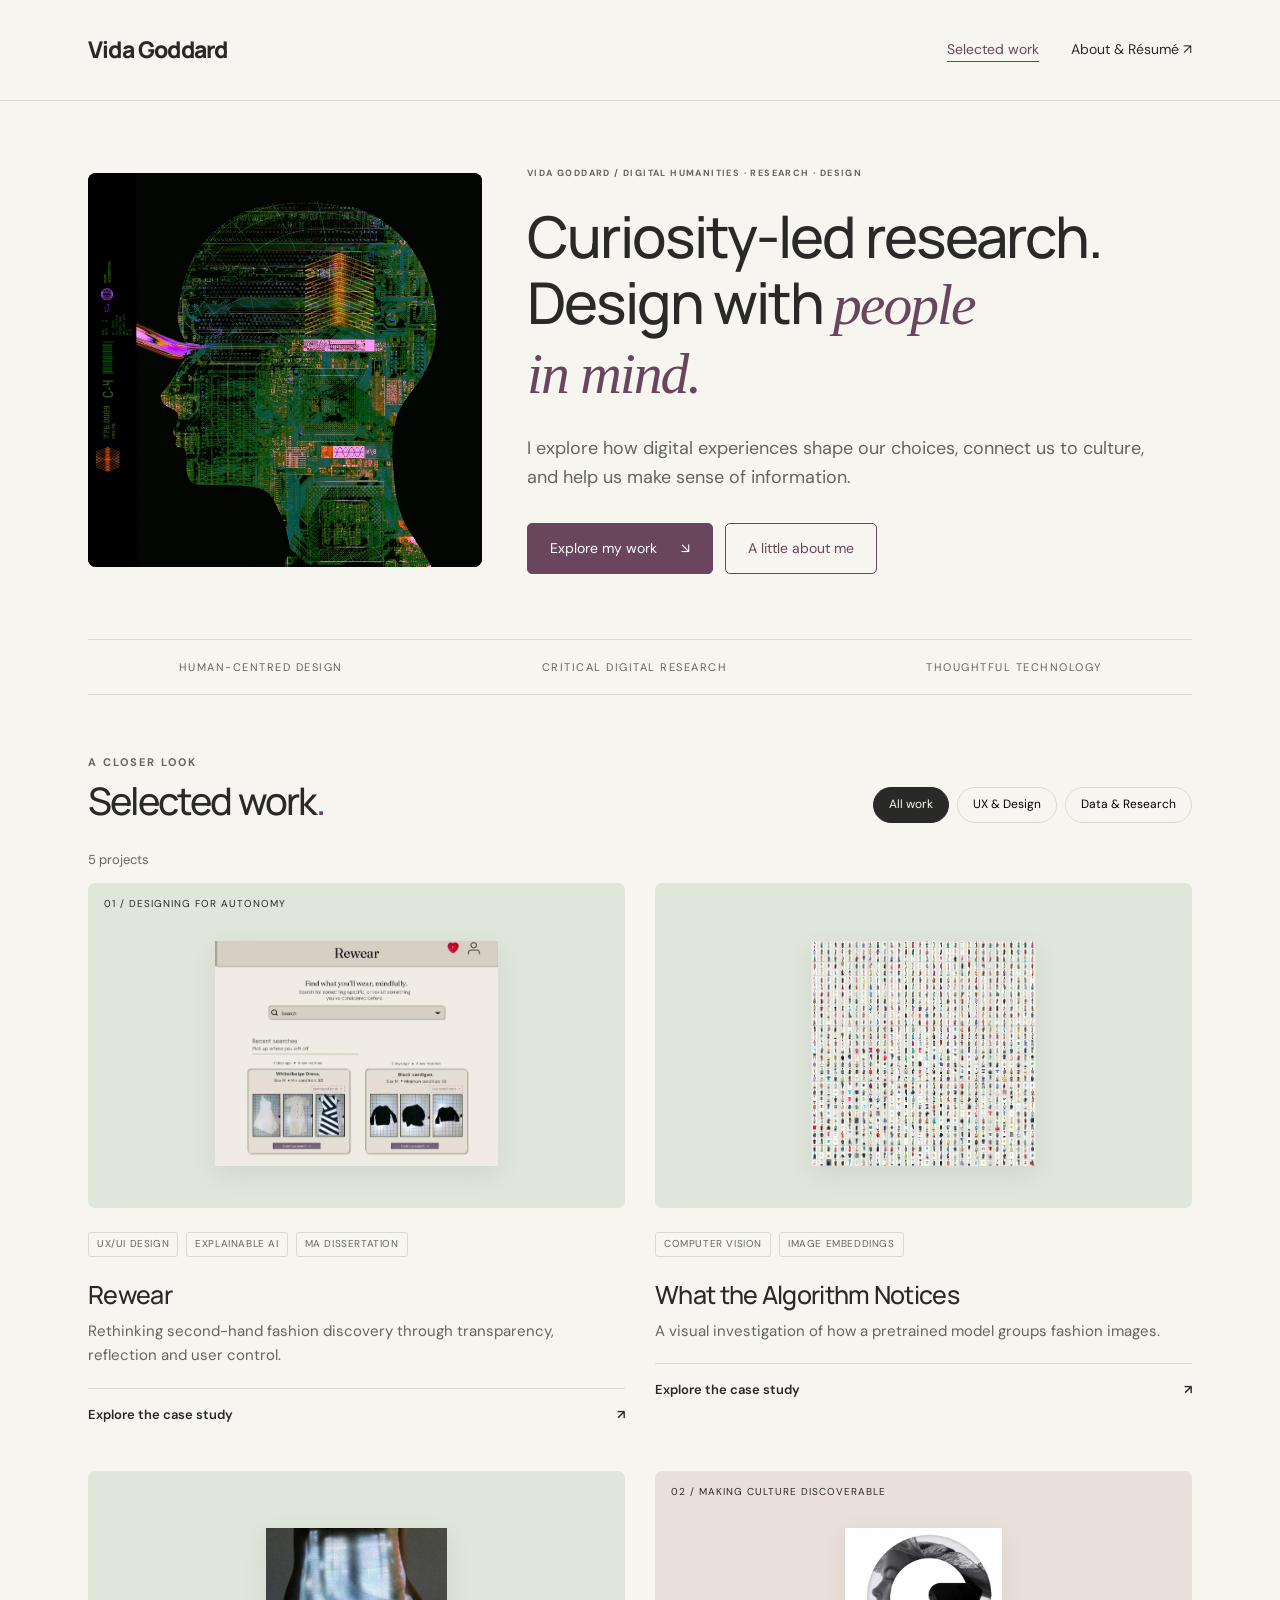
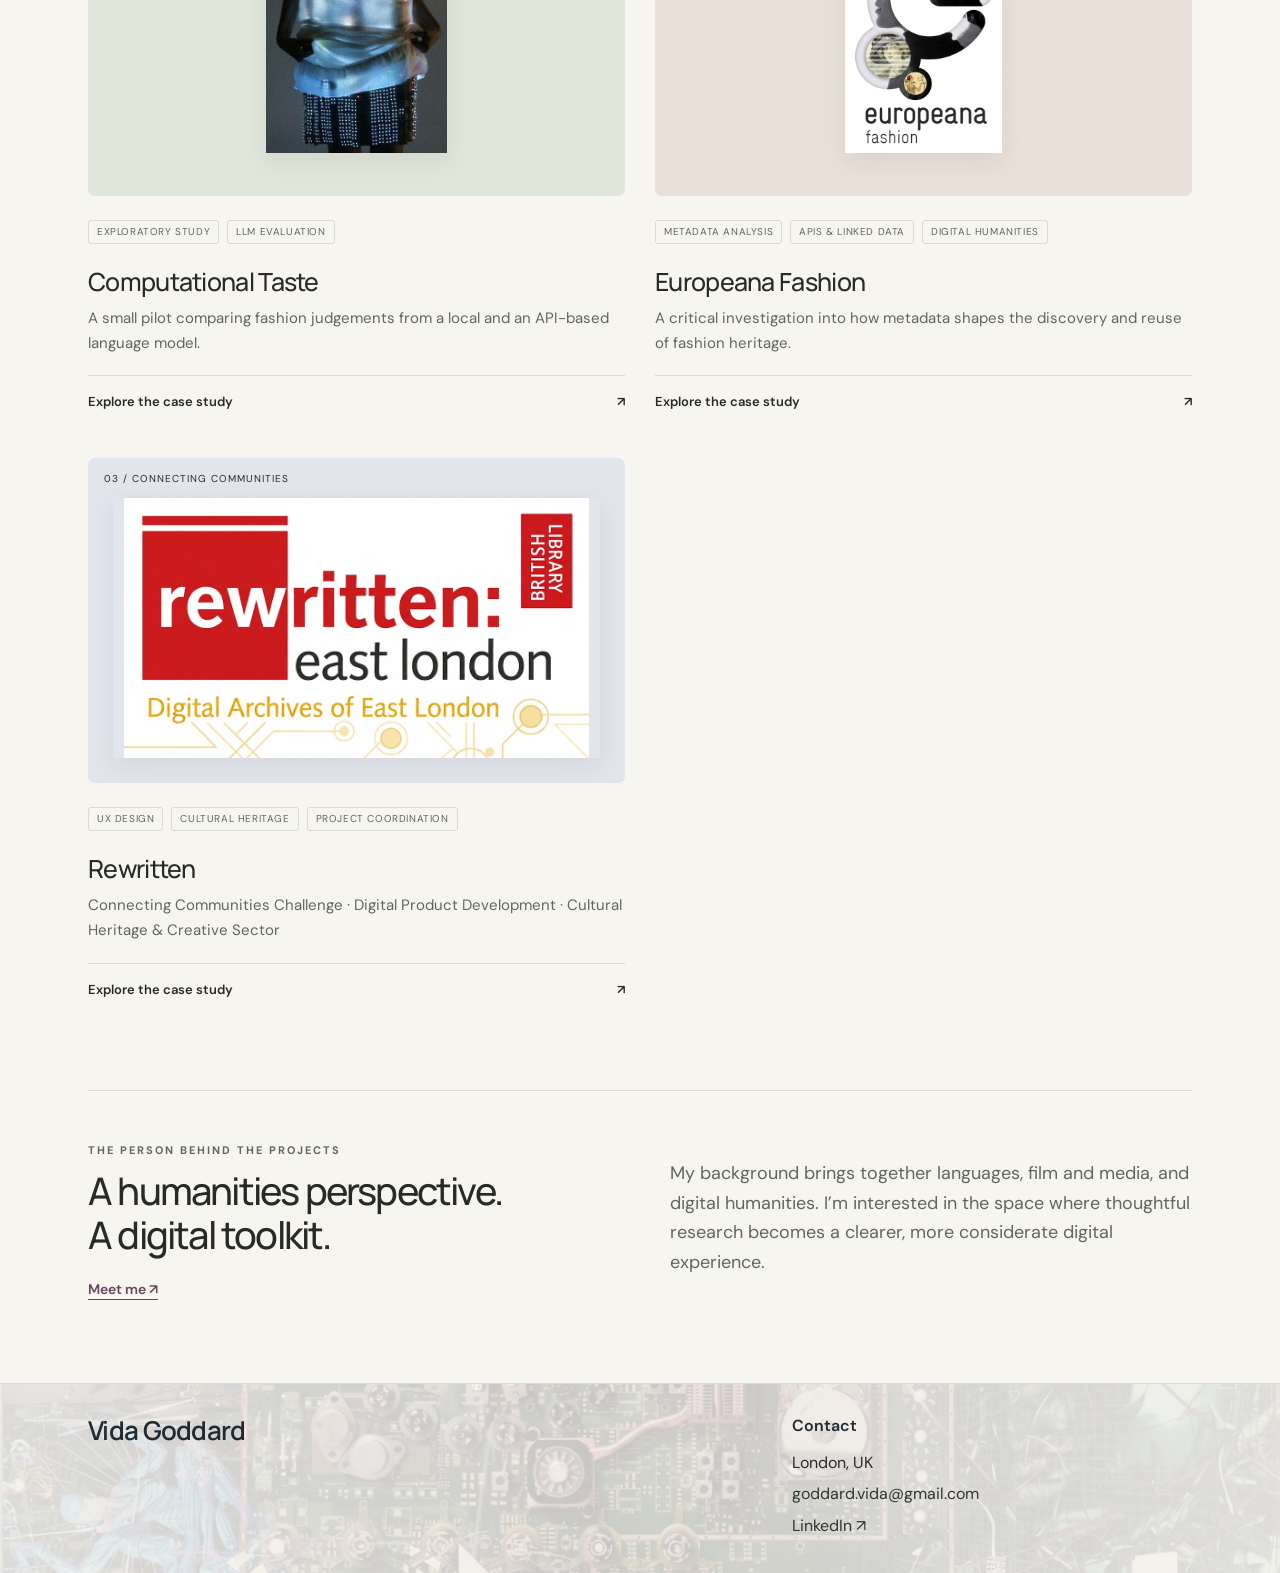
<file: index.html>
<!doctype html>
<html lang="en">
  <head>
    <meta charset="utf-8">
    <meta name="viewport" content="width=device-width,initial-scale=1">
    <meta name="description" content="Vida Goddard's portfolio: human-centred design, explainable AI and digital humanities research.">
    <title>Vida Goddard — Research & Design</title>
    <link rel="stylesheet" href="style.css">
    <script src="script.js" defer>
    </script>
  </head>
  <body><a class="skip" href="#main">Skip to content</a>
    <header>
      <div class="wrap nav"><a class="brand" href="index.html" aria-label="Vida Goddard home">Vida Goddard</a>
        <nav aria-label="Main navigation"><a href="index.html" aria-current="page">Selected work</a>
          <a href="about.html">About & Résumé ↗</a>
        </nav>
      </div>
    </header>
    <main id="main" class="wrap">
      <section class="hero hero-with-portrait">
        <div class="hero-portrait"><img src="assets/human-circuitry.png" alt="Human silhouette filled with digital circuitry" width="750" height="750">
        </div>
        <div class="hero-copy">
          <div class="eyebrow">Vida Goddard / Digital humanities · Research · Design</div>
          <h1>Curiosity-led research.<br>Design with <em>people<br>in mind.</em>
          </h1>
          <p class="intro">I explore how digital experiences shape our choices, connect us to culture, and help us make sense of information.</p>
          <div class="actions"><a class="button" href="#work">Explore my work <span aria-hidden="true">↘</span></a>
            <a class="button secondary" href="about.html">A little about me</a>
          </div>
        </div>
      </section>
      <div class="ticker"><span>Human-centred design</span>
        <span>Critical digital research</span>
        <span>Thoughtful technology</span>
      </div>
      <section id="work" aria-labelledby="work-heading">
        <div class="section-head">
          <div>
            <div class="eyebrow">A closer look</div>
            <h2 id="work-heading">Selected work<span style="color:var(--plum)">.</span>
            </h2>
          </div>
          <div class="filters" aria-label="Filter projects"><button class="filter" data-filter="all" aria-pressed="true">All work</button><button class="filter" data-filter="design" aria-pressed="false">UX & Design</button><button class="filter" data-filter="research" aria-pressed="false">Data & Research</button>
          </div>
        </div>
        <p id="filter-status" class="small" role="status">5 projects</p>
        <div class="projects">
          <article class="project" data-category="design research"><a class="project-image" href="rewear.html"><span class="project-number">01 / DESIGNING FOR AUTONOMY</span><img src="assets/rewear-home.jpg" alt="Rewear Figma homepage showing intentional search and previous searches" width="700" height="500"></a>
            <div class="tags"><span class="tag">UX/UI Design</span>
              <span class="tag">Explainable AI</span>
              <span class="tag">MA Dissertation</span>
            </div>
            <h3>Rewear</h3>
            <p>Rethinking second-hand fashion discovery through transparency, reflection and user control.</p><a class="case-link" href="rewear.html">Explore the case study <span aria-hidden="true">↗</span></a>
          </article>
          <article class="project" data-category="research">
            <a class="project-image" href="what-the-algorithm-notices.html">
            <img src="assets/fashion-sprite-sheet.png" alt="Grid of fashion catalogue images" loading="lazy">
            </a>
            <div class="tags"><span class="tag">Computer Vision</span>
              <span class="tag">Image Embeddings</span>
            </div>
            <h3>What the Algorithm Notices</h3>
            <p>A visual investigation of how a pretrained model groups fashion images.</p>
            <a class="case-link" href="what-the-algorithm-notices.html">Explore the case study <span aria-hidden="true">↗</span></a>
          </article>
          <article class="project" data-category="research">
            <a class="project-image" href="computational-taste.html">
            <img src="assets/computational-taste-cover.webp" alt="Fashion portrait with blue lighting" loading="lazy">            </a>
            <div class="tags"><span class="tag">Exploratory Study</span>
              <span class="tag">LLM Evaluation</span>
            </div>
            <h3>Computational Taste</h3>
            <p>A small pilot comparing fashion judgements from a local and an API-based language model.</p>
            <a class="case-link" href="computational-taste.html">Explore the case study <span aria-hidden="true">↗</span></a>
          </article>
          <article class="project" data-category="research"><a class="project-image archive" href="europeana.html"><span class="project-number">02 / MAKING CULTURE DISCOVERABLE</span><img src="assets/europeana-cover.jpg" alt="Europeana Fashion cover with archival fashion portraits in a sculptural letterform" width="864" height="1240"></a>
            <div class="tags"><span class="tag">Metadata analysis</span>
              <span class="tag">APIs & Linked Data</span>
              <span class="tag">Digital Humanities</span>
            </div>
            <h3>Europeana Fashion</h3>
            <p>A critical investigation into how metadata shapes the discovery and reuse of fashion heritage.</p><a class="case-link" href="europeana.html">Explore the case study <span aria-hidden="true">↗</span></a>
          </article>
          <article class="project" data-category="design"><a class="project-image rewritten-cover" href="rewritten.html"><span class="project-number">03 / CONNECTING COMMUNITIES</span><img src="assets/rewritten-cover.png" loading="lazy" alt="Rewritten East London: Digital Archives of East London cover" width="1024" height="572"></a>
            <div class="tags"><span class="tag">UX Design</span>
              <span class="tag">Cultural Heritage</span>
              <span class="tag">Project Coordination</span>
            </div>
            <h3>Rewritten</h3>
            <p>Connecting Communities Challenge · Digital Product Development · Cultural Heritage &amp; Creative Sector</p><a class="case-link" href="rewritten.html">Explore the case study <span aria-hidden="true">↗</span></a>
          </article>
        </div>
      </section>
      <section class="about-strip">
        <div>
          <div class="eyebrow">The person behind the projects</div>
          <h2>A humanities perspective.<br>A digital toolkit.</h2><a class="text-link" href="about.html">Meet me ↗</a>
        </div>
        <p class="intro">My background brings together languages, film and media, and digital humanities. I’m interested in the space where thoughtful research becomes a clearer, more considerate digital experience.</p>
      </section>
    </main>
    <footer class="contact-footer minimal-contact">
      <div class="wrap footer-reference-grid">
        <div class="footer-identity">
          <h2>Vida Goddard</h2>
        </div>
        <div class="footer-contact-column">
          <h3>Contact</h3>
          <address><span>London, UK</span><a href="mailto:goddard.vida@gmail.com">goddard.vida@gmail.com</a>
            <a href="https://www.linkedin.com/in/vida-goddard-931a6939b" target="_blank" rel="noopener noreferrer" aria-label="Vida Goddard on LinkedIn">LinkedIn ↗</a>
          </address>
        </div>
      </div>
    </footer>
  </body>
</html>
</file>
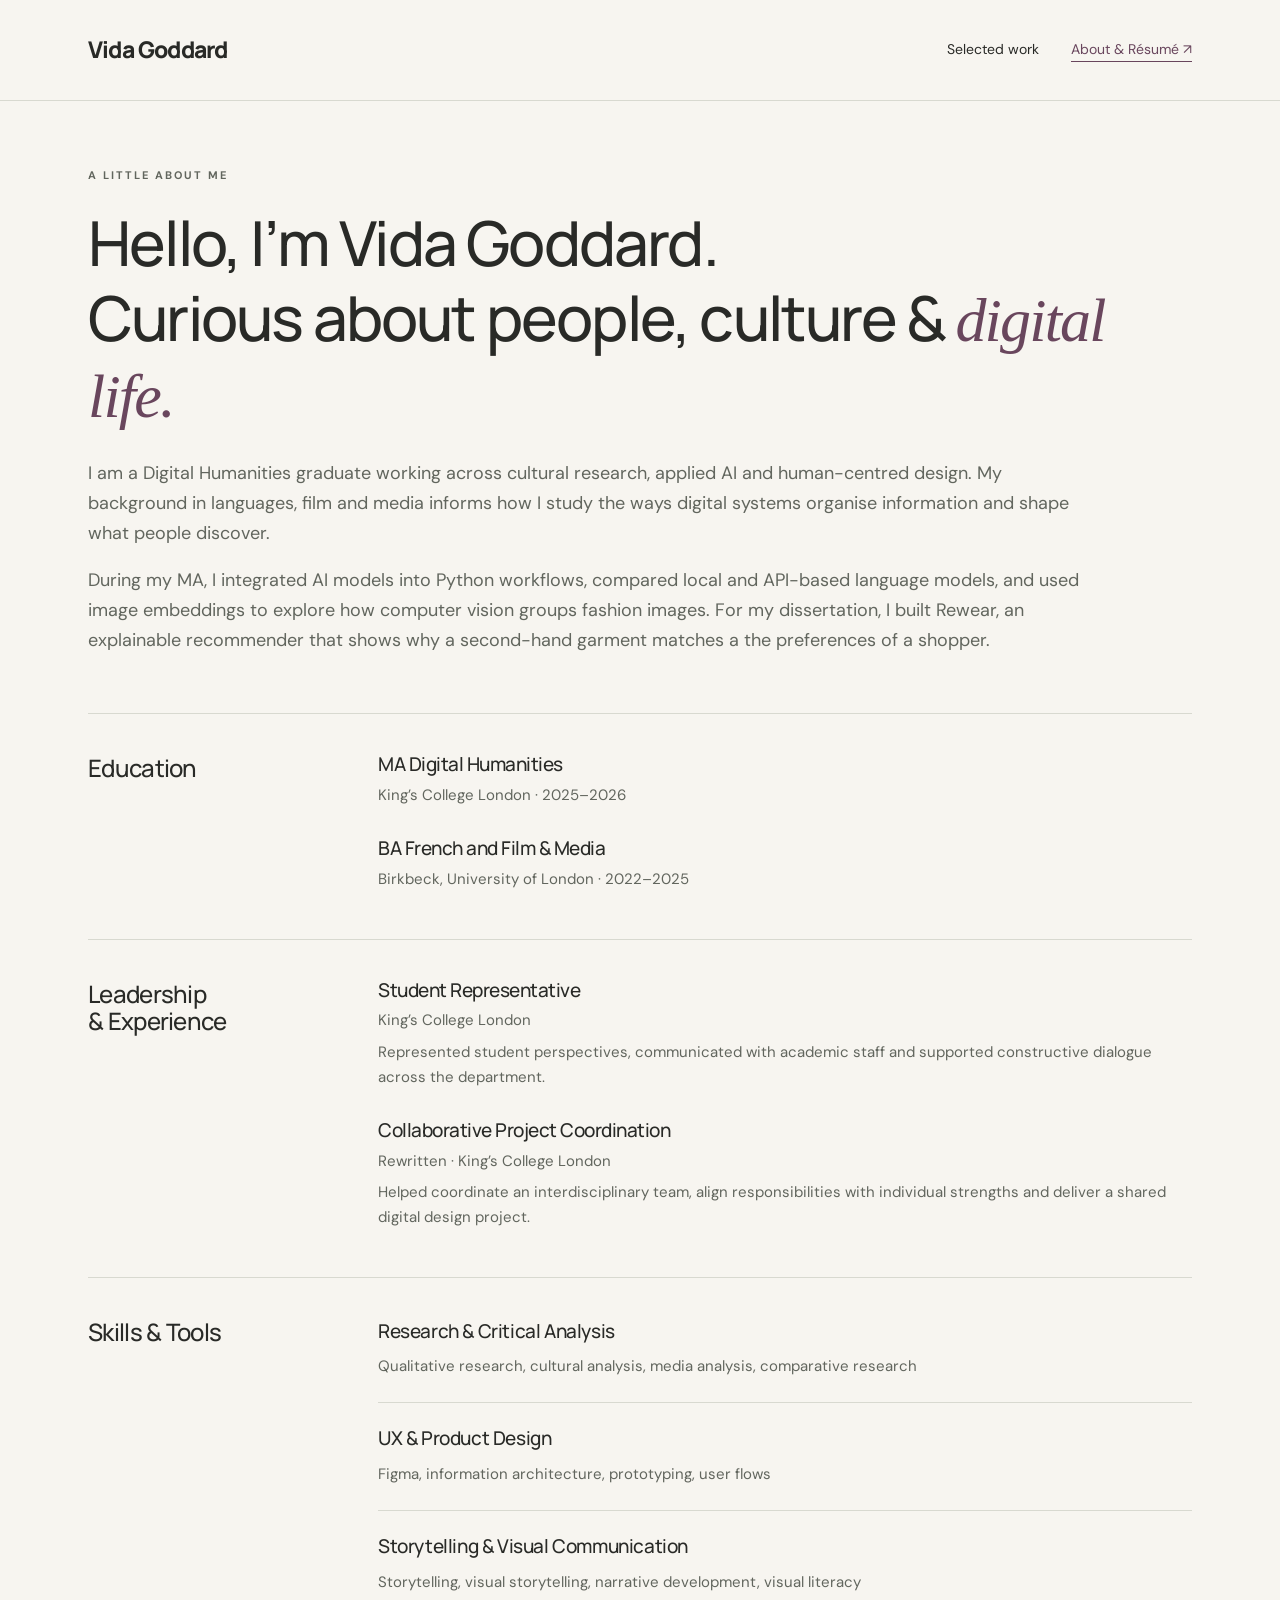
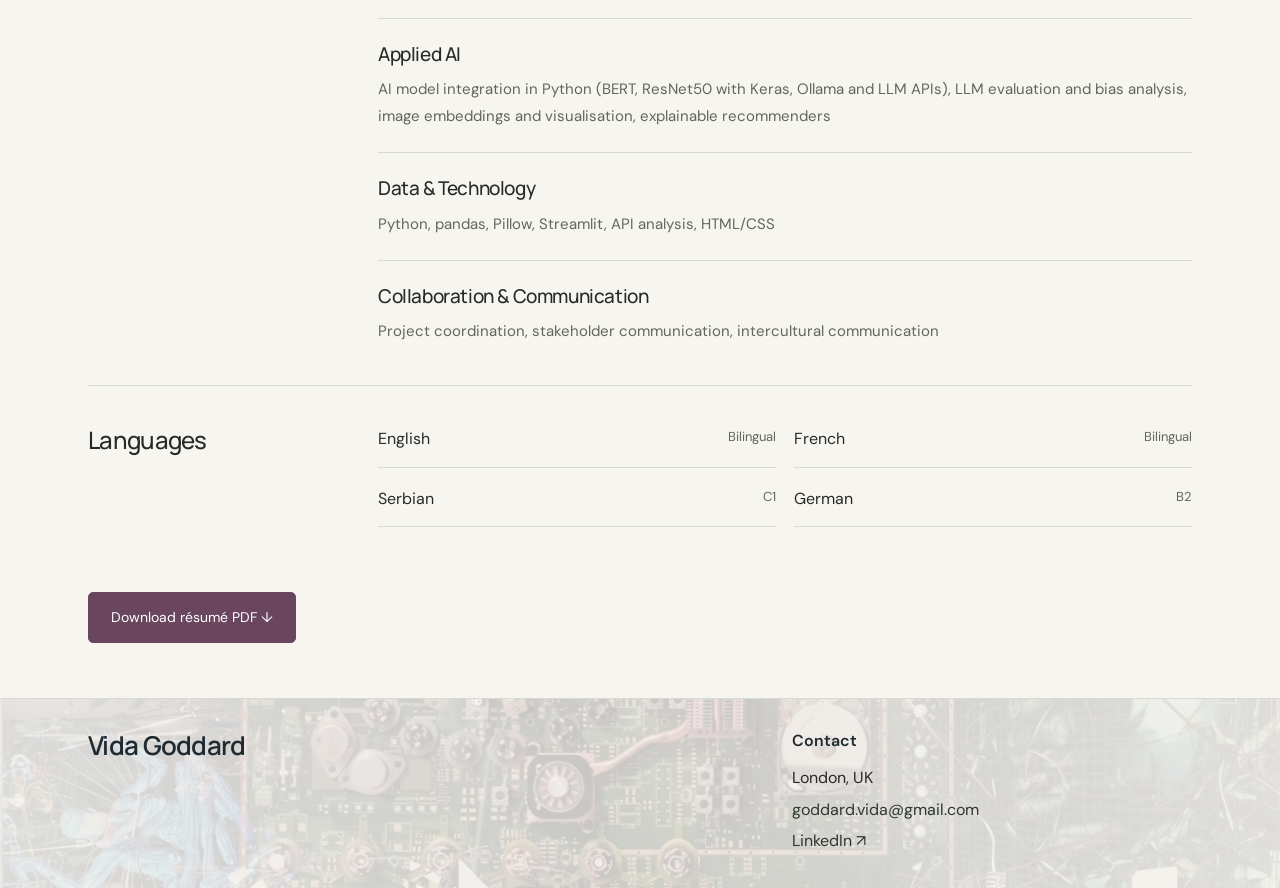
<file: about.html>
<!doctype html>
<html lang="en">
  <head>
    <meta charset="utf-8">
    <meta name="viewport" content="width=device-width,initial-scale=1">
    <meta name="description" content="About Vida Goddard: education, experience, skills and languages across digital humanities and human-centred design.">
    <title>About & Résumé — Vida Goddard</title>
    <link rel="stylesheet" href="style.css">
    <script src="script.js" defer>
    </script>
  </head>
  <body>
    <a class="skip" href="#main">Skip to content</a>
    <header>
      <div class="wrap nav">
        <a class="brand" href="index.html" aria-label="Vida Goddard home">Vida Goddard</a>
        <nav aria-label="Main navigation">
          <a href="index.html#work">Selected work</a>
          <a href="about.html" aria-current="page">About & Résumé ↗</a>
        </nav>
      </div>
    </header>
    <main id="main" class="wrap">
      <section class="about-hero about-introduction">
        <div class="eyebrow">A little about me</div>
        <h1>Hello, I’m Vida Goddard.<br>Curious about people, culture & <em>digital life.</em>
        </h1>
        <p class="intro">I am a Digital Humanities graduate working across cultural research, applied AI and human-centred design. My background in languages, film and media informs how I study the ways digital systems organise information and shape what people discover.</p>
        <p class="intro">During my MA, I integrated AI models into Python workflows, compared local and API-based language models, and used image embeddings to explore how computer vision groups fashion images. For my dissertation, I built Rewear, an explainable recommender that shows why a second-hand garment matches a the preferences of a shopper.</p>
      </section>
      <section class="resume">
        <h2>Education</h2>
        <div>
          <div class="entry">
            <h3>MA Digital Humanities</h3>
            <p>King’s College London · 2025–2026</p>
          </div>
          <div class="entry">
            <h3>BA French and Film & Media</h3>
            <p>Birkbeck, University of London · 2022–2025</p>
          </div>
        </div>
      </section>
      <section class="resume">
        <h2>Leadership<br>& Experience</h2>
        <div>
          <div class="entry">
            <h3>Student Representative</h3>
            <p>King’s College London</p>
            <p>Represented student perspectives, communicated with academic staff and supported constructive dialogue across the department.</p>
          </div>
          <div class="entry">
            <h3>Collaborative Project Coordination</h3>
            <p>Rewritten · King’s College London</p>
            <p>Helped coordinate an interdisciplinary team, align responsibilities with individual strengths and deliver a shared digital design project.</p>
          </div>
        </div>
      </section>
      <section class="resume">
        <h2>Skills & Tools</h2>
        <dl class="skill-categories">
          <div>
            <dt>Research &amp; Critical Analysis</dt>
            <dd>Qualitative research, cultural analysis, media analysis, comparative research</dd>
          </div>
          <div>
            <dt>UX &amp; Product Design</dt>
            <dd>Figma, information architecture, prototyping, user flows</dd>
          </div>
          <div>
            <dt>Storytelling &amp; Visual Communication</dt>
            <dd>Storytelling, visual storytelling, narrative development, visual literacy</dd>
          </div>
          <div>
            <dt>Applied AI</dt>
            <dd>AI model integration in Python (BERT, ResNet50 with Keras, Ollama and LLM APIs), LLM evaluation and bias analysis, image embeddings and visualisation, explainable recommenders</dd>
          </div>
          <div>
            <dt>Data &amp; Technology</dt>
            <dd>Python, pandas, Pillow, Streamlit, API analysis, HTML/CSS</dd>
          </div>
          <div>
            <dt>Collaboration &amp; Communication</dt>
            <dd>Project coordination, stakeholder communication, intercultural communication</dd>
          </div>
        </dl>
      </section>
      <section class="resume">
        <h2>Languages</h2>
        <div class="languages">
          <div>English <span>Bilingual</span>
          </div>
          <div>French <span>Bilingual</span>
          </div>
          <div>Serbian <span>C1</span>
          </div>
          <div>German <span>B2</span>
          </div>
        </div>
      </section>
      <div class="resume-download">
        <a class="button" href="assets/Vida-Goddard-Resume.pdf" download="Vida-Goddard-Resume.pdf">Download résumé PDF ↓</a>
      </div>
    </main>
    <footer class="contact-footer minimal-contact">
      <div class="wrap footer-reference-grid">
        <div class="footer-identity">
          <h2>Vida Goddard</h2>
        </div>
        <div class="footer-contact-column">
          <h3>Contact</h3>
          <address>
            <span>London, UK</span>
            <a href="mailto:goddard.vida@gmail.com">goddard.vida@gmail.com</a>
            <a href="https://www.linkedin.com/in/vida-goddard-931a6939b" target="_blank" rel="noopener noreferrer" aria-label="Vida Goddard on LinkedIn">LinkedIn ↗</a>
          </address>
        </div>
      </div>
    </footer>
  </body>
</html>
</file>
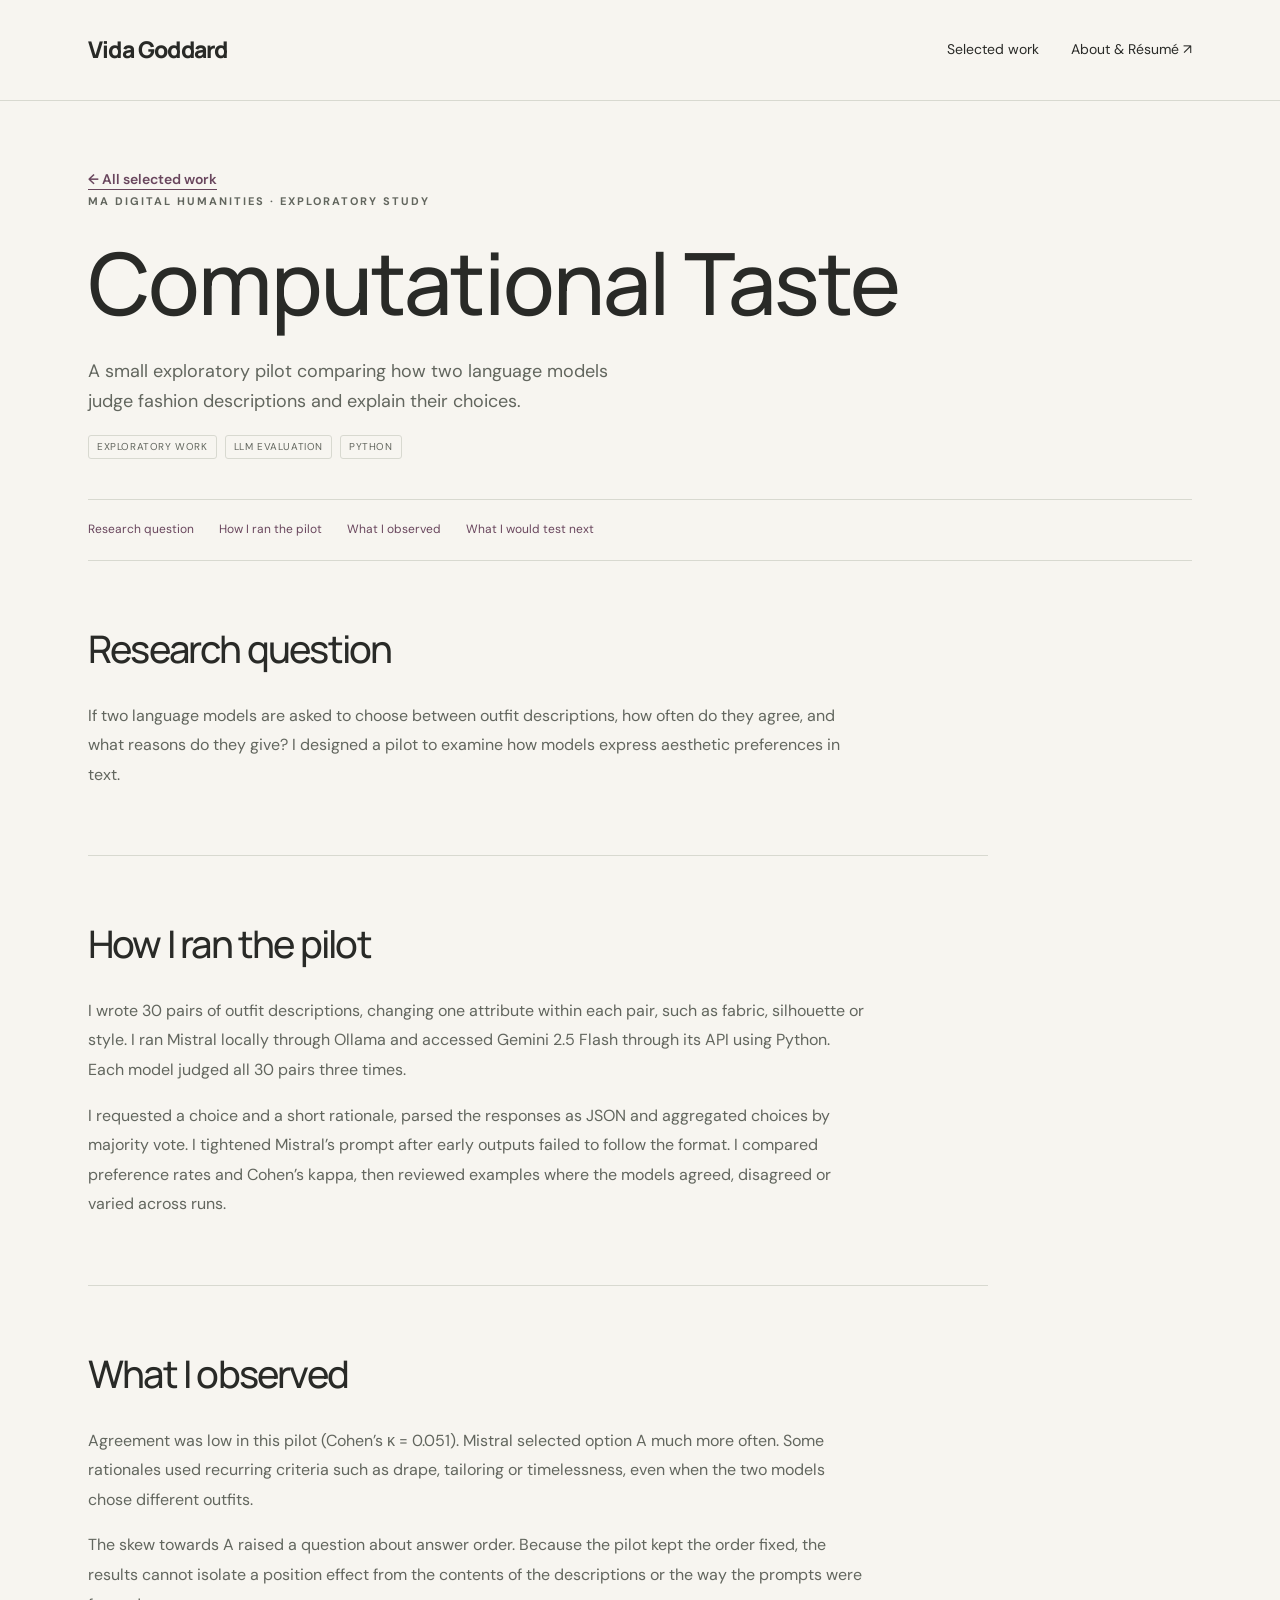
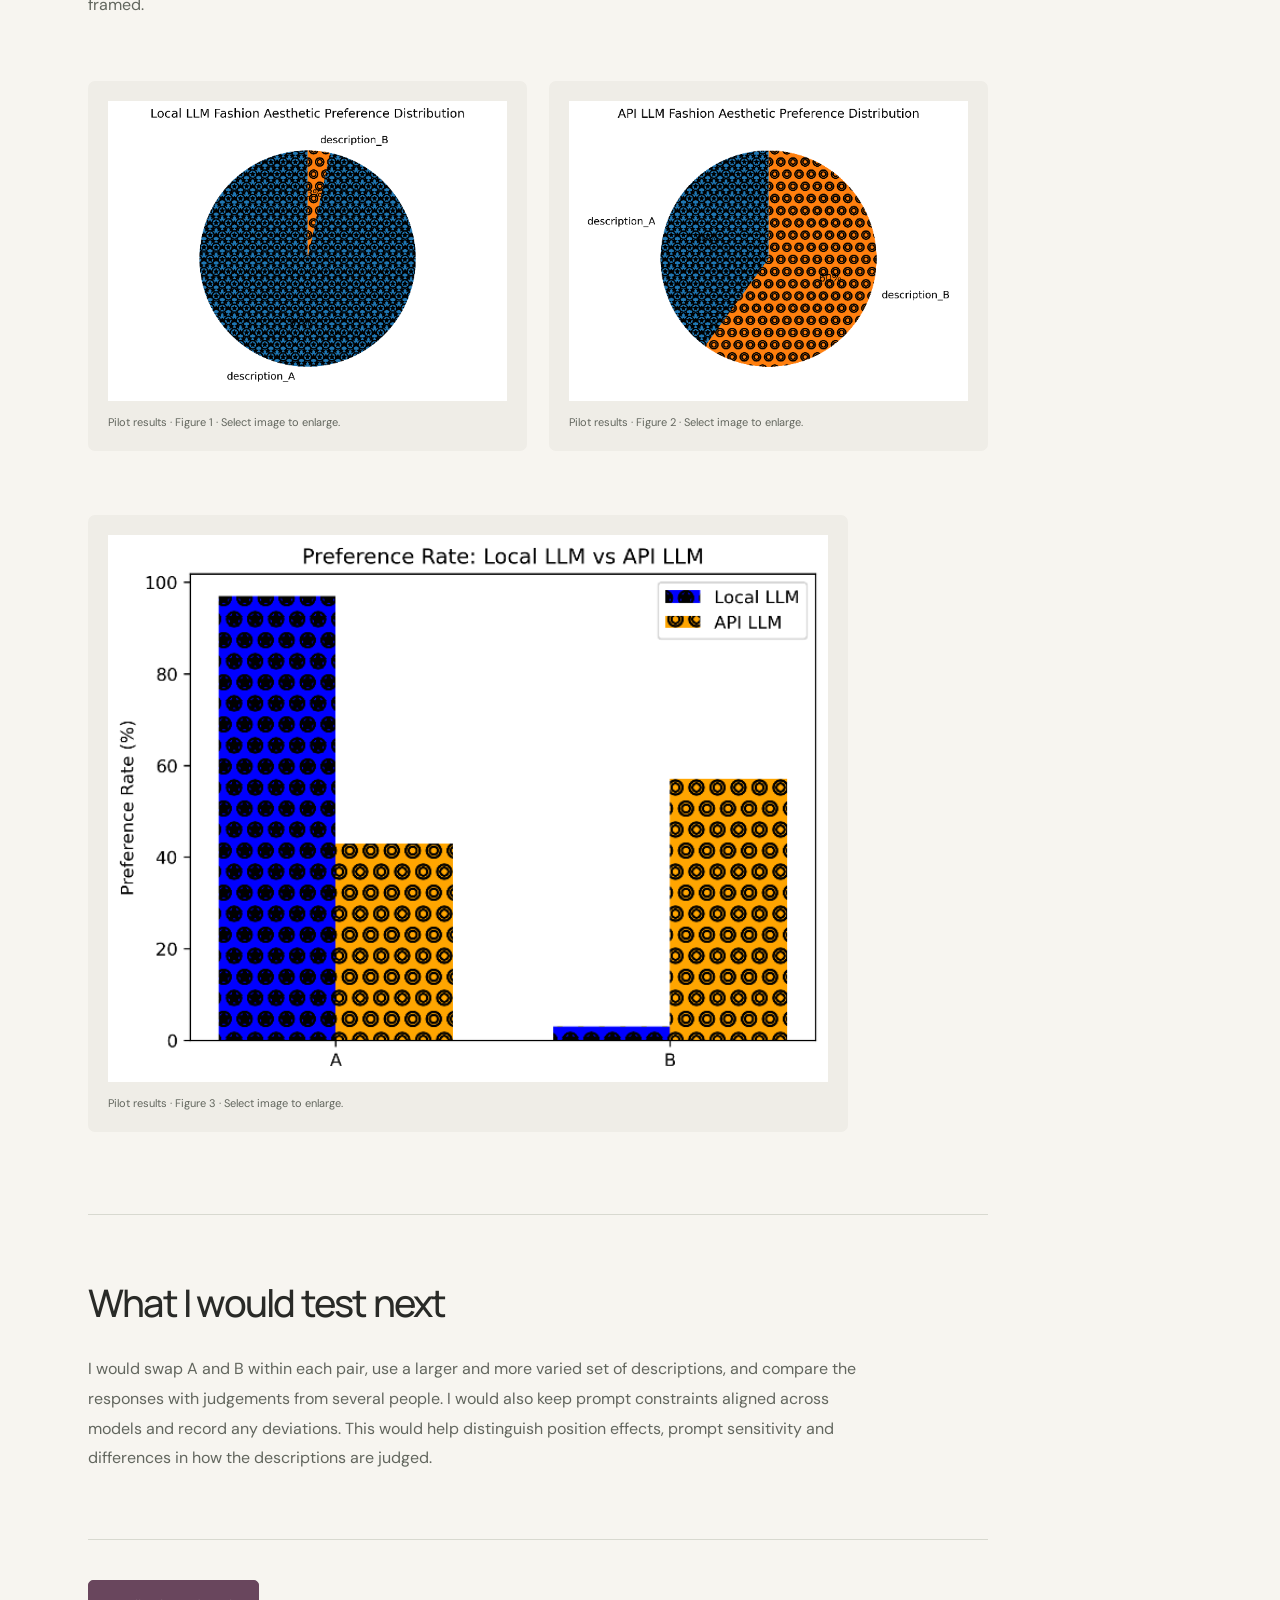
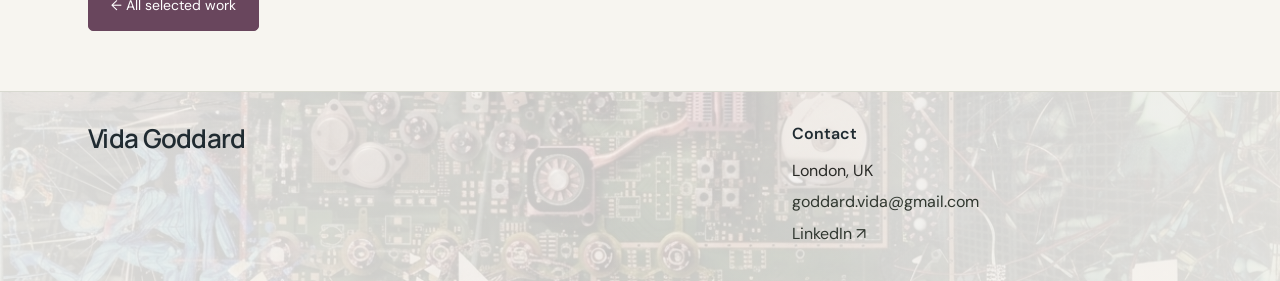
<file: computational-taste.html>
<!doctype html>
<html lang="en">
  <head>
    <meta charset="utf-8">
    <meta name="viewport" content="width=device-width,initial-scale=1">
    <meta name="description" content="A small exploratory pilot comparing how two language models judge fashion descriptions and explain their choices.">
    <title>Computational Taste — Vida Goddard</title>
    <link rel="stylesheet" href="style.css">
  </head>
  <body>
    <a class="skip" href="#main">Skip to content</a>
    <header>
      <div class="wrap nav"><a class="brand" href="index.html" aria-label="Vida Goddard home">Vida Goddard</a>
        <nav aria-label="Main navigation"><a href="index.html">Selected work</a>
          <a href="about.html">About & Résumé ↗</a>
        </nav>
      </div>
    </header>
    <main id="main" class="wrap project-detail">
      <section class="about-hero">
        <a class="text-link" href="index.html#work">← All selected work</a>
        <div class="eyebrow">MA Digital Humanities · Exploratory study</div>
        <h1>Computational Taste</h1>
        <p class="intro">A small exploratory pilot comparing how two language models judge fashion descriptions and explain their choices.</p>
        <div class="tags"><span class="tag">Exploratory work</span>
          <span class="tag">LLM evaluation</span>
          <span class="tag">Python</span>
        </div>
      </section>
      <nav class="case-nav" aria-label="Case study sections"><a href="#question">Research question</a>
        <a href="#method">How I ran the pilot</a>
        <a href="#findings">What I observed</a>
        <a href="#next">What I would test next</a>
      </nav>
      <section class="story-section" id="question">
        <h2>Research question</h2>
        <p>If two language models are asked to choose between outfit descriptions, how often do they agree, and what reasons do they give? I designed a pilot to examine how models express aesthetic preferences in text.</p>
      </section>
      <section class="story-section" id="method">
        <h2>How I ran the pilot</h2>
        <p>I wrote 30 pairs of outfit descriptions, changing one attribute within each pair, such as fabric, silhouette or style. I ran Mistral locally through Ollama and accessed Gemini 2.5 Flash through its API using Python. Each model judged all 30 pairs three times.</p>
        <p>I requested a choice and a short rationale, parsed the responses as JSON and aggregated choices by majority vote. I tightened Mistral’s prompt after early outputs failed to follow the format. I compared preference rates and Cohen’s kappa, then reviewed examples where the models agreed, disagreed or varied across runs.</p>
      </section>
      <section class="story-section" id="findings">
        <h2>What I observed</h2>
        <p>Agreement was low in this pilot (Cohen’s κ = 0.051). Mistral selected option A much more often. Some rationales used recurring criteria such as drape, tailoring or timelessness, even when the two models chose different outfits.</p>
        <p>The skew towards A raised a question about answer order. Because the pilot kept the order fixed, the results cannot isolate a position effect from the contents of the descriptions or the way the prompts were framed.</p>
        <div class="linked-figure-pair">
          <figure>
            <a href="assets/taste-figure-1.png" target="_blank" rel="noopener noreferrer">
            <img src="assets/taste-figure-1.png" alt="Figure 1 from the Computational Taste report" loading="lazy">
            </a>
            <figcaption>Pilot results · Figure 1 · Select image to enlarge.</figcaption>
          </figure>
          <figure>
            <a href="assets/taste-figure-2.png" target="_blank" rel="noopener noreferrer">
            <img src="assets/taste-figure-2.png" alt="Figure 2 from the Computational Taste report" loading="lazy">
            </a>
            <figcaption>Pilot results · Figure 2 · Select image to enlarge.</figcaption>
          </figure>
        </div>
        <figure>
          <a href="assets/taste-figure-3.png" target="_blank" rel="noopener noreferrer">
          <img src="assets/taste-figure-3.png" alt="Figure 3 from the Computational Taste report" loading="lazy">
          </a>
          <figcaption>Pilot results · Figure 3 · Select image to enlarge.</figcaption>
        </figure>
      </section>
      <section class="story-section" id="next">
        <h2>What I would test next</h2>
        <p>I would swap A and B within each pair, use a larger and more varied set of descriptions, and compare the responses with judgements from several people. I would also keep prompt constraints aligned across models and record any deviations. This would help distinguish position effects, prompt sensitivity and differences in how the descriptions are judged.</p>
      </section>
      <div class="actions project-end">
        <a class="button" href="index.html#work">← All selected work</a>
      </div>
    </main>
    <footer class="contact-footer minimal-contact">
      <div class="wrap footer-reference-grid">
        <div class="footer-identity">
          <h2>Vida Goddard</h2>
        </div>
        <div class="footer-contact-column">
          <h3>Contact</h3>
          <address><span>London, UK</span><a href="mailto:goddard.vida@gmail.com">goddard.vida@gmail.com</a>
            <a href="https://www.linkedin.com/in/vida-goddard-931a6939b" target="_blank" rel="noopener noreferrer" aria-label="Vida Goddard on LinkedIn">LinkedIn ↗</a>
          </address>
        </div>
      </div>
    </footer>
  </body>
</html>
</file>
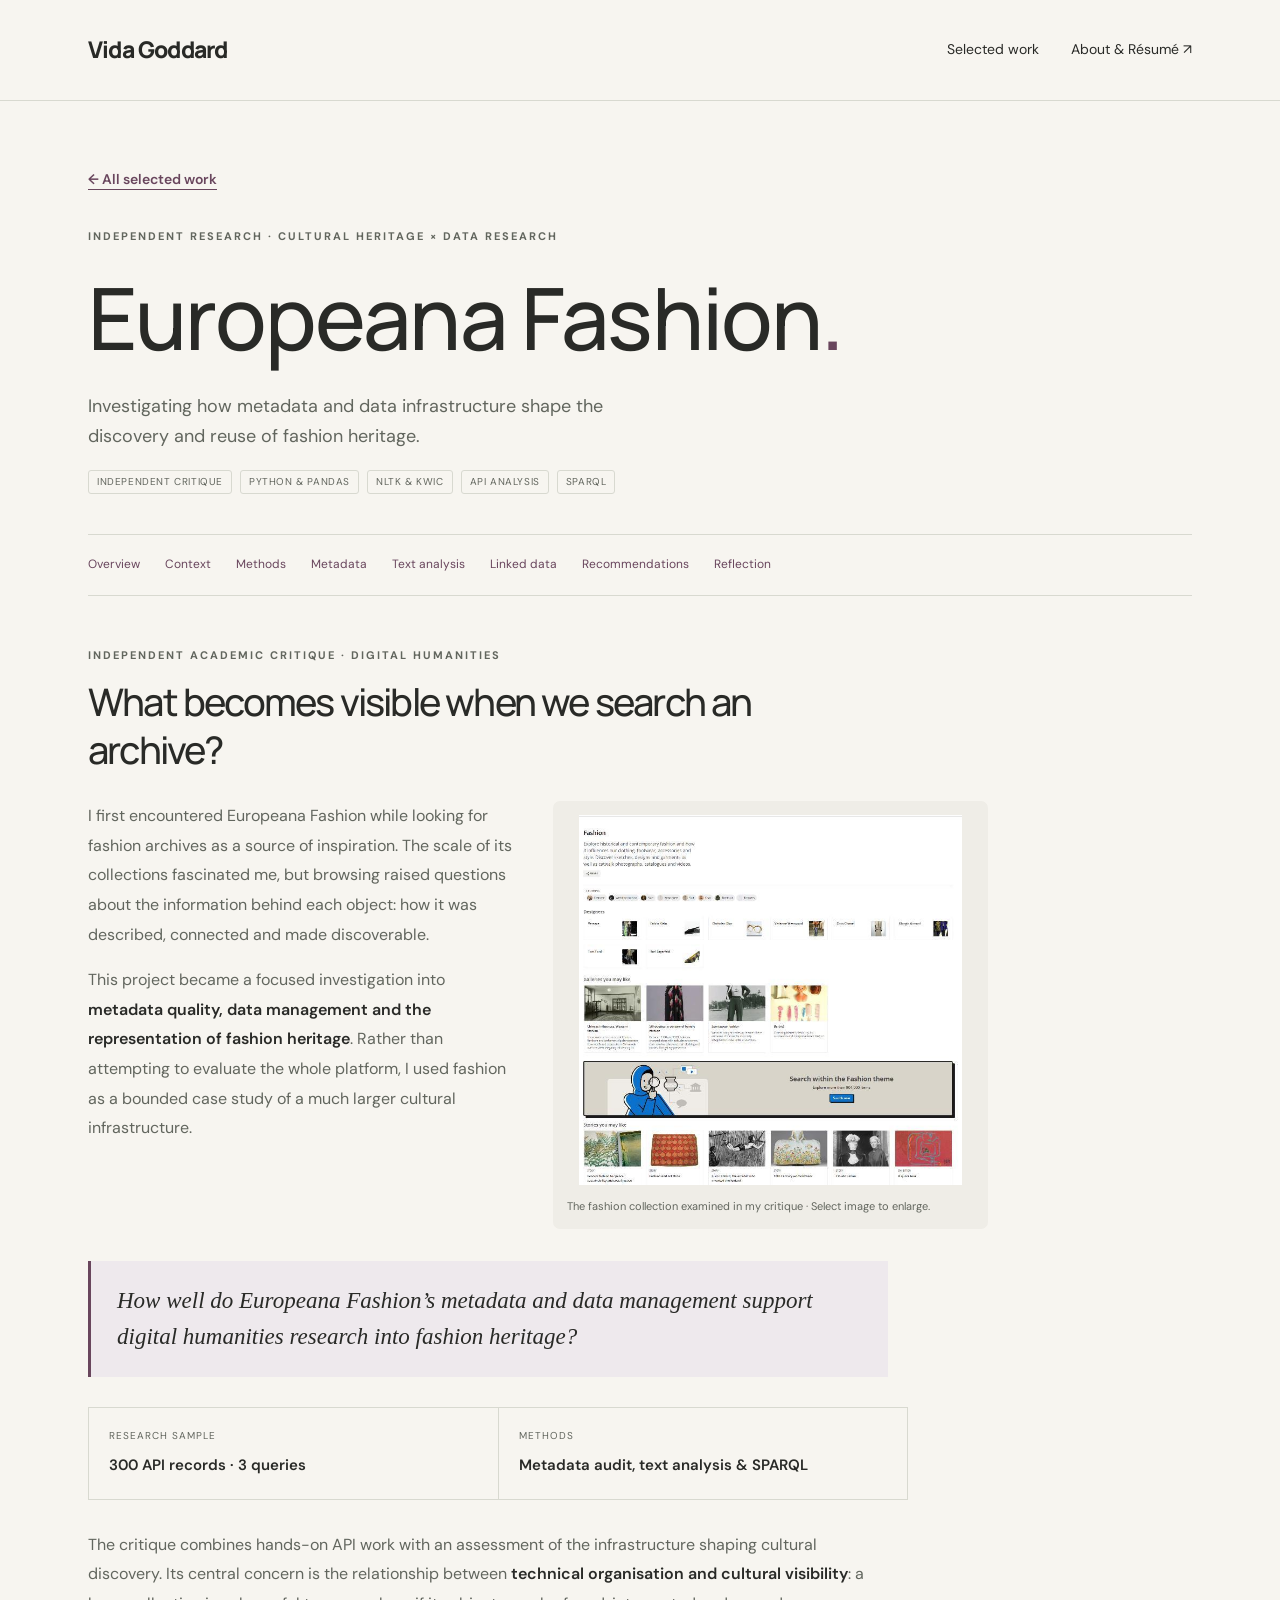
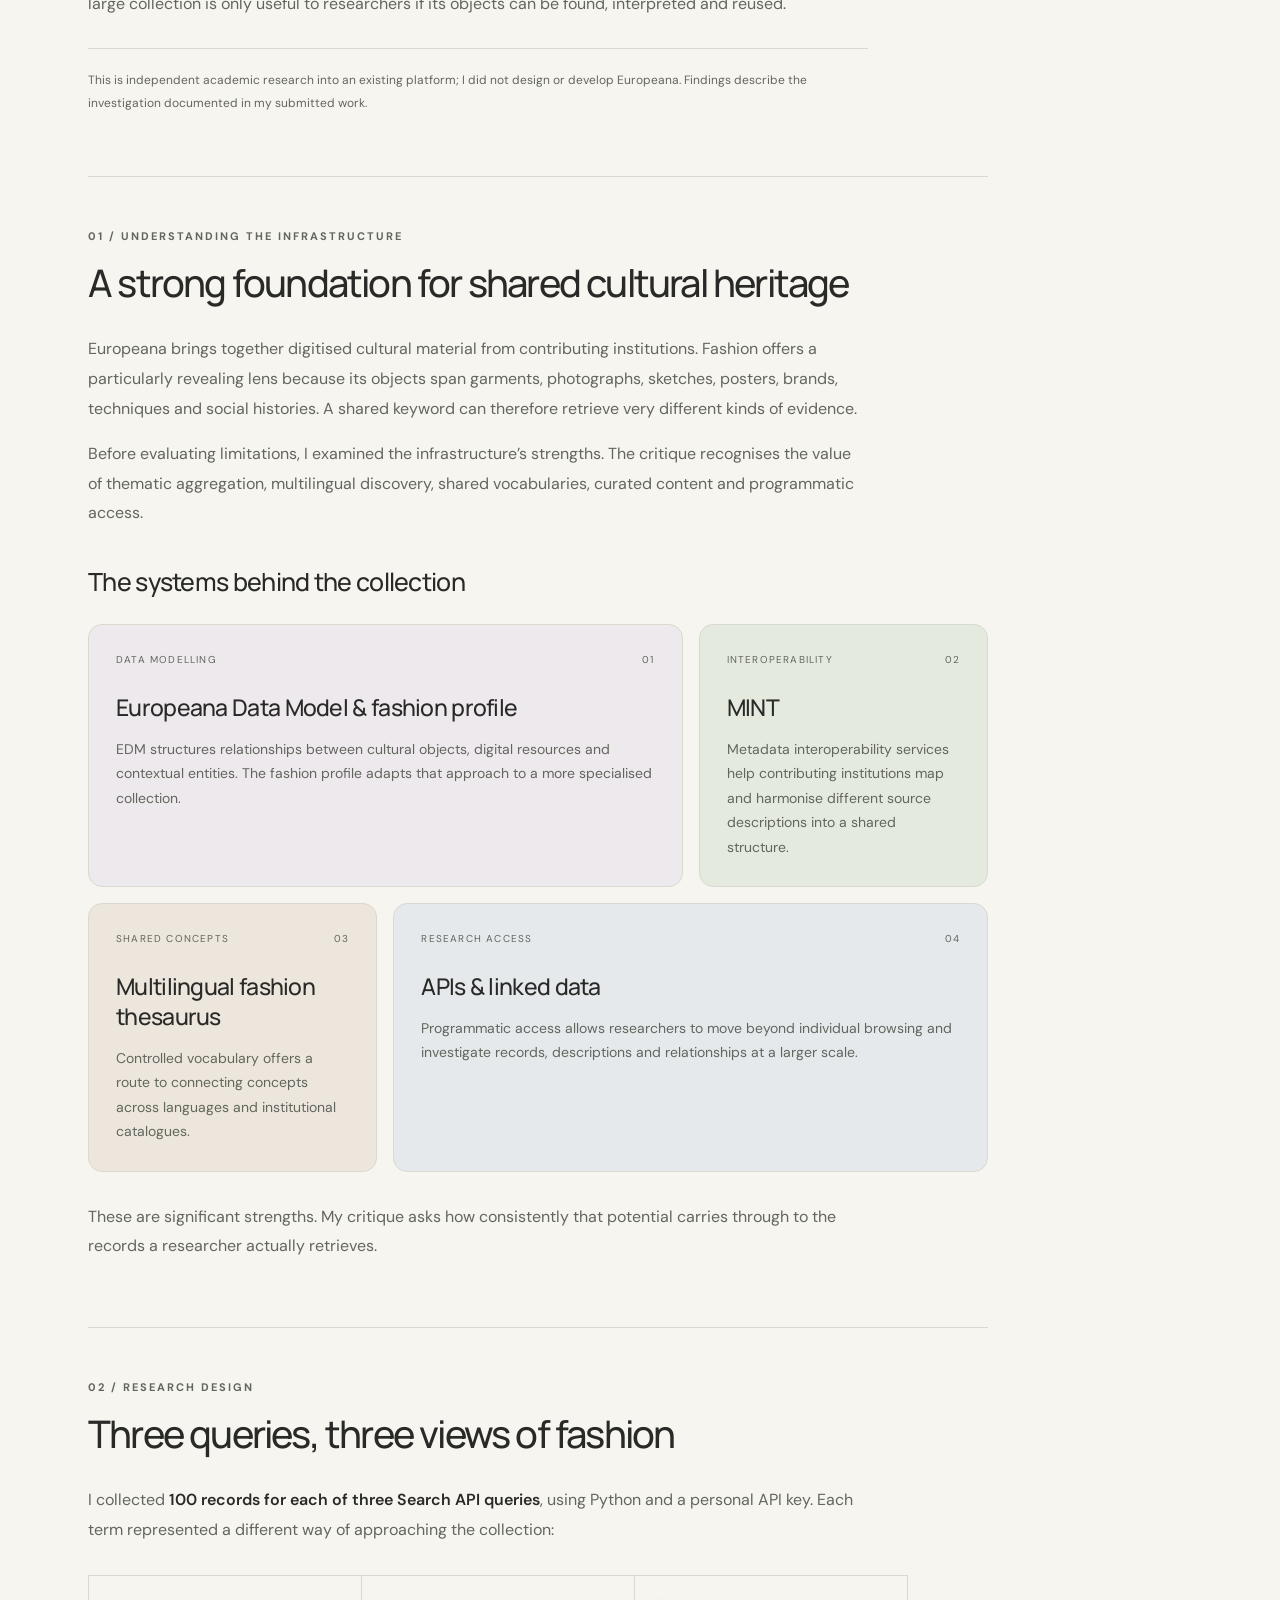
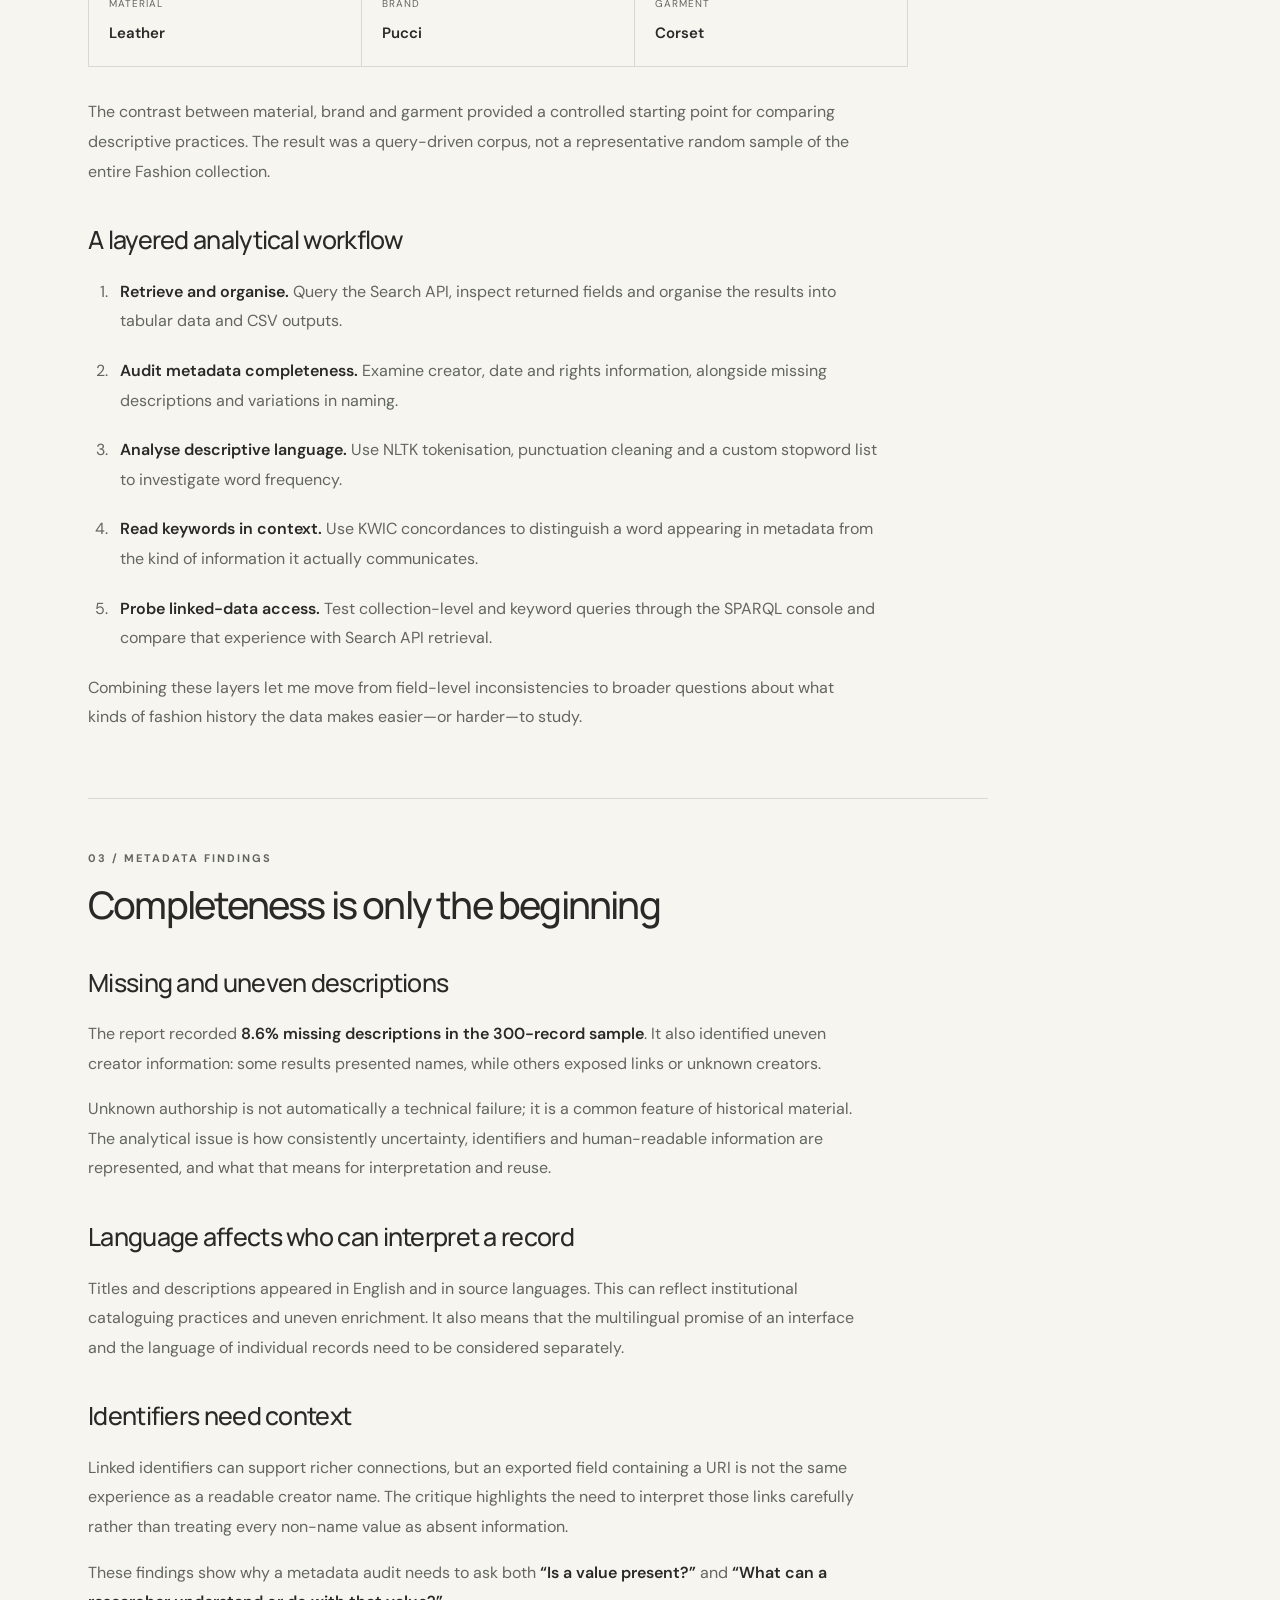
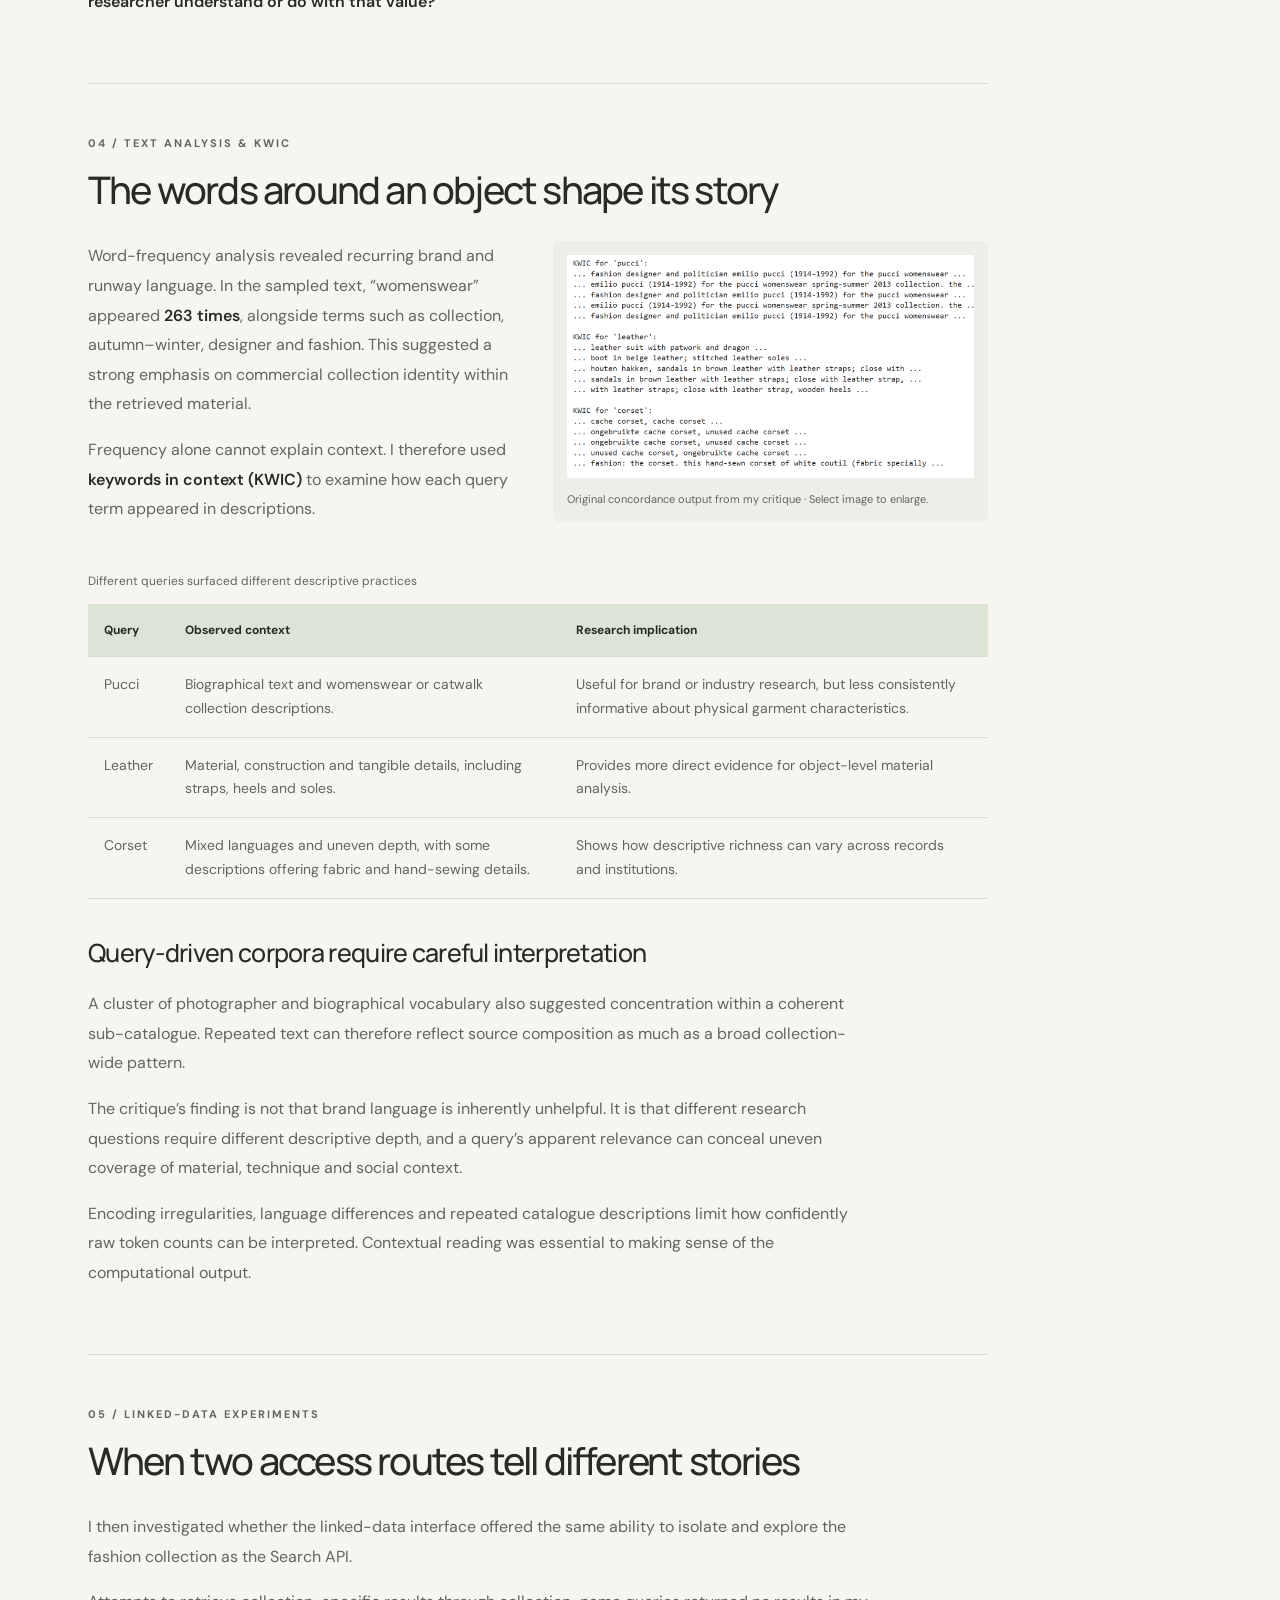
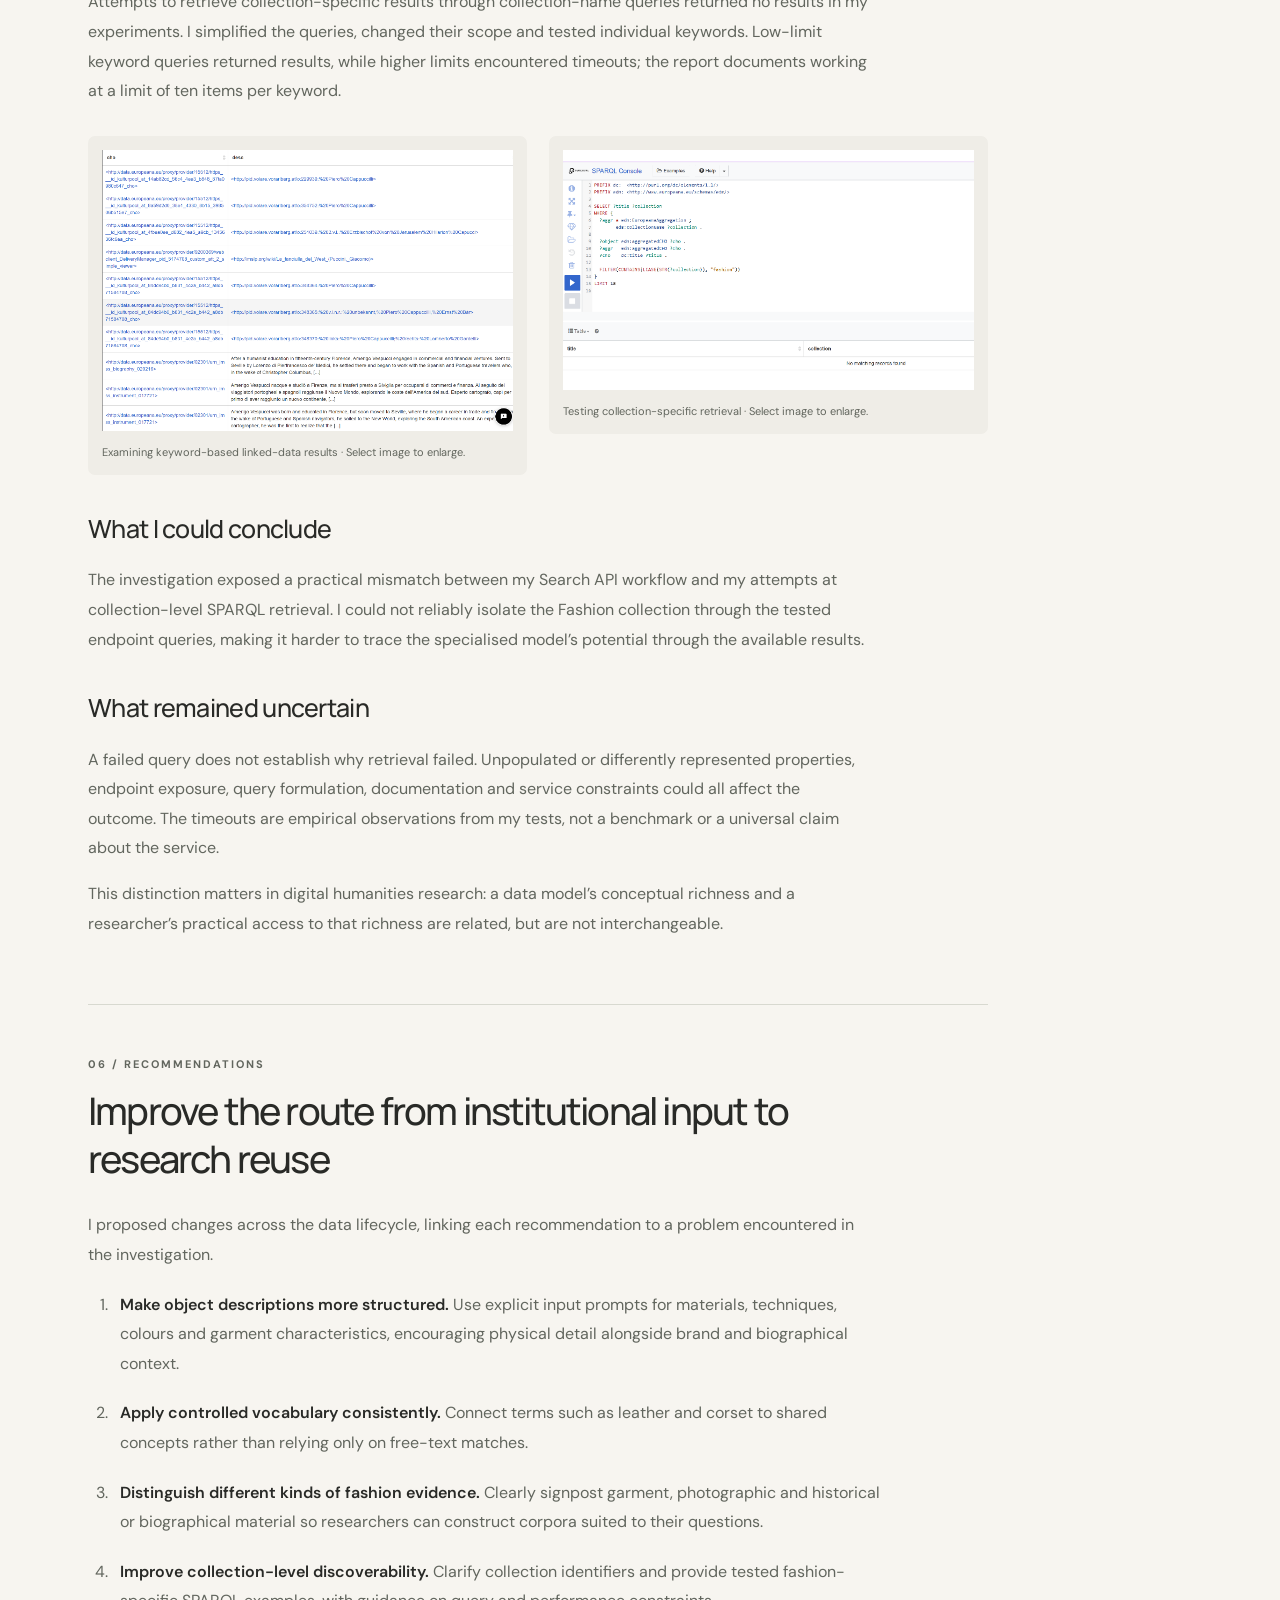
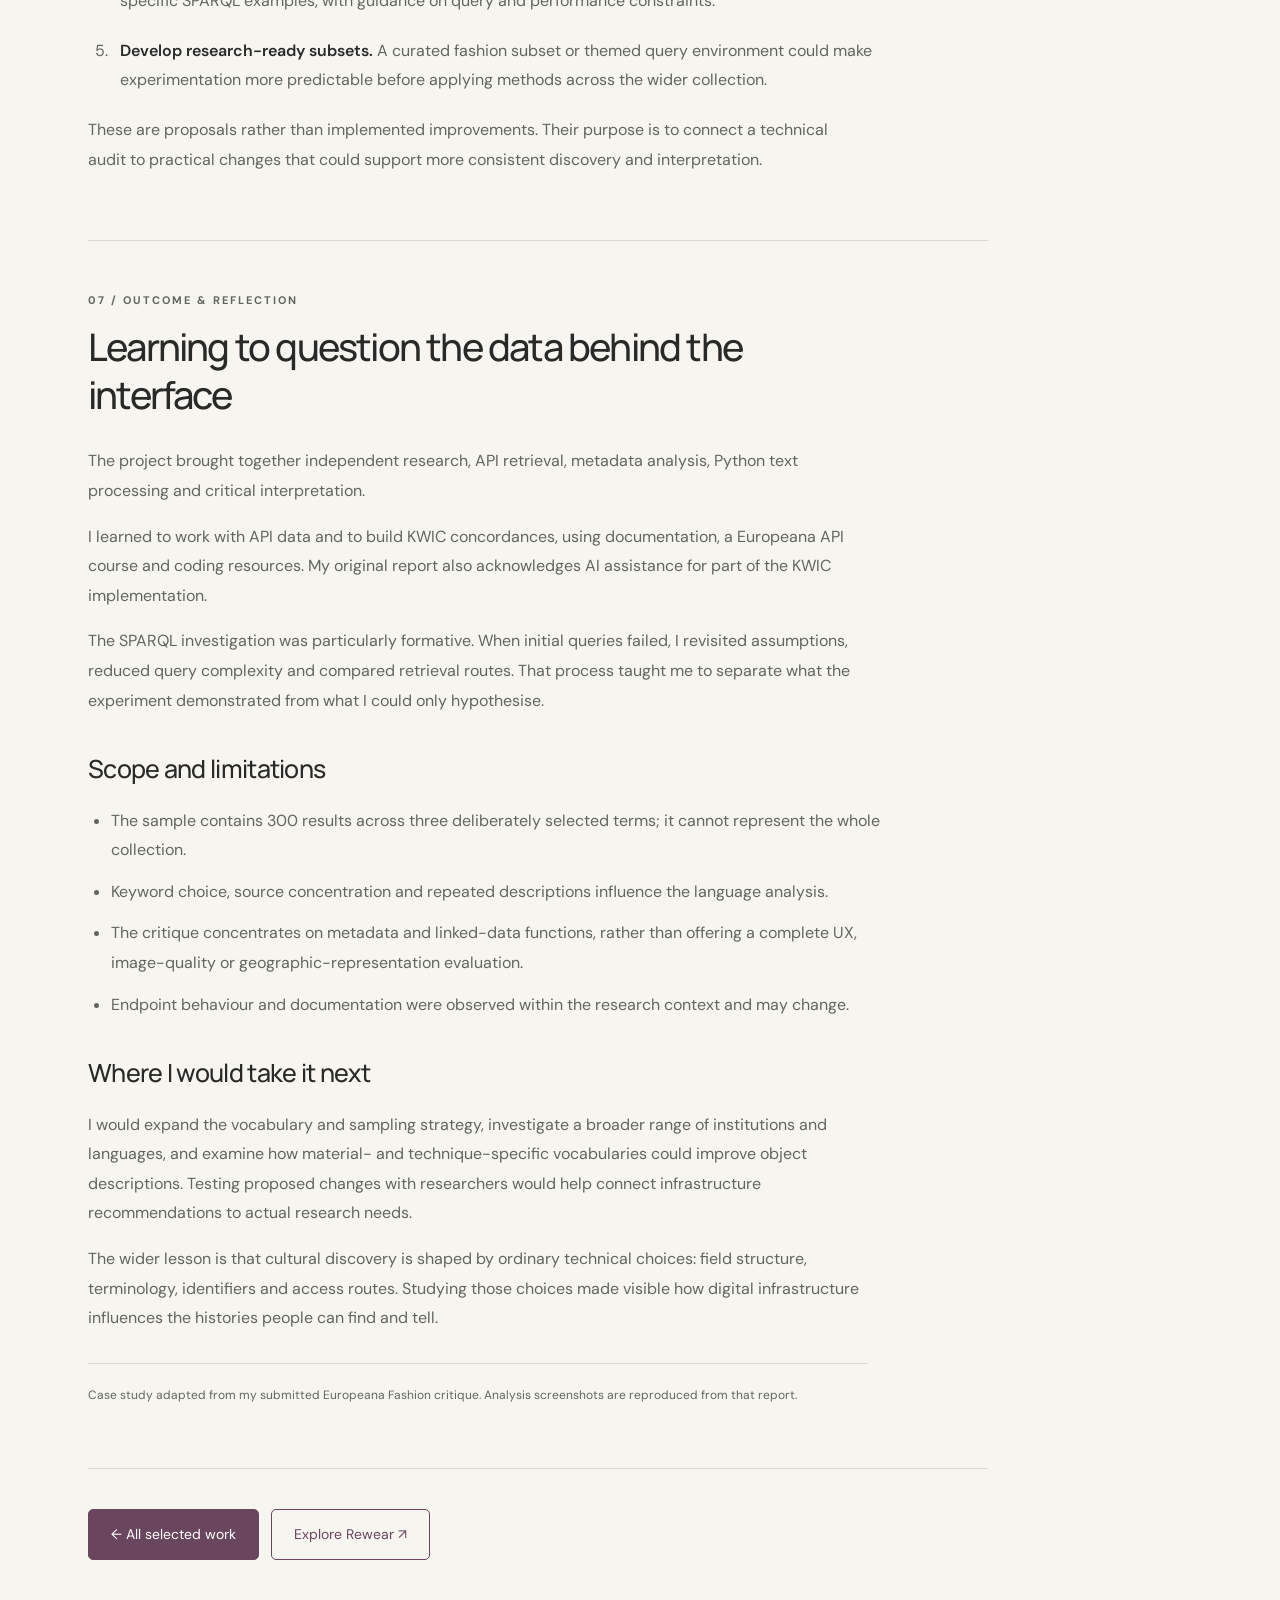
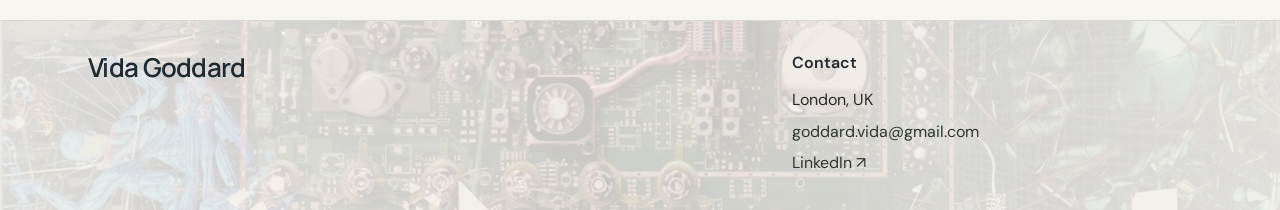
<file: europeana.html>
<!doctype html>
<html lang="en">
  <head>
    <meta charset="utf-8">
    <meta name="viewport" content="width=device-width,initial-scale=1">
    <meta name="description" content="An independent critique of Europeana Fashion metadata, API retrieval and linked-data access.">
    <title>Europeana Fashion — Vida Goddard</title>
    <link rel="stylesheet" href="style.css">
    <script src="script.js" defer>
    </script>
  </head>
  <body><a class="skip" href="#main">Skip to content</a>
    <header>
      <div class="wrap nav"><a class="brand" href="index.html" aria-label="Vida Goddard home">Vida Goddard</a>
        <nav aria-label="Main navigation"><a href="index.html#work">Selected work</a>
          <a href="about.html">About & Résumé ↗</a>
        </nav>
      </div>
    </header>
    <main id="main" class="wrap project-detail">
      <section class="about-hero"><a class="text-link" href="index.html#work">← All selected work</a>
        <div class="eyebrow" style="margin-top:35px">Independent research · Cultural heritage × Data research</div>
        <h1>Europeana Fashion<span style="color:var(--plum)">.</span>
        </h1>
        <p class="intro">Investigating how metadata and data infrastructure shape the discovery and reuse of fashion heritage.</p>
        <div class="tags"><span class="tag">Independent critique</span>
          <span class="tag">Python & pandas</span>
          <span class="tag">NLTK & KWIC</span>
          <span class="tag">API Analysis</span>
          <span class="tag">SPARQL</span>
        </div>
      </section>
      <nav class="case-nav" aria-label="Case study sections"><a href="#overview">Overview</a>
        <a href="#context">Context</a>
        <a href="#method">Methods</a>
        <a href="#metadata">Metadata</a>
        <a href="#language">Text analysis</a>
        <a href="#linked-data">Linked data</a>
        <a href="#recommendations">Recommendations</a>
        <a href="#reflection">Reflection</a>
      </nav>
      <section class="story-section" id="overview">
        <div class="eyebrow">Independent academic critique · Digital Humanities</div>
        <h2>What becomes visible when we search an archive?</h2>
        <div class="editorial-split overview-split">
          <div>
            <p>I first encountered Europeana Fashion while looking for fashion archives as a source of inspiration. The scale of its collections fascinated me, but browsing raised questions about the information behind each object: how it was described, connected and made discoverable.</p>
            <p>This project became a focused investigation into <strong>metadata quality, data management and the representation of fashion heritage</strong>. Rather than attempting to evaluate the whole platform, I used fashion as a bounded case study of a much larger cultural infrastructure.</p>
          </div>
          <figure class="split-figure"><a href="assets/europeana.jpg" target="_blank" rel="noopener noreferrer"><img src="assets/europeana.jpg" loading="lazy" alt="Europeana Fashion collection page reproduced in the original critique"></a>
            <figcaption>The fashion collection examined in my critique · Select image to enlarge.</figcaption>
          </figure>
        </div>
        <blockquote>How well do Europeana Fashion’s metadata and data management support digital humanities research into fashion heritage?</blockquote>
        <div class="case-facts">
          <div><span>Research sample</span><strong>300 API records · 3 queries</strong>
          </div>
          <div><span>Methods</span><strong>Metadata audit, text analysis & SPARQL</strong>
          </div>
        </div>
        <p>The critique combines hands-on API work with an assessment of the infrastructure shaping cultural discovery. Its central concern is the relationship between <strong>technical organisation and cultural visibility</strong>: a large collection is only useful to researchers if its objects can be found, interpreted and reused.</p>
        <p class="source-note">This is independent academic research into an existing platform; I did not design or develop Europeana. Findings describe the investigation documented in my submitted work.</p>
      </section>
      <section class="story-section" id="context">
        <div class="eyebrow">01 / Understanding the infrastructure</div>
        <h2>A strong foundation for shared cultural heritage</h2>
        <p>Europeana brings together digitised cultural material from contributing institutions. Fashion offers a particularly revealing lens because its objects span garments, photographs, sketches, posters, brands, techniques and social histories. A shared keyword can therefore retrieve very different kinds of evidence.</p>
        <p>Before evaluating limitations, I examined the infrastructure’s strengths. The critique recognises the value of thematic aggregation, multilingual discovery, shared vocabularies, curated content and programmatic access.</p>
        <h3>The systems behind the collection</h3>
        <div class="systems-bento">
          <article class="system-card" data-reveal>
            <div class="system-kicker"><span>Data modelling</span>
              <span aria-hidden="true">01</span>
            </div>
            <h4>Europeana Data Model & fashion profile</h4>
            <p>EDM structures relationships between cultural objects, digital resources and contextual entities. The fashion profile adapts that approach to a more specialised collection.</p>
          </article>
          <article class="system-card" data-reveal>
            <div class="system-kicker"><span>Interoperability</span>
              <span aria-hidden="true">02</span>
            </div>
            <h4>MINT</h4>
            <p>Metadata interoperability services help contributing institutions map and harmonise different source descriptions into a shared structure.</p>
          </article>
          <article class="system-card" data-reveal>
            <div class="system-kicker"><span>Shared concepts</span>
              <span aria-hidden="true">03</span>
            </div>
            <h4>Multilingual fashion thesaurus</h4>
            <p>Controlled vocabulary offers a route to connecting concepts across languages and institutional catalogues.</p>
          </article>
          <article class="system-card" data-reveal>
            <div class="system-kicker"><span>Research access</span>
              <span aria-hidden="true">04</span>
            </div>
            <h4>APIs & linked data</h4>
            <p>Programmatic access allows researchers to move beyond individual browsing and investigate records, descriptions and relationships at a larger scale.</p>
          </article>
        </div>
        <p>These are significant strengths. My critique asks how consistently that potential carries through to the records a researcher actually retrieves.</p>
      </section>
      <section class="story-section" id="method">
        <div class="eyebrow">02 / Research design</div>
        <h2>Three queries, three views of fashion</h2>
        <p>I collected <strong>100 records for each of three Search API queries</strong>, using Python and a personal API key. Each term represented a different way of approaching the collection:</p>
        <div class="case-facts query-facts">
          <div><span>Material</span><strong>Leather</strong>
          </div>
          <div><span>Brand</span><strong>Pucci</strong>
          </div>
          <div><span>Garment</span><strong>Corset</strong>
          </div>
        </div>
        <p>The contrast between material, brand and garment provided a controlled starting point for comparing descriptive practices. The result was a query-driven corpus, not a representative random sample of the entire Fashion collection.</p>
        <h3>A layered analytical workflow</h3>
        <ol class="process-list">
          <li><strong>Retrieve and organise.</strong> Query the Search API, inspect returned fields and organise the results into tabular data and CSV outputs.</li>
          <li><strong>Audit metadata completeness.</strong> Examine creator, date and rights information, alongside missing descriptions and variations in naming.</li>
          <li><strong>Analyse descriptive language.</strong> Use NLTK tokenisation, punctuation cleaning and a custom stopword list to investigate word frequency.</li>
          <li><strong>Read keywords in context.</strong> Use KWIC concordances to distinguish a word appearing in metadata from the kind of information it actually communicates.</li>
          <li><strong>Probe linked-data access.</strong> Test collection-level and keyword queries through the SPARQL console and compare that experience with Search API retrieval.</li>
        </ol>
        <p>Combining these layers let me move from field-level inconsistencies to broader questions about what kinds of fashion history the data makes easier—or harder—to study.</p>
      </section>
      <section class="story-section" id="metadata">
        <div class="eyebrow">03 / Metadata findings</div>
        <h2>Completeness is only the beginning</h2>
        <h3>Missing and uneven descriptions</h3>
        <p>The report recorded <strong>8.6% missing descriptions in the 300-record sample</strong>. It also identified uneven creator information: some results presented names, while others exposed links or unknown creators.</p>
        <p>Unknown authorship is not automatically a technical failure; it is a common feature of historical material. The analytical issue is how consistently uncertainty, identifiers and human-readable information are represented, and what that means for interpretation and reuse.</p>
        <h3>Language affects who can interpret a record</h3>
        <p>Titles and descriptions appeared in English and in source languages. This can reflect institutional cataloguing practices and uneven enrichment. It also means that the multilingual promise of an interface and the language of individual records need to be considered separately.</p>
        <h3>Identifiers need context</h3>
        <p>Linked identifiers can support richer connections, but an exported field containing a URI is not the same experience as a readable creator name. The critique highlights the need to interpret those links carefully rather than treating every non-name value as absent information.</p>
        <p>These findings show why a metadata audit needs to ask both <strong>“Is a value present?”</strong> and <strong>“What can a researcher understand or do with that value?”</strong>
        </p>
      </section>
      <section class="story-section" id="language">
        <div class="eyebrow">04 / Text analysis & KWIC</div>
        <h2>The words around an object shape its story</h2>
        <div class="editorial-split concordance-split">
          <div>
            <p>Word-frequency analysis revealed recurring brand and runway language. In the sampled text, “womenswear” appeared <strong>263 times</strong>, alongside terms such as collection, autumn–winter, designer and fashion. This suggested a strong emphasis on commercial collection identity within the retrieved material.</p>
            <p>Frequency alone cannot explain context. I therefore used <strong>keywords in context (KWIC)</strong> to examine how each query term appeared in descriptions.</p>
          </div>
          <figure class="split-figure"><a href="assets/europeana-kwic.png" target="_blank" rel="noopener noreferrer"><img src="assets/europeana-kwic.png" loading="lazy" alt="KWIC outputs for Pucci, leather and corset from the original analysis"></a>
            <figcaption>Original concordance output from my critique · Select image to enlarge.</figcaption>
          </figure>
        </div>
        <div class="table-scroll">
          <table>
            <caption>Different queries surfaced different descriptive practices</caption>
            <thead>
              <tr>
                <th>Query</th>
                <th>Observed context</th>
                <th>Research implication</th>
              </tr>
            </thead>
            <tbody>
              <tr>
                <td>Pucci</td>
                <td>Biographical text and womenswear or catwalk collection descriptions.</td>
                <td>Useful for brand or industry research, but less consistently informative about physical garment characteristics.</td>
              </tr>
              <tr>
                <td>Leather</td>
                <td>Material, construction and tangible details, including straps, heels and soles.</td>
                <td>Provides more direct evidence for object-level material analysis.</td>
              </tr>
              <tr>
                <td>Corset</td>
                <td>Mixed languages and uneven depth, with some descriptions offering fabric and hand-sewing details.</td>
                <td>Shows how descriptive richness can vary across records and institutions.</td>
              </tr>
            </tbody>
          </table>
        </div>
        <h3>Query-driven corpora require careful interpretation</h3>
        <p>A cluster of photographer and biographical vocabulary also suggested concentration within a coherent sub-catalogue. Repeated text can therefore reflect source composition as much as a broad collection-wide pattern.</p>
        <p>The critique’s finding is not that brand language is inherently unhelpful. It is that different research questions require different descriptive depth, and a query’s apparent relevance can conceal uneven coverage of material, technique and social context.</p>
        <p>Encoding irregularities, language differences and repeated catalogue descriptions limit how confidently raw token counts can be interpreted. Contextual reading was essential to making sense of the computational output.</p>
      </section>
      <section class="story-section" id="linked-data">
        <div class="eyebrow">05 / Linked-data experiments</div>
        <h2>When two access routes tell different stories</h2>
        <p>I then investigated whether the linked-data interface offered the same ability to isolate and explore the fashion collection as the Search API.</p>
        <p>Attempts to retrieve collection-specific results through collection-name queries returned no results in my experiments. I simplified the queries, changed their scope and tested individual keywords. Low-limit keyword queries returned results, while higher limits encountered timeouts; the report documents working at a limit of ten items per keyword.</p>
        <div class="linked-figure-pair">
          <figure class="paired-figure"><a href="assets/europeana-results.png" target="_blank" rel="noopener noreferrer"><img src="assets/europeana-results.png" loading="lazy" alt="SPARQL query output for the Pucci keyword"></a>
            <figcaption>Examining keyword-based linked-data results · Select image to enlarge.</figcaption>
          </figure>
          <figure class="paired-figure"><a href="assets/europeana-query.png" target="_blank" rel="noopener noreferrer"><img src="assets/europeana-query.png" loading="lazy" alt="SPARQL collection-query experiment reproduced from the critique"></a>
            <figcaption>Testing collection-specific retrieval · Select image to enlarge.</figcaption>
          </figure>
        </div>
        <h3>What I could conclude</h3>
        <p>The investigation exposed a practical mismatch between my Search API workflow and my attempts at collection-level SPARQL retrieval. I could not reliably isolate the Fashion collection through the tested endpoint queries, making it harder to trace the specialised model’s potential through the available results.</p>
        <h3>What remained uncertain</h3>
        <p>A failed query does not establish why retrieval failed. Unpopulated or differently represented properties, endpoint exposure, query formulation, documentation and service constraints could all affect the outcome. The timeouts are empirical observations from my tests, not a benchmark or a universal claim about the service.</p>
        <p>This distinction matters in digital humanities research: a data model’s conceptual richness and a researcher’s practical access to that richness are related, but are not interchangeable.</p>
      </section>
      <section class="story-section" id="recommendations">
        <div class="eyebrow">06 / Recommendations</div>
        <h2>Improve the route from institutional input to research reuse</h2>
        <p>I proposed changes across the data lifecycle, linking each recommendation to a problem encountered in the investigation.</p>
        <ol class="process-list">
          <li><strong>Make object descriptions more structured.</strong> Use explicit input prompts for materials, techniques, colours and garment characteristics, encouraging physical detail alongside brand and biographical context.</li>
          <li><strong>Apply controlled vocabulary consistently.</strong> Connect terms such as leather and corset to shared concepts rather than relying only on free-text matches.</li>
          <li><strong>Distinguish different kinds of fashion evidence.</strong> Clearly signpost garment, photographic and historical or biographical material so researchers can construct corpora suited to their questions.</li>
          <li><strong>Improve collection-level discoverability.</strong> Clarify collection identifiers and provide tested fashion-specific SPARQL examples, with guidance on query and performance constraints.</li>
          <li><strong>Develop research-ready subsets.</strong> A curated fashion subset or themed query environment could make experimentation more predictable before applying methods across the wider collection.</li>
        </ol>
        <p>These are proposals rather than implemented improvements. Their purpose is to connect a technical audit to practical changes that could support more consistent discovery and interpretation.</p>
      </section>
      <section class="story-section" id="reflection">
        <div class="eyebrow">07 / Outcome & reflection</div>
        <h2>Learning to question the data behind the interface</h2>
        <p>The project brought together independent research, API retrieval, metadata analysis, Python text processing and critical interpretation.</p>
        <p>I learned to work with API data and to build KWIC concordances, using documentation, a Europeana API course and coding resources. My original report also acknowledges AI assistance for part of the KWIC implementation.</p>
        <p>The SPARQL investigation was particularly formative. When initial queries failed, I revisited assumptions, reduced query complexity and compared retrieval routes. That process taught me to separate what the experiment demonstrated from what I could only hypothesise.</p>
        <h3>Scope and limitations</h3>
        <ul>
          <li>The sample contains 300 results across three deliberately selected terms; it cannot represent the whole collection.</li>
          <li>Keyword choice, source concentration and repeated descriptions influence the language analysis.</li>
          <li>The critique concentrates on metadata and linked-data functions, rather than offering a complete UX, image-quality or geographic-representation evaluation.</li>
          <li>Endpoint behaviour and documentation were observed within the research context and may change.</li>
        </ul>
        <h3>Where I would take it next</h3>
        <p>I would expand the vocabulary and sampling strategy, investigate a broader range of institutions and languages, and examine how material- and technique-specific vocabularies could improve object descriptions. Testing proposed changes with researchers would help connect infrastructure recommendations to actual research needs.</p>
        <p>The wider lesson is that cultural discovery is shaped by ordinary technical choices: field structure, terminology, identifiers and access routes. Studying those choices made visible how digital infrastructure influences the histories people can find and tell.</p>
        <p class="source-note">Case study adapted from my submitted Europeana Fashion critique. Analysis screenshots are reproduced from that report.</p>
      </section>
      <div class="actions project-end"><a class="button" href="index.html#work">← All selected work</a>
        <a class="button secondary" href="rewear.html">Explore Rewear ↗</a>
      </div>
    </main>
    <footer class="contact-footer minimal-contact">
      <div class="wrap footer-reference-grid">
        <div class="footer-identity">
          <h2>Vida Goddard</h2>
        </div>
        <div class="footer-contact-column">
          <h3>Contact</h3>
          <address><span>London, UK</span><a href="mailto:goddard.vida@gmail.com">goddard.vida@gmail.com</a>
            <a href="https://www.linkedin.com/in/vida-goddard-931a6939b" target="_blank" rel="noopener noreferrer" aria-label="Vida Goddard on LinkedIn">LinkedIn ↗</a>
          </address>
        </div>
      </div>
    </footer>
  </body>
</html>
</file>
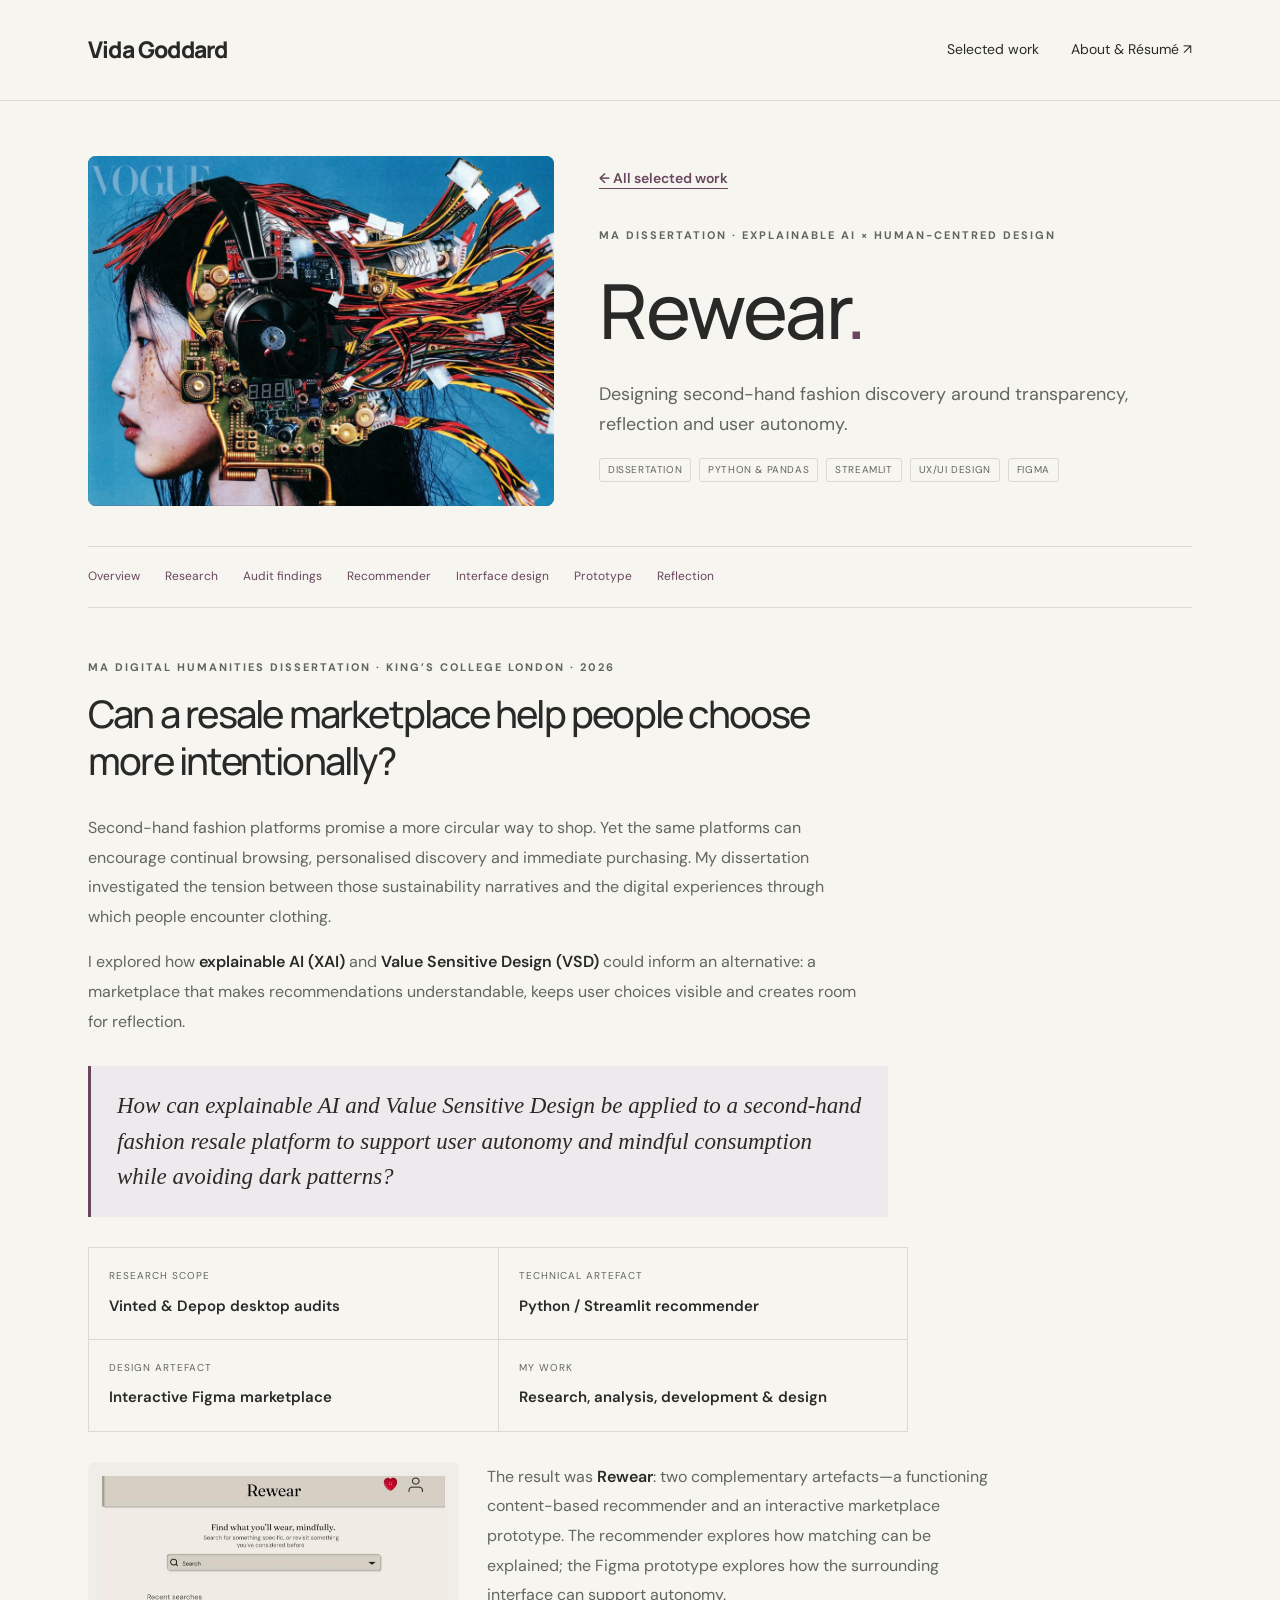
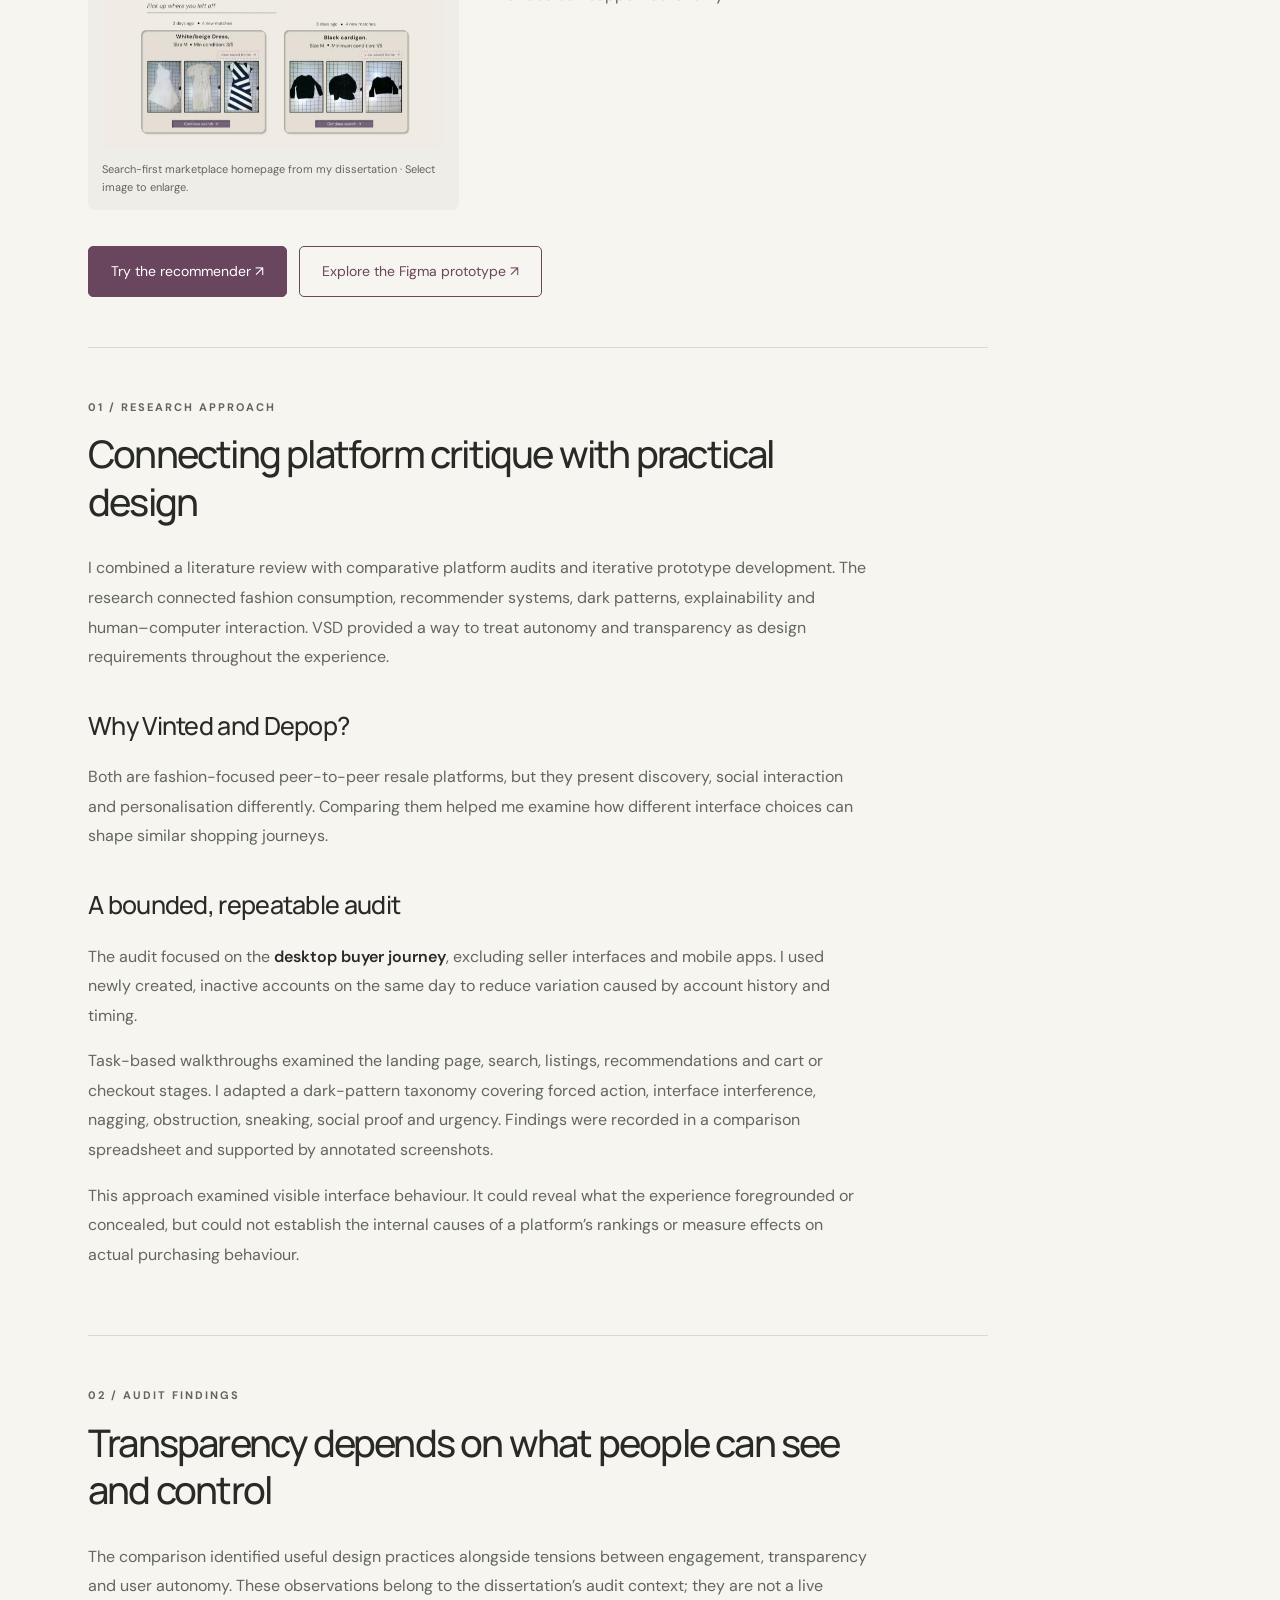
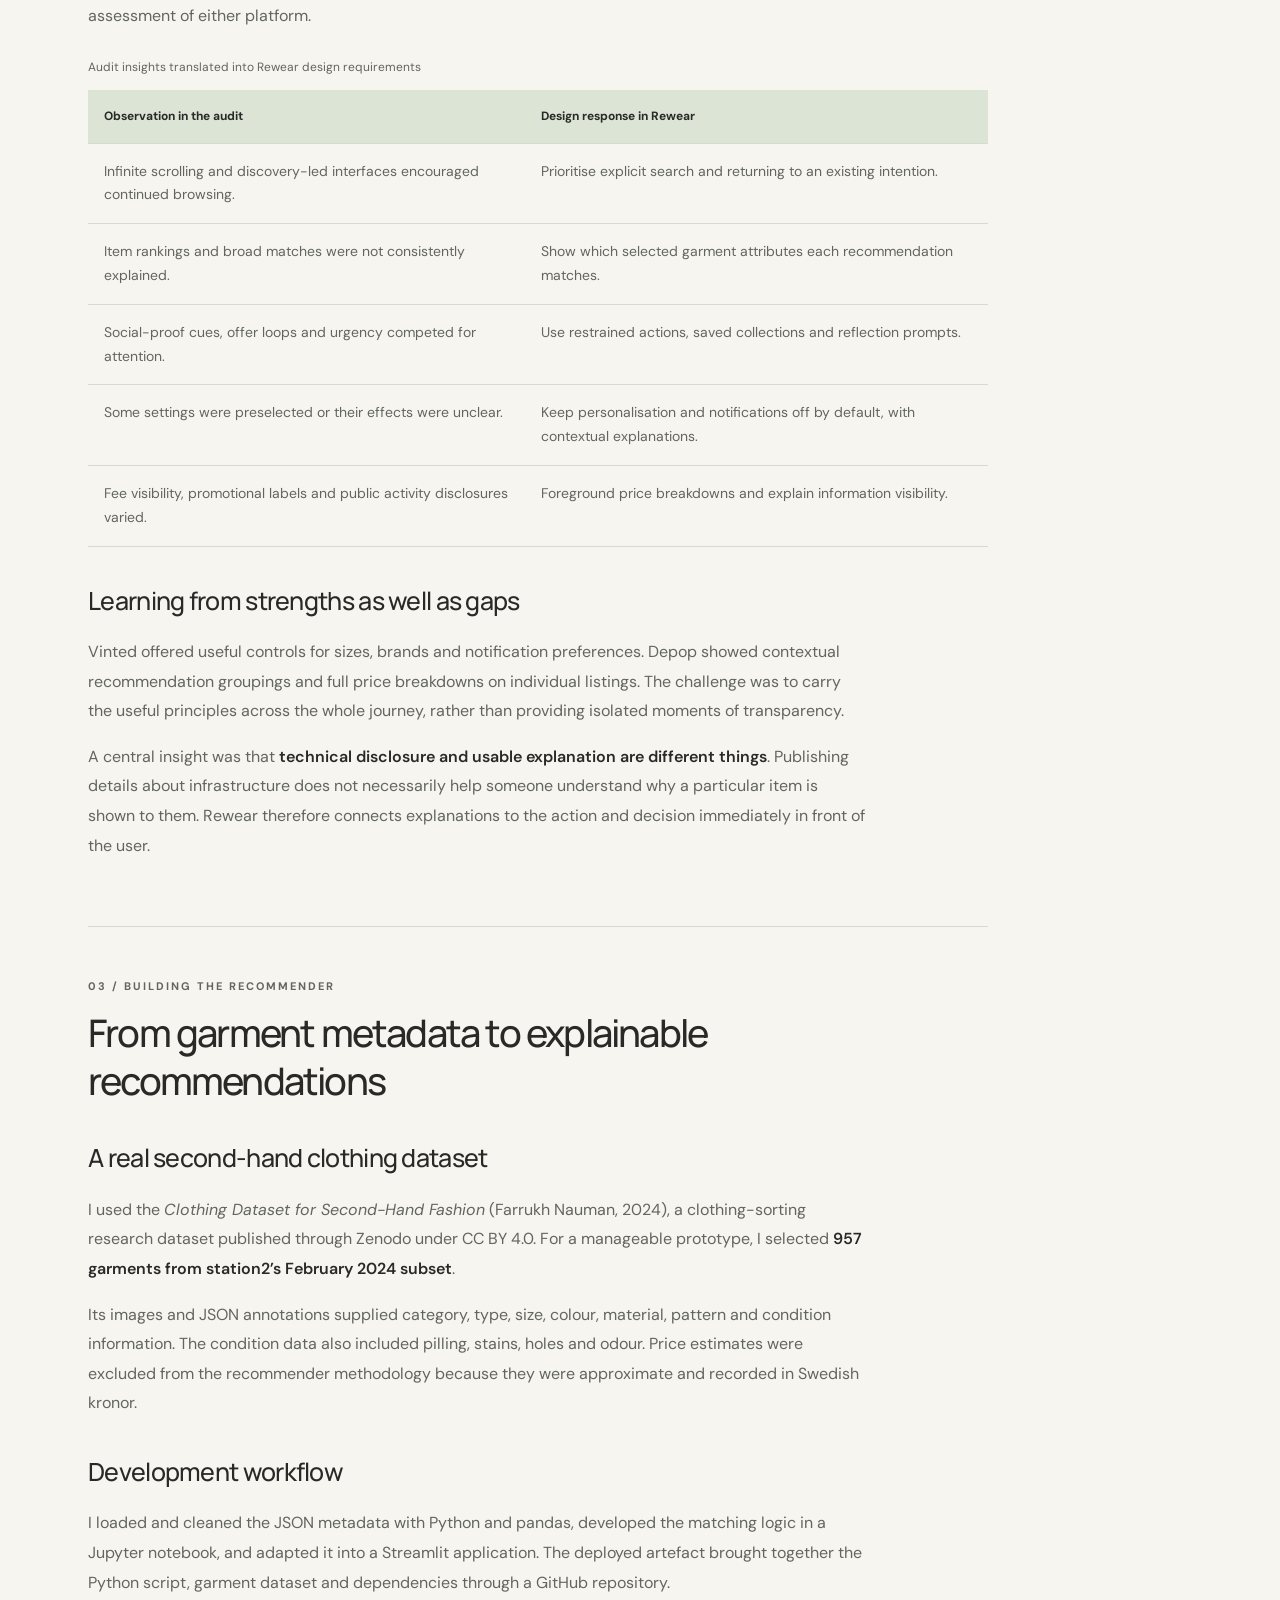
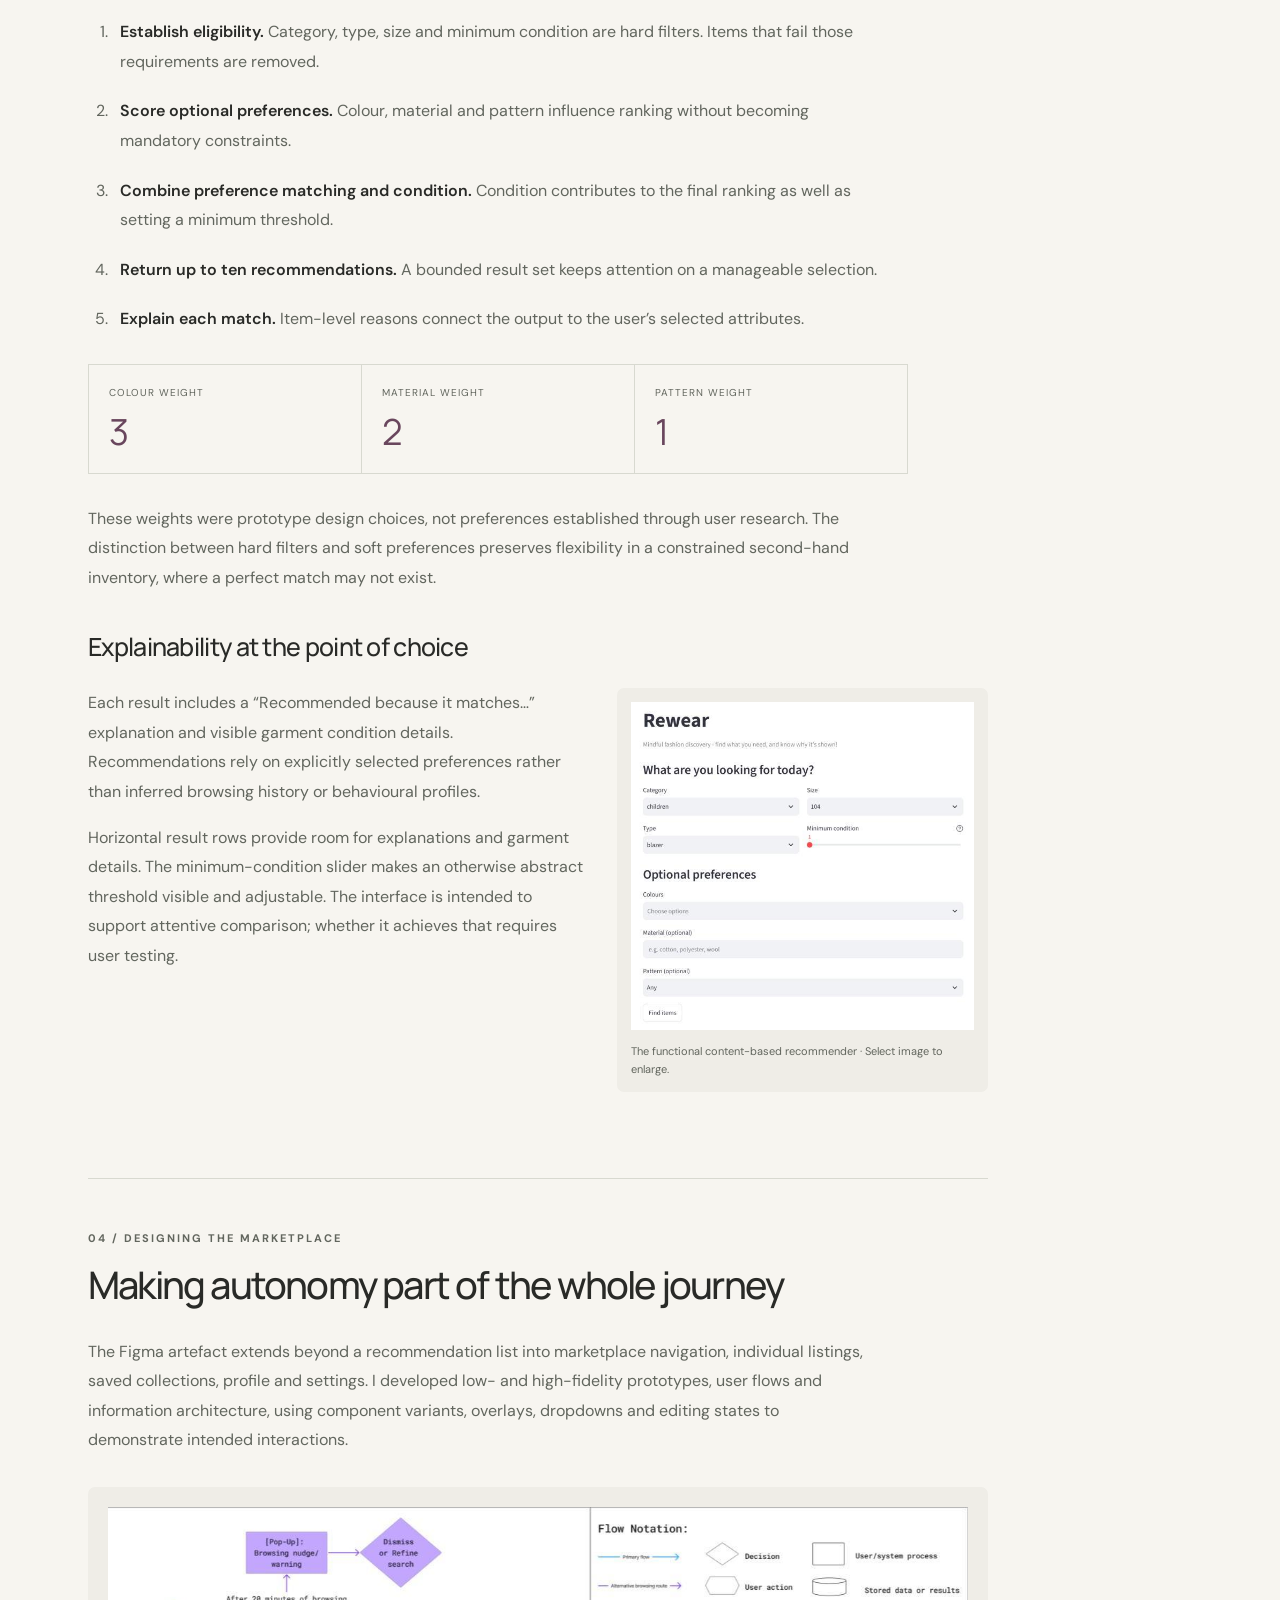
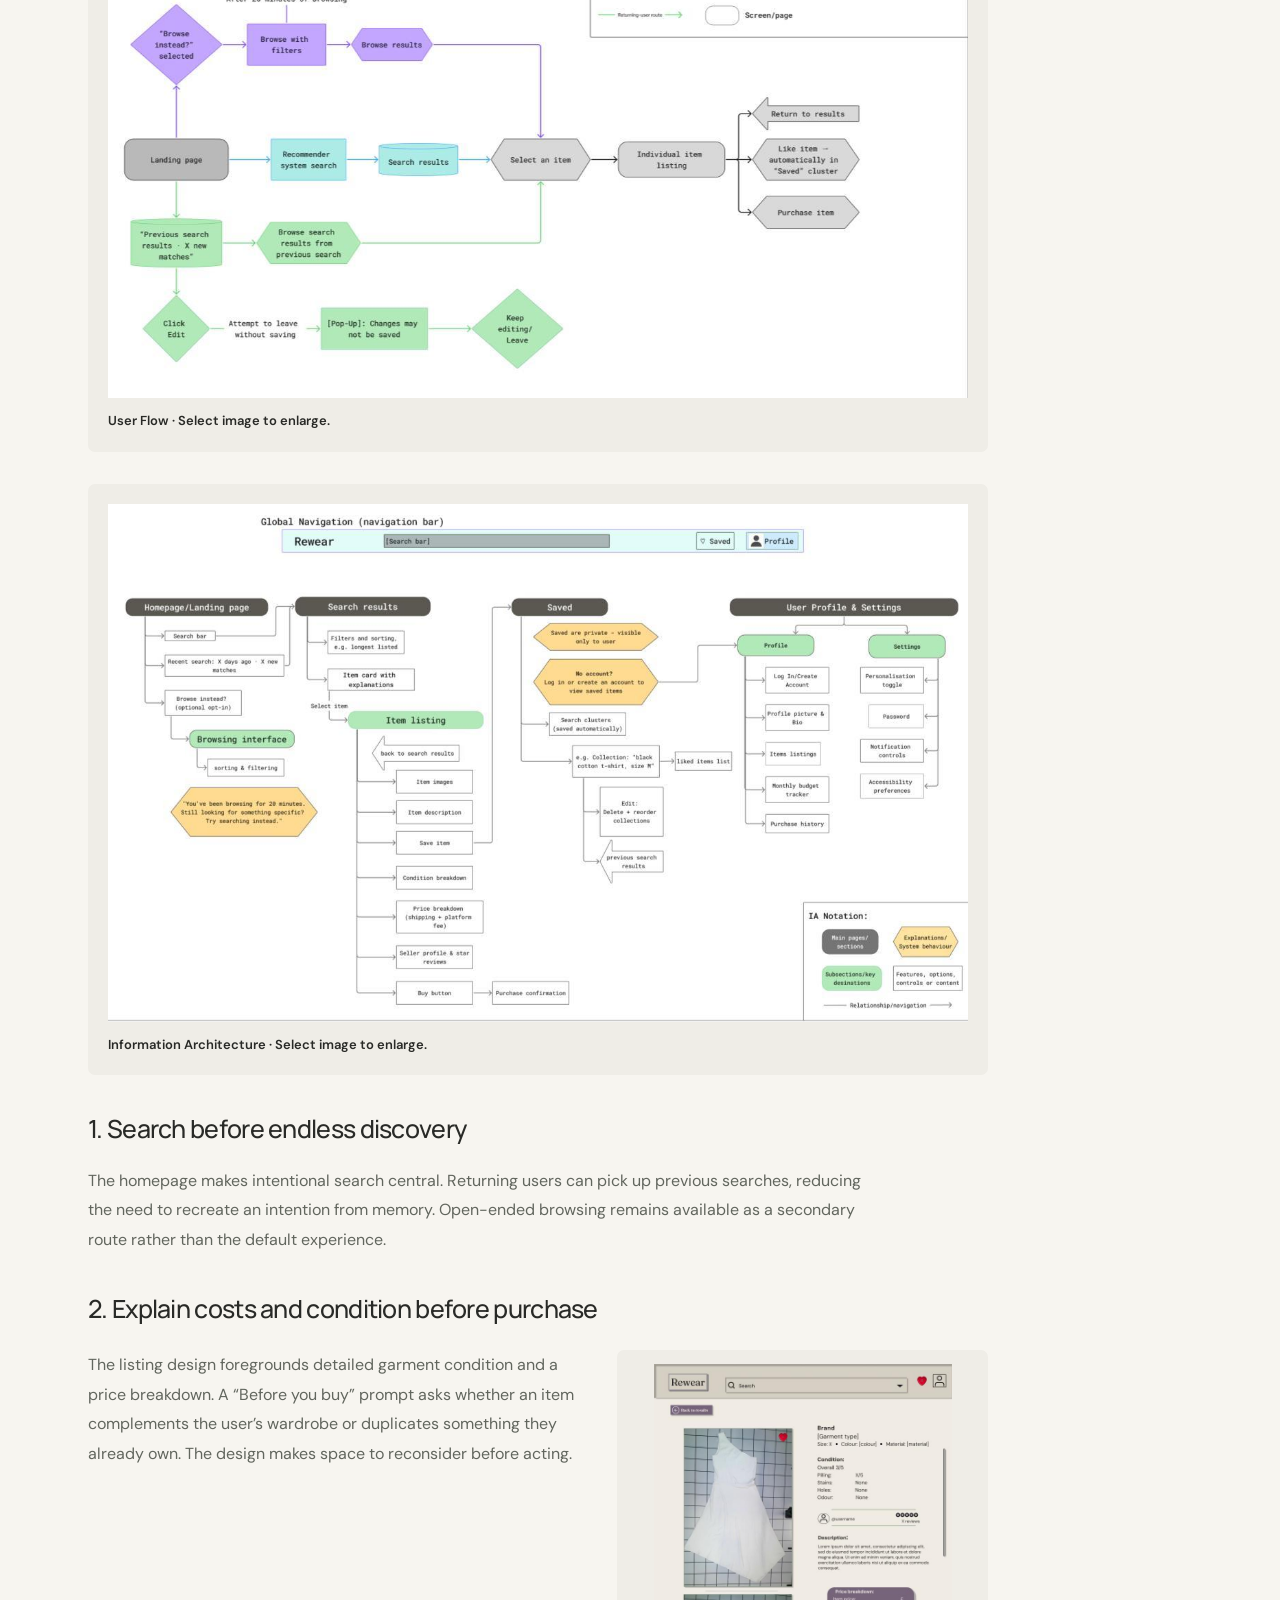
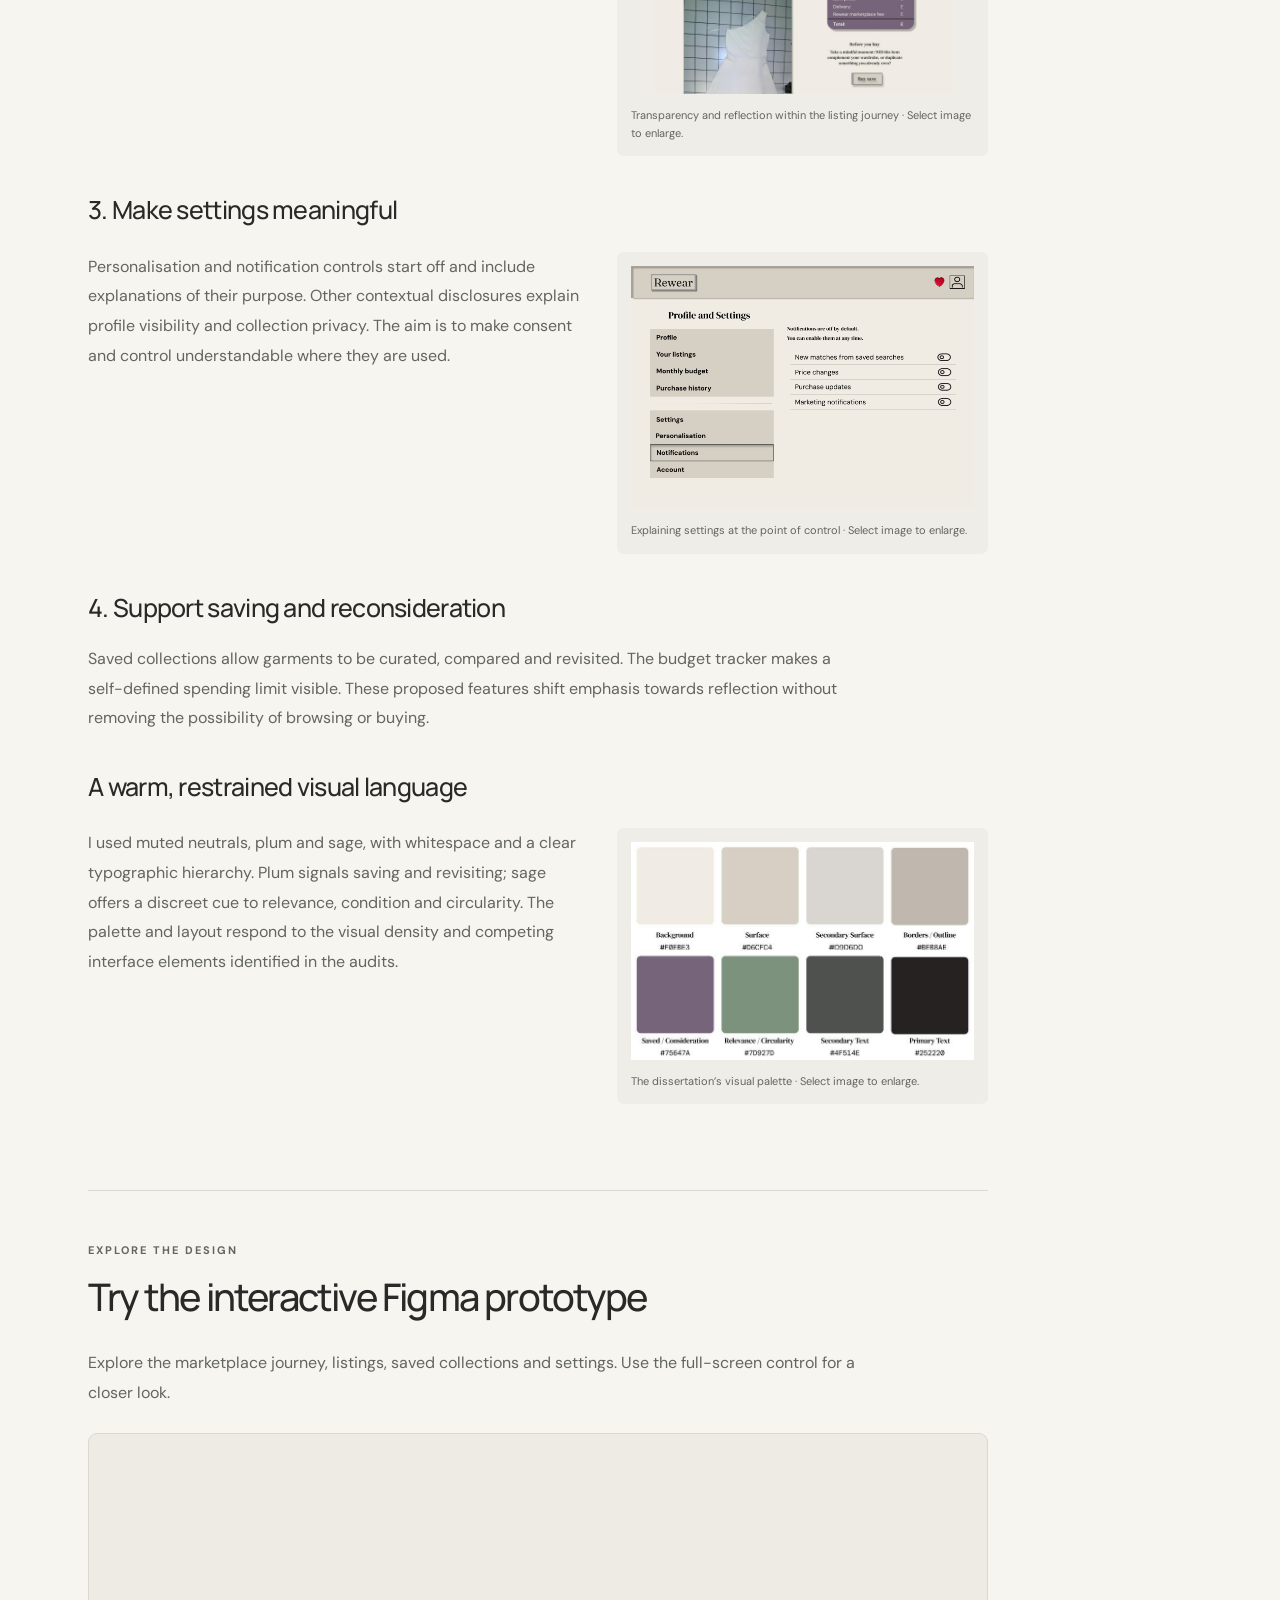
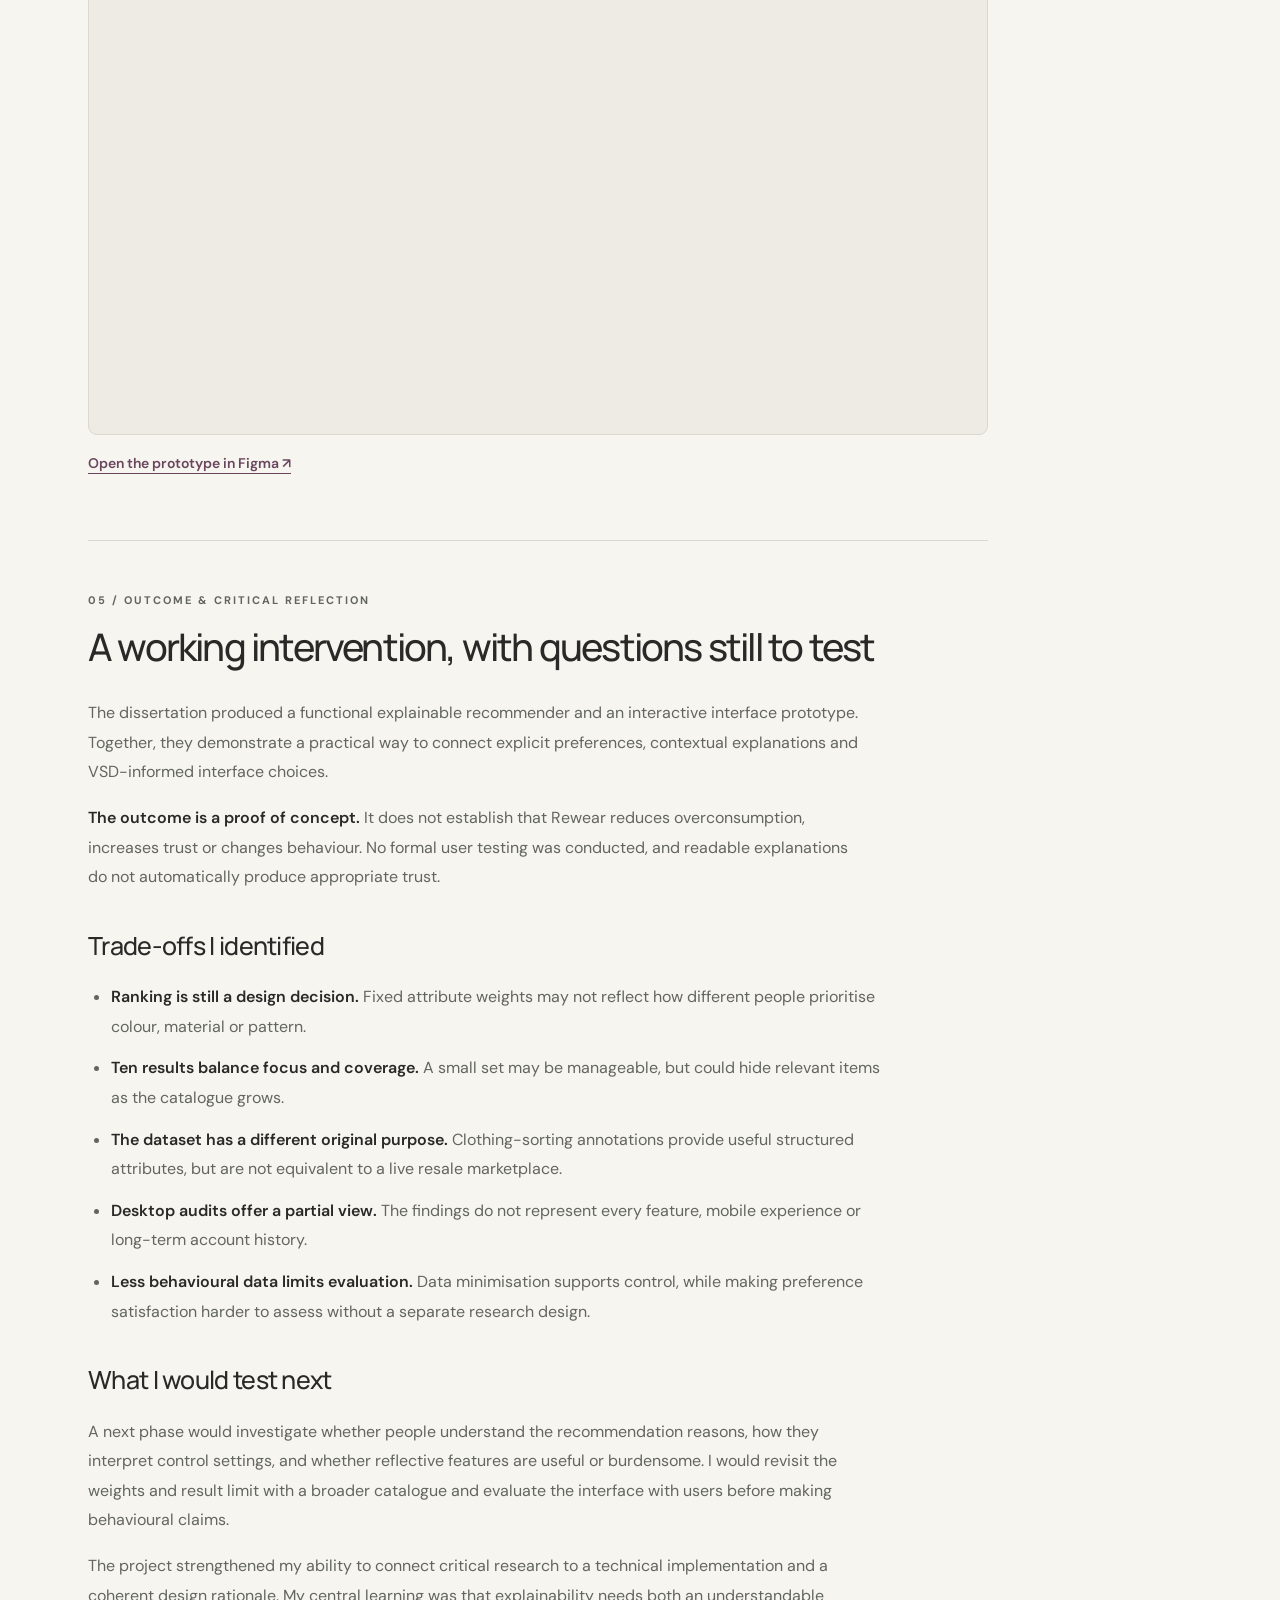
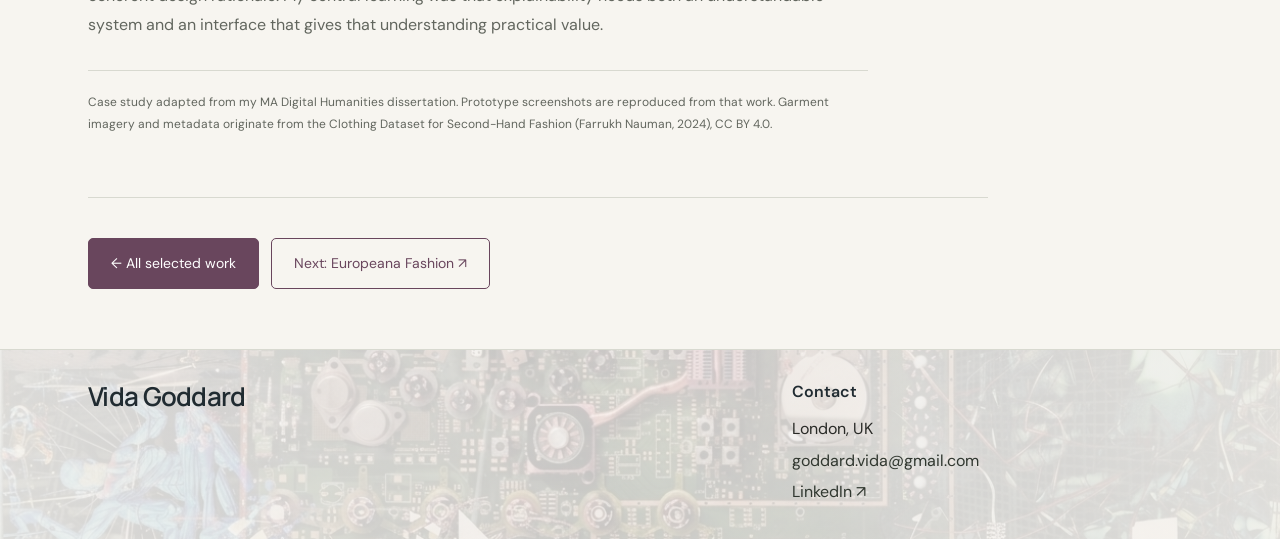
<file: rewear.html>
<!doctype html>
<html lang="en">
  <head>
    <meta charset="utf-8">
    <meta name="viewport" content="width=device-width,initial-scale=1">
    <meta name="description" content="Rewear: Vida’s MA dissertation on explainable fashion recommendations, Value Sensitive Design and user autonomy.">
    <title>Rewear — Vida Goddard</title>
    <link rel="stylesheet" href="style.css">
    <script src="script.js" defer>
    </script>
  </head>
  <body><a class="skip" href="#main">Skip to content</a>
    <header>
      <div class="wrap nav"><a class="brand" href="index.html" aria-label="Vida Goddard home">Vida Goddard</a>
        <nav aria-label="Main navigation"><a href="index.html#work">Selected work</a>
          <a href="about.html">About & Résumé ↗</a>
        </nav>
      </div>
    </header>
    <main id="main" class="wrap project-detail">
      <section class="about-hero rewear-art-intro">
        <div class="rewear-title-portrait"><img src="assets/fashion-technology.webp" alt="Editorial portrait combining a human face and electronic components" width="2193" height="1503">
        </div>
        <div class="rewear-title-copy"><a class="text-link" href="index.html#work">← All selected work</a>
          <div class="eyebrow" style="margin-top:35px">MA dissertation · Explainable AI × Human-centred design</div>
          <h1>Rewear<span style="color:var(--plum)">.</span>
          </h1>
          <p class="intro">Designing second-hand fashion discovery around transparency, reflection and user autonomy.</p>
          <div class="tags"><span class="tag">Dissertation</span>
            <span class="tag">Python & pandas</span>
            <span class="tag">Streamlit</span>
            <span class="tag">UX/UI Design</span>
            <span class="tag">Figma</span>
          </div>
        </div>
      </section>
      <nav class="case-nav" aria-label="Case study sections"><a href="#overview">Overview</a>
        <a href="#research">Research</a>
        <a href="#findings">Audit findings</a>
        <a href="#system">Recommender</a>
        <a href="#design">Interface design</a>
        <a href="#prototype">Prototype</a>
        <a href="#reflection">Reflection</a>
      </nav>
      <section class="story-section" id="overview">
        <div class="eyebrow">MA Digital Humanities dissertation · King’s College London · 2026</div>
        <h2>Can a resale marketplace help people choose more intentionally?</h2>
        <p>Second-hand fashion platforms promise a more circular way to shop. Yet the same platforms can encourage continual browsing, personalised discovery and immediate purchasing. My dissertation investigated the tension between those sustainability narratives and the digital experiences through which people encounter clothing.</p>
        <p>I explored how <strong>explainable AI (XAI)</strong> and <strong>Value Sensitive Design (VSD)</strong> could inform an alternative: a marketplace that makes recommendations understandable, keeps user choices visible and creates room for reflection.</p>
        <blockquote>How can explainable AI and Value Sensitive Design be applied to a second-hand fashion resale platform to support user autonomy and mindful consumption while avoiding dark patterns?</blockquote>
        <div class="case-facts">
          <div><span>Research scope</span><strong>Vinted & Depop desktop audits</strong>
          </div>
          <div><span>Technical artefact</span><strong>Python / Streamlit recommender</strong>
          </div>
          <div><span>Design artefact</span><strong>Interactive Figma marketplace</strong>
          </div>
          <div><span>My work</span><strong>Research, analysis, development & design</strong>
          </div>
        </div>
        <div class="rewear-media rewear-home-left">
          <figure class="rewear-media-figure"><a href="assets/rewear-home.jpg" target="_blank" rel="noopener noreferrer"><img src="assets/rewear-home.jpg" loading="lazy" alt="Rewear homepage prototype prioritising search and returning to previous searches"></a>
            <figcaption>Search-first marketplace homepage from my dissertation · Select image to enlarge.</figcaption>
          </figure>
          <div class="rewear-media-copy">
            <p>The result was <strong>Rewear</strong>: two complementary artefacts—a functioning content-based recommender and an interactive marketplace prototype. The recommender explores how matching can be explained; the Figma prototype explores how the surrounding interface can support autonomy.</p>
          </div>
        </div>
        <div class="actions"><a class="button" href="https://rewear-recommender.streamlit.app/" target="_blank" rel="noopener noreferrer">Try the recommender ↗</a>
          <a class="button secondary" href="https://www.figma.com/proto/INBinBbWDXI23khG0LdkZn/Rewear?node-id=404-1461&scaling=scale-down&content-scaling=fixed&page-id=0%3A1&starting-point-node-id=699%3A2469" target="_blank" rel="noopener noreferrer">Explore the Figma prototype ↗</a>
        </div>
      </section>
      <section class="story-section" id="research">
        <div class="eyebrow">01 / Research approach</div>
        <h2>Connecting platform critique with practical design</h2>
        <p>I combined a literature review with comparative platform audits and iterative prototype development. The research connected fashion consumption, recommender systems, dark patterns, explainability and human–computer interaction. VSD provided a way to treat autonomy and transparency as design requirements throughout the experience.</p>
        <h3>Why Vinted and Depop?</h3>
        <p>Both are fashion-focused peer-to-peer resale platforms, but they present discovery, social interaction and personalisation differently. Comparing them helped me examine how different interface choices can shape similar shopping journeys.</p>
        <h3>A bounded, repeatable audit</h3>
        <p>The audit focused on the <strong>desktop buyer journey</strong>, excluding seller interfaces and mobile apps. I used newly created, inactive accounts on the same day to reduce variation caused by account history and timing.</p>
        <p>Task-based walkthroughs examined the landing page, search, listings, recommendations and cart or checkout stages. I adapted a dark-pattern taxonomy covering forced action, interface interference, nagging, obstruction, sneaking, social proof and urgency. Findings were recorded in a comparison spreadsheet and supported by annotated screenshots.</p>
        <p>This approach examined visible interface behaviour. It could reveal what the experience foregrounded or concealed, but could not establish the internal causes of a platform’s rankings or measure effects on actual purchasing behaviour.</p>
      </section>
      <section class="story-section" id="findings">
        <div class="eyebrow">02 / Audit findings</div>
        <h2>Transparency depends on what people can see and control</h2>
        <p>The comparison identified useful design practices alongside tensions between engagement, transparency and user autonomy. These observations belong to the dissertation’s audit context; they are not a live assessment of either platform.</p>
        <div class="table-scroll">
          <table>
            <caption>Audit insights translated into Rewear design requirements</caption>
            <thead>
              <tr>
                <th>Observation in the audit</th>
                <th>Design response in Rewear</th>
              </tr>
            </thead>
            <tbody>
              <tr>
                <td>Infinite scrolling and discovery-led interfaces encouraged continued browsing.</td>
                <td>Prioritise explicit search and returning to an existing intention.</td>
              </tr>
              <tr>
                <td>Item rankings and broad matches were not consistently explained.</td>
                <td>Show which selected garment attributes each recommendation matches.</td>
              </tr>
              <tr>
                <td>Social-proof cues, offer loops and urgency competed for attention.</td>
                <td>Use restrained actions, saved collections and reflection prompts.</td>
              </tr>
              <tr>
                <td>Some settings were preselected or their effects were unclear.</td>
                <td>Keep personalisation and notifications off by default, with contextual explanations.</td>
              </tr>
              <tr>
                <td>Fee visibility, promotional labels and public activity disclosures varied.</td>
                <td>Foreground price breakdowns and explain information visibility.</td>
              </tr>
            </tbody>
          </table>
        </div>
        <h3>Learning from strengths as well as gaps</h3>
        <p>Vinted offered useful controls for sizes, brands and notification preferences. Depop showed contextual recommendation groupings and full price breakdowns on individual listings. The challenge was to carry the useful principles across the whole journey, rather than providing isolated moments of transparency.</p>
        <p>A central insight was that <strong>technical disclosure and usable explanation are different things</strong>. Publishing details about infrastructure does not necessarily help someone understand why a particular item is shown to them. Rewear therefore connects explanations to the action and decision immediately in front of the user.</p>
      </section>
      <section class="story-section" id="system">
        <div class="eyebrow">03 / Building the recommender</div>
        <h2>From garment metadata to explainable recommendations</h2>
        <h3>A real second-hand clothing dataset</h3>
        <p>I used the <em>Clothing Dataset for Second-Hand Fashion</em> (Farrukh Nauman, 2024), a clothing-sorting research dataset published through Zenodo under CC BY 4.0. For a manageable prototype, I selected <strong>957 garments from station2’s February 2024 subset</strong>.</p>
        <p>Its images and JSON annotations supplied category, type, size, colour, material, pattern and condition information. The condition data also included pilling, stains, holes and odour. Price estimates were excluded from the recommender methodology because they were approximate and recorded in Swedish kronor.</p>
        <h3>Development workflow</h3>
        <p>I loaded and cleaned the JSON metadata with Python and pandas, developed the matching logic in a Jupyter notebook, and adapted it into a Streamlit application. The deployed artefact brought together the Python script, garment dataset and dependencies through a GitHub repository.</p>
        <ol class="process-list">
          <li><strong>Establish eligibility.</strong> Category, type, size and minimum condition are hard filters. Items that fail those requirements are removed.</li>
          <li><strong>Score optional preferences.</strong> Colour, material and pattern influence ranking without becoming mandatory constraints.</li>
          <li><strong>Combine preference matching and condition.</strong> Condition contributes to the final ranking as well as setting a minimum threshold.</li>
          <li><strong>Return up to ten recommendations.</strong> A bounded result set keeps attention on a manageable selection.</li>
          <li><strong>Explain each match.</strong> Item-level reasons connect the output to the user’s selected attributes.</li>
        </ol>
        <div class="case-facts weights">
          <div><span>Colour weight</span><strong>3</strong>
          </div>
          <div><span>Material weight</span><strong>2</strong>
          </div>
          <div><span>Pattern weight</span><strong>1</strong>
          </div>
        </div>
        <p>These weights were prototype design choices, not preferences established through user research. The distinction between hard filters and soft preferences preserves flexibility in a constrained second-hand inventory, where a perfect match may not exist.</p>
        <h3>Explainability at the point of choice</h3>
        <div class="rewear-media">
          <div class="rewear-media-copy">
            <p>Each result includes a “Recommended because it matches…” explanation and visible garment condition details. Recommendations rely on explicitly selected preferences rather than inferred browsing history or behavioural profiles.</p>
            <p>Horizontal result rows provide room for explanations and garment details. The minimum-condition slider makes an otherwise abstract threshold visible and adjustable. The interface is intended to support attentive comparison; whether it achieves that requires user testing.</p>
          </div>
          <figure class="rewear-media-figure"><a href="assets/recommender.jpg" target="_blank" rel="noopener noreferrer"><img src="assets/recommender.jpg" loading="lazy" alt="Streamlit recommender showing structured garment filters, recommendations and condition information"></a>
            <figcaption>The functional content-based recommender · Select image to enlarge.</figcaption>
          </figure>
        </div>
      </section>
      <section class="story-section" id="design">
        <div class="eyebrow">04 / Designing the marketplace</div>
        <h2>Making autonomy part of the whole journey</h2>
        <p>The Figma artefact extends beyond a recommendation list into marketplace navigation, individual listings, saved collections, profile and settings. I developed low- and high-fidelity prototypes, user flows and information architecture, using component variants, overlays, dropdowns and editing states to demonstrate intended interactions.</p>
        <figure class="rewear-diagram"><a href="assets/rewear-flow.jpg" target="_blank" rel="noopener noreferrer"><img src="assets/rewear-flow.jpg" loading="lazy" alt="User flow through the Rewear marketplace"></a>
          <figcaption>User Flow · Select image to enlarge.</figcaption>
        </figure>
        <figure class="rewear-diagram"><a href="assets/rewear-ia.jpg" target="_blank" rel="noopener noreferrer"><img src="assets/rewear-ia.jpg" loading="lazy" alt="Rewear information architecture connecting the marketplace, listings, saved collections, profile and settings"></a>
          <figcaption>Information Architecture · Select image to enlarge.</figcaption>
        </figure>
        <h3>1. Search before endless discovery</h3>
        <p>The homepage makes intentional search central. Returning users can pick up previous searches, reducing the need to recreate an intention from memory. Open-ended browsing remains available as a secondary route rather than the default experience.</p>
        <h3>2. Explain costs and condition before purchase</h3>
        <div class="rewear-media">
          <div class="rewear-media-copy">
            <p>The listing design foregrounds detailed garment condition and a price breakdown. A “Before you buy” prompt asks whether an item complements the user’s wardrobe or duplicates something they already own. The design makes space to reconsider before acting.</p>
          </div>
          <figure class="rewear-media-figure"><a href="assets/rewear-listing.jpg" target="_blank" rel="noopener noreferrer"><img src="assets/rewear-listing.jpg" loading="lazy" alt="Rewear listing with garment condition, a price breakdown and a reflective purchase prompt"></a>
            <figcaption>Transparency and reflection within the listing journey · Select image to enlarge.</figcaption>
          </figure>
        </div>
        <h3>3. Make settings meaningful</h3>
        <div class="rewear-media">
          <div class="rewear-media-copy">
            <p>Personalisation and notification controls start off and include explanations of their purpose. Other contextual disclosures explain profile visibility and collection privacy. The aim is to make consent and control understandable where they are used.</p>
          </div>
          <figure class="rewear-media-figure"><a href="assets/rewear-settings.png" target="_blank" rel="noopener noreferrer"><img src="assets/rewear-settings.png" loading="lazy" alt="Rewear notification settings with explanatory text and optional toggles"></a>
            <figcaption>Explaining settings at the point of control · Select image to enlarge.</figcaption>
          </figure>
        </div>
        <h3>4. Support saving and reconsideration</h3>
        <p>Saved collections allow garments to be curated, compared and revisited. The budget tracker makes a self-defined spending limit visible. These proposed features shift emphasis towards reflection without removing the possibility of browsing or buying.</p>
        <h3>A warm, restrained visual language</h3>
        <div class="rewear-media">
          <div class="rewear-media-copy">
            <p>I used muted neutrals, plum and sage, with whitespace and a clear typographic hierarchy. Plum signals saving and revisiting; sage offers a discreet cue to relevance, condition and circularity. The palette and layout respond to the visual density and competing interface elements identified in the audits.</p>
          </div>
          <figure class="rewear-media-figure"><a href="assets/rewear-palette.jpg" target="_blank" rel="noopener noreferrer"><img src="assets/rewear-palette.jpg" loading="lazy" alt="Muted neutral, plum and sage colours used in Rewear"></a>
            <figcaption>The dissertation’s visual palette · Select image to enlarge.</figcaption>
          </figure>
        </div>
      </section>
      <section class="story-section prototype-section" id="prototype">
        <div class="eyebrow">Explore the design</div>
        <h2>Try the interactive Figma prototype</h2>
        <p>Explore the marketplace journey, listings, saved collections and settings. Use the full-screen control for a closer look.</p>
        <div class="prototype-embed">
          <iframe src="https://embed.figma.com/proto/INBinBbWDXI23khG0LdkZn/Rewear?node-id=404-1461&amp;starting-point-node-id=699%3A2469&amp;scaling=contain&amp;content-scaling=fixed&amp;embed-host=vida-goddard-portfolio" title="Rewear interactive marketplace Figma prototype" width="100%" height="600" loading="lazy" allow="fullscreen" allowfullscreen>
          </iframe>
        </div>
        <p class="prototype-fallback"><a class="text-link" href="https://www.figma.com/proto/INBinBbWDXI23khG0LdkZn/Rewear?node-id=404-1461&amp;scaling=scale-down&amp;content-scaling=fixed&amp;page-id=0%3A1&amp;starting-point-node-id=699%3A2469" target="_blank" rel="noopener noreferrer">Open the prototype in Figma ↗</a>
        </p>
      </section>
      <section class="story-section" id="reflection">
        <div class="eyebrow">05 / Outcome & critical reflection</div>
        <h2>A working intervention, with questions still to test</h2>
        <p>The dissertation produced a functional explainable recommender and an interactive interface prototype. Together, they demonstrate a practical way to connect explicit preferences, contextual explanations and VSD-informed interface choices.</p>
        <p><strong>The outcome is a proof of concept.</strong> It does not establish that Rewear reduces overconsumption, increases trust or changes behaviour. No formal user testing was conducted, and readable explanations do not automatically produce appropriate trust.</p>
        <h3>Trade-offs I identified</h3>
        <ul>
          <li><strong>Ranking is still a design decision.</strong> Fixed attribute weights may not reflect how different people prioritise colour, material or pattern.</li>
          <li><strong>Ten results balance focus and coverage.</strong> A small set may be manageable, but could hide relevant items as the catalogue grows.</li>
          <li><strong>The dataset has a different original purpose.</strong> Clothing-sorting annotations provide useful structured attributes, but are not equivalent to a live resale marketplace.</li>
          <li><strong>Desktop audits offer a partial view.</strong> The findings do not represent every feature, mobile experience or long-term account history.</li>
          <li><strong>Less behavioural data limits evaluation.</strong> Data minimisation supports control, while making preference satisfaction harder to assess without a separate research design.</li>
        </ul>
        <h3>What I would test next</h3>
        <p>A next phase would investigate whether people understand the recommendation reasons, how they interpret control settings, and whether reflective features are useful or burdensome. I would revisit the weights and result limit with a broader catalogue and evaluate the interface with users before making behavioural claims.</p>
        <p>The project strengthened my ability to connect critical research to a technical implementation and a coherent design rationale. My central learning was that explainability needs both an understandable system and an interface that gives that understanding practical value.</p>
        <p class="source-note">Case study adapted from my MA Digital Humanities dissertation. Prototype screenshots are reproduced from that work. Garment imagery and metadata originate from the Clothing Dataset for Second-Hand Fashion (Farrukh Nauman, 2024), CC BY 4.0.</p>
      </section>
      <div class="actions project-end"><a class="button" href="index.html#work">← All selected work</a>
        <a class="button secondary" href="europeana.html">Next: Europeana Fashion ↗</a>
      </div>
    </main>
    <footer class="contact-footer minimal-contact">
      <div class="wrap footer-reference-grid">
        <div class="footer-identity">
          <h2>Vida Goddard</h2>
        </div>
        <div class="footer-contact-column">
          <h3>Contact</h3>
          <address><span>London, UK</span><a href="mailto:goddard.vida@gmail.com">goddard.vida@gmail.com</a>
            <a href="https://www.linkedin.com/in/vida-goddard-931a6939b" target="_blank" rel="noopener noreferrer" aria-label="Vida Goddard on LinkedIn">LinkedIn ↗</a>
          </address>
        </div>
      </div>
    </footer>
  </body>
</html>
</file>
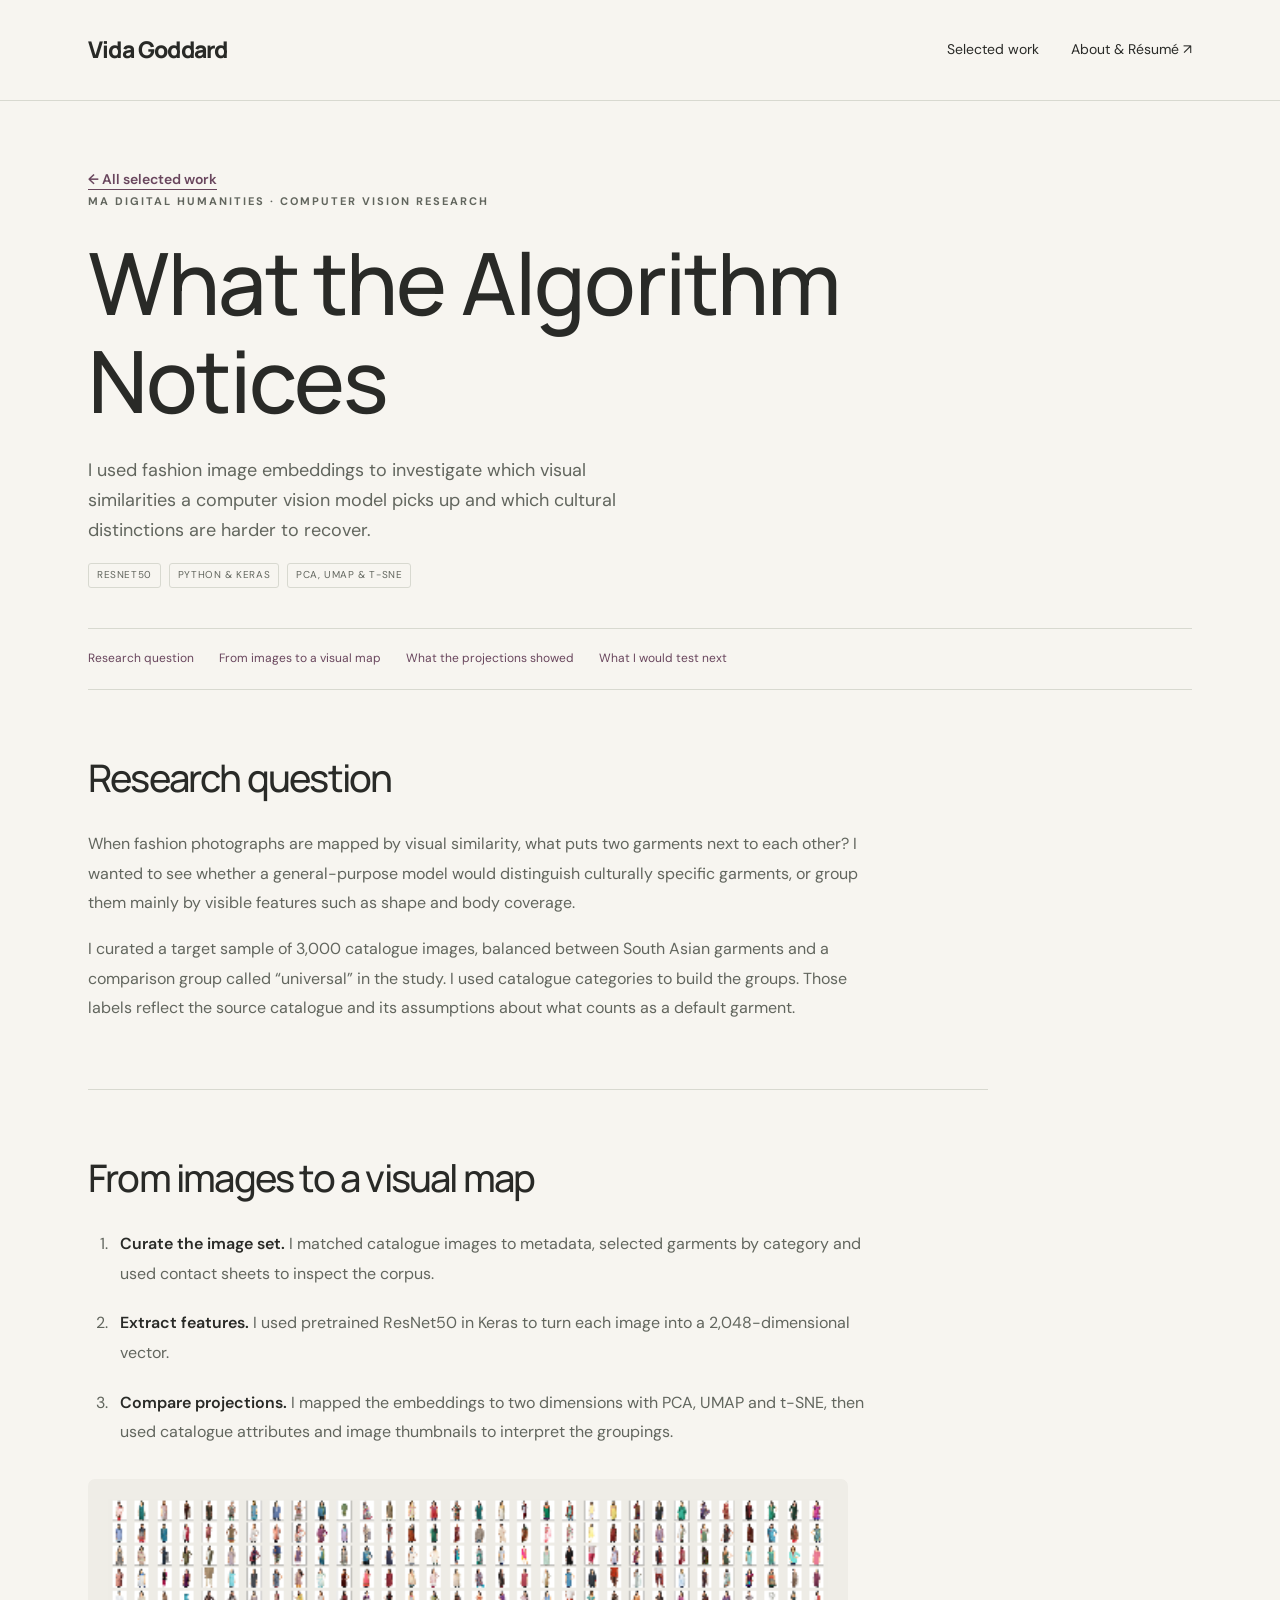
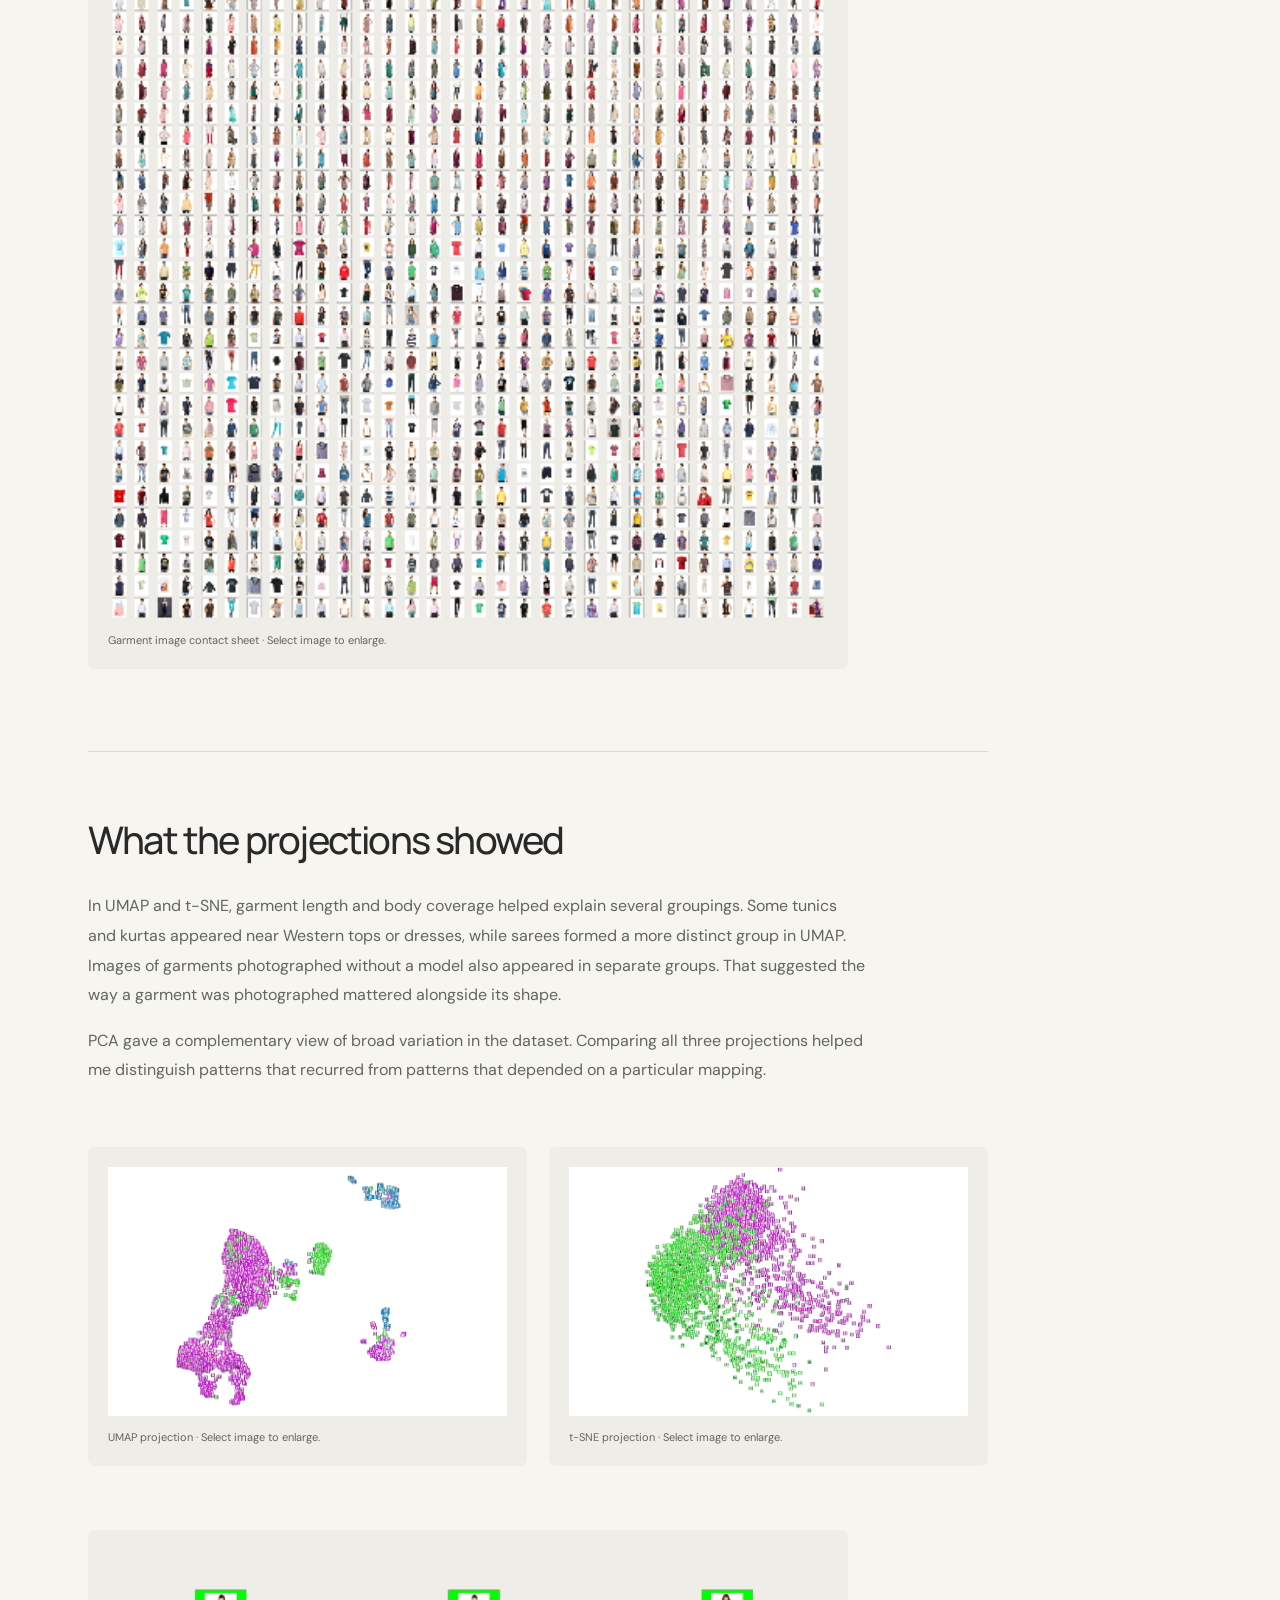
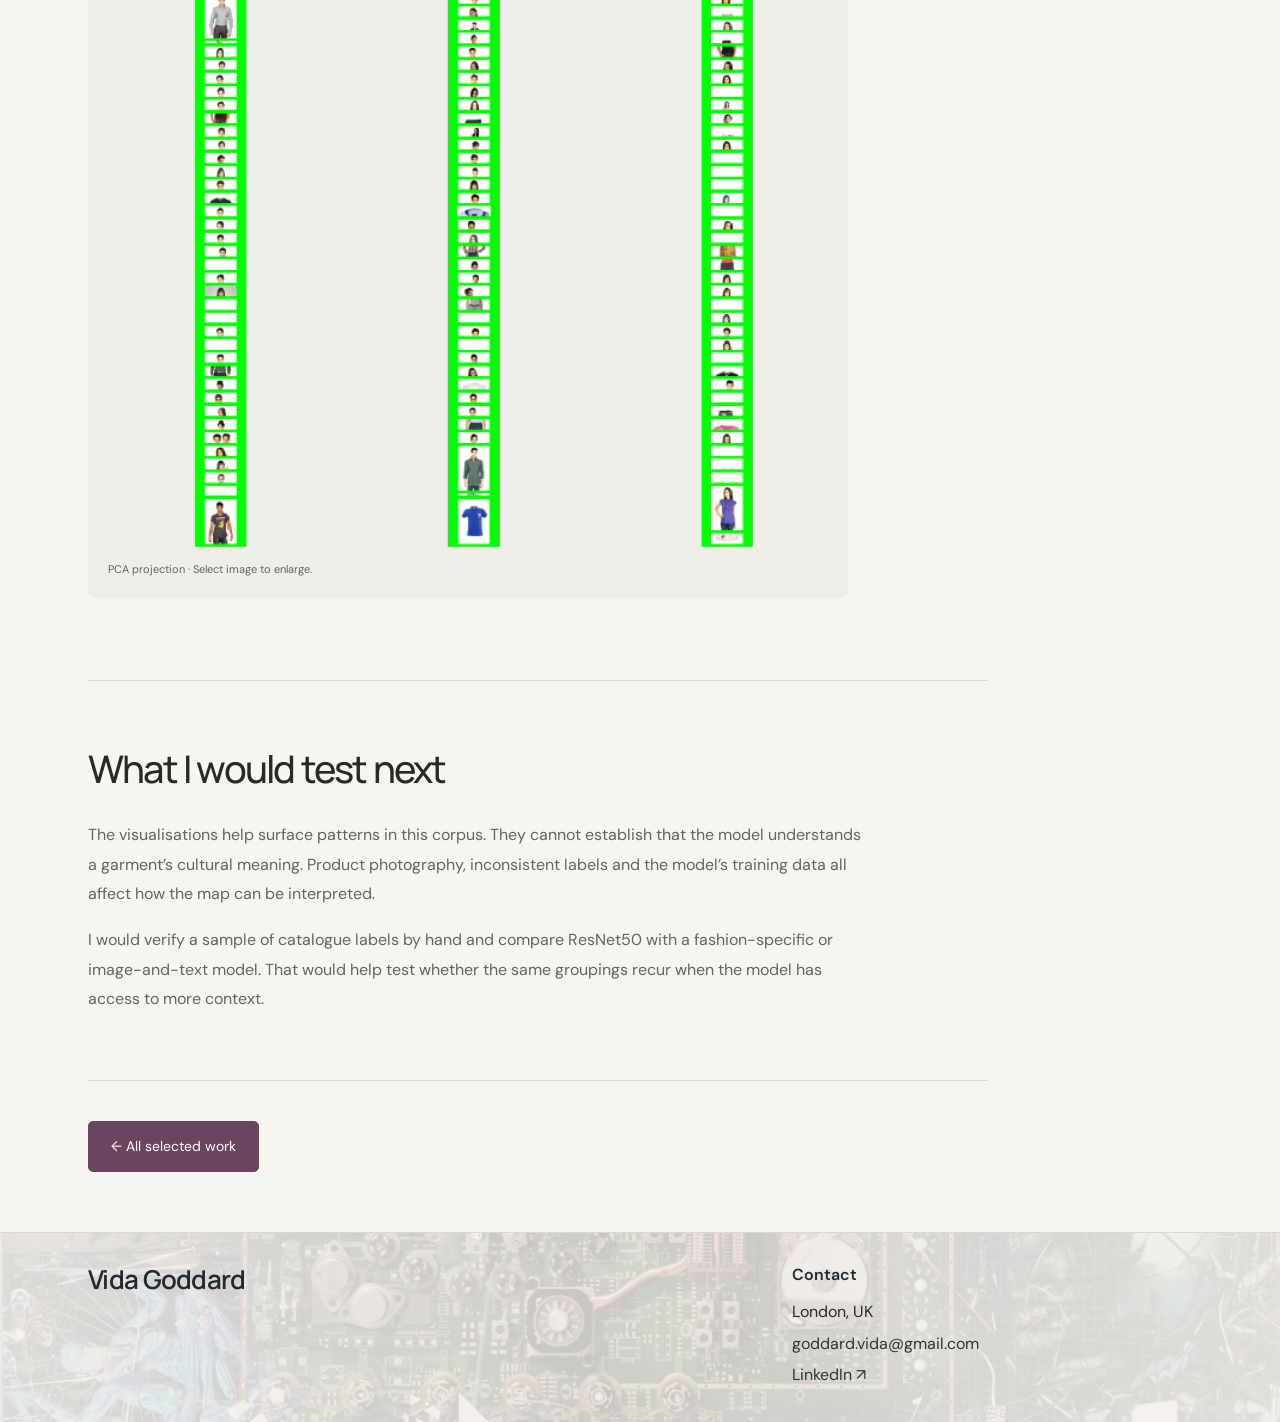
<file: what-the-algorithm-notices.html>
<!doctype html>
<html lang="en">
  <head>
    <meta charset="utf-8">
    <meta name="viewport" content="width=device-width,initial-scale=1">
    <meta name="description" content="I used fashion image embeddings to investigate which visual similarities a computer vision model picks up and which cultural distinctions are harder to recover.">
    <title>What the Algorithm Notices — Vida Goddard</title>
    <link rel="stylesheet" href="style.css">
  </head>
  <body>
    <a class="skip" href="#main">Skip to content</a>
    <header>
      <div class="wrap nav"><a class="brand" href="index.html" aria-label="Vida Goddard home">Vida Goddard</a>
        <nav aria-label="Main navigation"><a href="index.html">Selected work</a>
          <a href="about.html">About & Résumé ↗</a>
        </nav>
      </div>
    </header>
    <main id="main" class="wrap project-detail">
      <section class="about-hero">
        <a class="text-link" href="index.html#work">← All selected work</a>
        <div class="eyebrow">MA Digital Humanities · Computer vision research</div>
        <h1>What the Algorithm Notices</h1>
        <p class="intro">I used fashion image embeddings to investigate which visual similarities a computer vision model picks up and which cultural distinctions are harder to recover.</p>
        <div class="tags"><span class="tag">ResNet50</span>
          <span class="tag">Python &amp; Keras</span>
          <span class="tag">PCA, UMAP &amp; t-SNE</span>
        </div>
      </section>
      <nav class="case-nav" aria-label="Case study sections"><a href="#question">Research question</a>
        <a href="#method">From images to a visual map</a>
        <a href="#findings">What the projections showed</a>
        <a href="#reflection">What I would test next</a>
      </nav>
      <section class="story-section" id="question">
        <h2>Research question</h2>
        <p>When fashion photographs are mapped by visual similarity, what puts two garments next to each other? I wanted to see whether a general-purpose model would distinguish culturally specific garments, or group them mainly by visible features such as shape and body coverage.</p>
        <p>I curated a target sample of 3,000 catalogue images, balanced between South Asian garments and a comparison group called “universal” in the study. I used catalogue categories to build the groups. Those labels reflect the source catalogue and its assumptions about what counts as a default garment.</p>
      </section>
      <section class="story-section" id="method">
        <h2>From images to a visual map</h2>
        <ol class="process-list">
          <li><strong>Curate the image set.</strong> I matched catalogue images to metadata, selected garments by category and used contact sheets to inspect the corpus.</li>
          <li><strong>Extract features.</strong> I used pretrained ResNet50 in Keras to turn each image into a 2,048-dimensional vector.</li>
          <li><strong>Compare projections.</strong> I mapped the embeddings to two dimensions with PCA, UMAP and t-SNE, then used catalogue attributes and image thumbnails to interpret the groupings.</li>
        </ol>
        <figure>
          <a href="assets/fashion-sprite-sheet.png" target="_blank" rel="noopener noreferrer">
          <img src="assets/fashion-sprite-sheet.png" alt="Grid of catalogue garment photographs used in the visualisation" loading="lazy">
          </a>
          <figcaption>Garment image contact sheet · Select image to enlarge.</figcaption>
        </figure>
      </section>
      <section class="story-section" id="findings">
        <h2>What the projections showed</h2>
        <p>In UMAP and t-SNE, garment length and body coverage helped explain several groupings. Some tunics and kurtas appeared near Western tops or dresses, while sarees formed a more distinct group in UMAP. Images of garments photographed without a model also appeared in separate groups. That suggested the way a garment was photographed mattered alongside its shape.</p>
        <p>PCA gave a complementary view of broad variation in the dataset. Comparing all three projections helped me distinguish patterns that recurred from patterns that depended on a particular mapping.</p>
        <div class="linked-figure-pair">
          <figure>
            <a href="assets/fashion-umap.png" target="_blank" rel="noopener noreferrer">
            <img src="assets/fashion-umap.png" alt="UMAP projection of fashion image embeddings" loading="lazy">
            </a>
            <figcaption>UMAP projection · Select image to enlarge.</figcaption>
          </figure>
          <figure>
            <a href="assets/fashion-tsne.png" target="_blank" rel="noopener noreferrer">
            <img src="assets/fashion-tsne.png" alt="t-SNE projection of fashion image embeddings" loading="lazy">
            </a>
            <figcaption>t-SNE projection · Select image to enlarge.</figcaption>
          </figure>
        </div>
        <figure>
          <a href="assets/fashion-pca.png" target="_blank" rel="noopener noreferrer">
          <img src="assets/fashion-pca.png" alt="PCA projection of fashion image embeddings" loading="lazy">
          </a>
          <figcaption>PCA projection · Select image to enlarge.</figcaption>
        </figure>
      </section>
      <section class="story-section" id="reflection">
        <h2>What I would test next</h2>
        <p>The visualisations help surface patterns in this corpus. They cannot establish that the model understands a garment’s cultural meaning. Product photography, inconsistent labels and the model’s training data all affect how the map can be interpreted.</p>
        <p>I would verify a sample of catalogue labels by hand and compare ResNet50 with a fashion-specific or image-and-text model. That would help test whether the same groupings recur when the model has access to more context.</p>
      </section>
      <div class="actions project-end">
        <a class="button" href="index.html#work">← All selected work</a>
      </div>
    </main>
    <footer class="contact-footer minimal-contact">
      <div class="wrap footer-reference-grid">
        <div class="footer-identity">
          <h2>Vida Goddard</h2>
        </div>
        <div class="footer-contact-column">
          <h3>Contact</h3>
          <address><span>London, UK</span><a href="mailto:goddard.vida@gmail.com">goddard.vida@gmail.com</a>
            <a href="https://www.linkedin.com/in/vida-goddard-931a6939b" target="_blank" rel="noopener noreferrer" aria-label="Vida Goddard on LinkedIn">LinkedIn ↗</a>
          </address>
        </div>
      </div>
    </footer>
  </body>
</html>
</file>
<file: style.css>
@import url('https://fonts.googleapis.com/css2?family=DM+Sans:wght@400;500;600;700&family=Manrope:wght@400;500;600;700;800&display=swap');
:root{--paper:#f7f5f0;--ink:#292a27;--muted:#62665e;--plum:#69465d;--sage:#dce4d5;--line:#d8d9d0}*{box-sizing:border-box}html{scroll-behavior:smooth;scroll-padding-top:100px}body{margin:0;background:var(--paper);color:var(--ink);font:16px/1.65 'DM Sans',sans-serif}a{color:inherit;text-underline-offset:5px}button{font:inherit}a,button{ -webkit-tap-highlight-color:transparent}a:focus-visible,button:focus-visible,summary:focus-visible{outline:3px solid var(--plum);outline-offset:5px}.skip{position:absolute;left:20px;top:-80px;background:white;padding:12px;z-index:10}.skip:focus{top:10px}.wrap{max-width:1200px;margin:auto;padding:0 48px}header{border-bottom:1px solid var(--line)}.nav{display:flex;justify-content:space-between;align-items:center;min-height:100px;gap:24px}.brand{font-family:Manrope,sans-serif;font-size:25px;font-weight:800;text-decoration:none;letter-spacing:-1px}.brand span{color:var(--plum)}nav{display:flex;gap:32px;font-size:14px}nav a{text-decoration:none}nav a[aria-current=page]{color:var(--plum);border-bottom:1px solid}.eyebrow{text-transform:uppercase;font-size:11px;letter-spacing:2px;font-weight:700;color:var(--muted)}.hero{padding:80px 0 66px;display:grid;grid-template-columns:1.6fr 1fr;gap:70px;align-items:center}h1,h2,h3{font-family:Manrope,sans-serif;line-height:1.15;font-weight:500;letter-spacing:-1.8px}h1{font-size:clamp(42px,5.5vw,72px);margin:22px 0 26px}h1 em{font-family:Georgia,serif;color:var(--plum);font-weight:400}h2{font-size:38px}h3{font-size:25px;letter-spacing:-.7px}.intro{max-width:560px;color:var(--muted);font-size:18px}.button{display:inline-flex;gap:24px;align-items:center;padding:13px 22px;border-radius:5px;background:var(--plum);color:white;text-decoration:none;font-size:14px;border:1px solid var(--plum);cursor:pointer}.button.secondary{color:var(--plum);background:transparent}.actions{display:flex;flex-wrap:wrap;gap:12px;margin-top:30px}.hero-art{height:330px;position:relative;display:grid;place-items:center;background:#ebe8e1;border-radius:50% 50% 5px 5px;overflow:hidden}.orbit{position:absolute;width:250px;height:250px;border:1px solid #a9afa1;border-radius:50%;transform:rotate(-25deg) scaleX(.65)}.orbit.two{transform:rotate(40deg) scaleX(.65)}.orbit.three{transform:rotate(100deg) scaleX(.65)}.art-label{position:absolute;bottom:25px;font:10px/1.5 'DM Sans',sans-serif;letter-spacing:2px;text-align:center}.flower{color:var(--plum);font-size:100px;line-height:1;z-index:1;transition:transform .8s}.hero-art:hover .flower{transform:rotate(45deg)}.ticker{display:flex;justify-content:space-between;gap:18px;border-top:1px solid var(--line);border-bottom:1px solid var(--line);padding:18px 0;font-size:11px;letter-spacing:1.5px;text-transform:uppercase;color:var(--muted)}.section-head{display:flex;align-items:end;justify-content:space-between;margin:58px 0 26px;gap:24px}.section-head h2{margin:8px 0 0}.small{font-size:13px;color:var(--muted)}.filters{display:flex;gap:8px;flex-wrap:wrap}.filter{border:1px solid var(--line);border-radius:30px;padding:7px 15px;background:transparent;cursor:pointer;font-size:12px}.filter[aria-pressed=true]{background:var(--ink);color:var(--paper);border-color:var(--ink)}.projects{display:grid;grid-template-columns:1fr 1fr;gap:30px}.project{min-width:0}.project[hidden]{display:none}.project-image{height:325px;display:flex;align-items:center;justify-content:center;background:#e1e6db;border-radius:7px;overflow:hidden;position:relative;padding:24px}.project-image img{width:100%;max-height:100%;object-fit:contain;box-shadow:0 8px 24px #292a2714;transition:transform .4s}.project-image.archive{background:#e9e0d9}.project-number{position:absolute;top:13px;left:16px;font-size:10px;letter-spacing:1px}.project h3{margin:21px 0 9px}.project p{margin:0;color:var(--muted);font-size:15px}.tags{display:flex;gap:8px;flex-wrap:wrap;margin:15px 0}.tag{font-size:10px;text-transform:uppercase;letter-spacing:.6px;color:var(--muted);border:1px solid var(--line);padding:3px 8px;border-radius:3px}details{border-top:1px solid var(--line);margin-top:20px}summary{padding:15px 0;cursor:pointer;font-size:13px;font-weight:600;list-style:none;display:flex;justify-content:space-between}summary:after{content:'+';font-size:20px;color:var(--plum)}details[open]>summary:after{content:'−'}.case{padding:0 0 20px}.case h4{font-size:14px;margin:24px 0 8px}.case p,.case li{font-size:14px;color:var(--muted)}.case ul{padding-left:20px}.case figure{margin:24px 0}.case img{width:100%;border:1px solid var(--line)}figcaption{font-size:11px;color:var(--muted);margin-top:8px}.note{background:#eee9ed;border-left:2px solid var(--plum);padding:14px;margin-top:20px}.about-strip{margin:75px 0 0;border-top:1px solid var(--line);padding:50px 0;display:grid;grid-template-columns:1fr 1fr;gap:60px}.about-strip h2{margin:10px 0 20px}.text-link{font-size:14px;font-weight:600;color:var(--plum)}footer{border-top:1px solid var(--line);padding:27px 0;margin-top:30px}.footer-row{display:flex;justify-content:space-between;gap:20px;font-size:11px;color:var(--muted)}.about-hero{max-width:850px;padding:65px 0 40px}.about-hero h1{font-size:62px}.resume{display:grid;grid-template-columns:230px 1fr;gap:60px;padding:40px 0;border-top:1px solid var(--line)}.resume h2{font-size:24px;margin:0;letter-spacing:-.7px}.entry{margin:0 0 30px}.entry:last-child{margin:0}.entry h3{font-size:19px;letter-spacing:-.5px;margin:0 0 7px}.entry p{margin:7px 0;color:var(--muted);font-size:15px}.skills{display:flex;gap:10px;flex-wrap:wrap}.skills span{border:1px solid #c9cec2;padding:8px 14px;border-radius:4px;font-size:14px}.languages{display:grid;grid-template-columns:1fr 1fr;gap:18px}.languages div{display:flex;justify-content:space-between;border-bottom:1px solid var(--line);padding-bottom:14px;gap:16px}.languages span{color:var(--muted);font-size:13px}.print{margin:20px 0 50px}.print-hint{margin:10px 0;font-size:12px;color:var(--muted)}@media(max-width:760px){.wrap{padding:0 24px}.nav{min-height:80px}nav{gap:18px;font-size:12px}.hero{padding:45px 0;grid-template-columns:1fr;gap:30px}.hero-art{height:210px;border-radius:90px 90px 5px 5px}.orbit{width:175px;height:175px}.flower{font-size:70px}.art-label{right:20px;bottom:20px;text-align:right;font-size:8px}.ticker{font-size:9px;flex-wrap:wrap;justify-content:flex-start;gap:12px 24px}.section-head{align-items:start;flex-direction:column;margin-top:40px}.projects{grid-template-columns:1fr;gap:34px}.project-image{height:300px}.about-strip{grid-template-columns:1fr;gap:10px;margin-top:45px;padding:35px 0}.resume{grid-template-columns:1fr;gap:20px;padding:30px 0}.about-hero h1{font-size:44px}.languages{grid-template-columns:1fr}.footer-row{flex-direction:column;gap:5px}}@media(prefers-reduced-motion:reduce){html{scroll-behavior:auto}*,*:before,*:after{transition:none!important}}@media print{header,footer,.print,.skip{display:none}.wrap{padding:0;max-width:none}body{font:11pt/1.4 Arial;background:white}.about-hero{padding:0 0 20px}.about-hero h1{font-size:32px}.resume{padding:18px 0;gap:25px;grid-template-columns:160px 1fr;break-inside:avoid}.skills span{padding:4px 8px}.entry{margin-bottom:14px}.languages{gap:10px}a{text-decoration:none}}

.rewritten-cover{background:#e3e5ed;text-decoration:none}.case-link{display:flex;justify-content:space-between;padding:15px 0;border-top:1px solid var(--line);margin-top:20px;font-size:13px;font-weight:600;text-decoration:none}.case-link:hover{color:var(--plum)}.project-detail .about-hero{padding-bottom:25px}.case-nav{display:flex;flex-wrap:wrap;gap:12px 25px;padding:20px 0;border-top:1px solid var(--line);border-bottom:1px solid var(--line);font-size:12px}.case-nav a{text-decoration:none;color:var(--plum)}.story-section{max-width:900px;padding:50px 0;border-bottom:1px solid var(--line)}.story-section h2{max-width:800px;margin:14px 0 28px;line-height:1.25}.story-section h3{margin:38px 0 20px;line-height:1.3}.story-section p,.story-section li{max-width:780px;color:var(--muted);line-height:1.85}.story-section strong{color:var(--ink);font-weight:600}.story-section li{margin:12px 0}.story-section ul{padding-left:23px}.story-section figure{margin:32px 0;background:#efede7;padding:20px;border-radius:7px}.story-section img{width:100%;height:auto;display:block}.story-section figcaption{margin-top:12px}.project-detail .about-hero h1{font-size:clamp(48px,7vw,86px)}@media(max-width:760px){.story-section{padding:32px 0}.story-section h2{font-size:30px}.story-section figure{padding:10px}.case-nav{gap:10px 18px}.story-section p,.story-section li{font-size:15px}}

.project-image{text-decoration:none}.story-section blockquote{margin:30px 0;padding:22px 26px;border-left:3px solid var(--plum);background:#eee9ed;font:italic 23px/1.55 Georgia,serif;max-width:800px}.case-facts{display:grid;grid-template-columns:1fr 1fr;gap:1px;background:var(--line);border:1px solid var(--line);margin:30px 0;max-width:820px}.case-facts>div{background:var(--paper);padding:20px}.case-facts span{display:block;font-size:10px;letter-spacing:1px;text-transform:uppercase;color:var(--muted);margin-bottom:8px}.case-facts strong{font-size:15px}.case-facts.weights,.case-facts.query-facts{grid-template-columns:repeat(3,1fr)}.case-facts.weights strong{font:36px/1.2 Manrope,sans-serif;color:var(--plum)}.table-scroll{overflow-x:auto;margin:28px 0;max-width:900px}table{width:100%;border-collapse:collapse;font-size:14px;min-width:520px}caption{text-align:left;font-size:12px;color:var(--muted);margin-bottom:12px}th,td{text-align:left;vertical-align:top;padding:16px;border-bottom:1px solid var(--line);line-height:1.7}th{background:var(--sage);font-size:12px}td{color:var(--muted)}.definition-list{max-width:780px}.definition-list>div{padding:18px 0;border-bottom:1px solid var(--line)}dt{font-weight:600;margin-bottom:8px}dd{margin:0;color:var(--muted)}.process-list{padding-left:24px}.process-list li{padding-left:8px;margin:20px 0}.source-note{font-size:12px!important;border-top:1px solid var(--line);padding-top:20px;margin-top:30px}.project-end{margin:40px 0 60px}@media(max-width:600px){.case-facts{grid-template-columns:1fr}.case-facts>div{padding:16px}.case-facts.query-facts{grid-template-columns:1fr}.story-section blockquote{font-size:20px;padding:18px}}

/* Editorial layout refinements */
.hero{grid-template-columns:1fr;max-width:850px;padding:65px 0}.hero h1{max-width:820px}.hero .intro{max-width:650px}.ticker{justify-content:space-around}.story-section blockquote,.story-section .case-facts{clear:both}
.project-image:not(.rewritten-cover) img{max-height:225px;width:auto;max-width:100%;object-fit:contain}.project-image{padding:40px 25px 25px}.project .tags{margin-top:24px}.project h3{margin-top:24px}
.story-section{display:flow-root}.story-section figure{max-width:760px}.story-section .figure-compact{max-width:620px;margin:30px auto}.story-section .figure-aside{float:right;width:38%;max-width:340px;margin:6px 0 24px 30px;padding:14px}.story-section .figure-aside img{max-height:320px;object-fit:contain}.story-section .figure-aside+h3{margin-top:20px}.story-section .figure-aside~figure:not(.figure-aside){clear:both}
.systems-bento{display:grid;grid-template-columns:repeat(3,minmax(0,1fr));gap:16px;margin:26px 0 30px}.system-card{border:1px solid var(--line);border-radius:14px;padding:27px;background:#eee9ed}.system-card:first-child,.system-card:last-child{grid-column:span 2}.system-card:nth-child(2){background:#e5eadf}.system-card:nth-child(3){background:#ece6dc}.system-card:last-child{background:#e5e9eb}.system-kicker{display:flex;justify-content:space-between;gap:15px;font-size:10px;letter-spacing:1.2px;text-transform:uppercase;color:var(--muted)}.system-card h4{font:500 23px/1.3 Manrope,sans-serif;letter-spacing:-.7px;margin:24px 0 14px}.system-card p{font-size:14px;line-height:1.75;margin:0}.system-card[data-reveal]{transition:opacity .6s ease,transform .6s ease}.system-card.reveal-pending{opacity:0;transform:translateY(22px)}
@media(max-width:760px){.hero{padding:45px 0}.systems-bento{grid-template-columns:1fr 1fr}.system-card:first-child,.system-card:last-child{grid-column:auto}.system-card{padding:21px}.system-card h4{font-size:21px}.story-section .figure-aside{float:none;width:100%;max-width:430px;margin:24px auto}.project-image:not(.rewritten-cover) img{max-height:210px}}
@media(max-width:500px){.systems-bento{grid-template-columns:1fr}.system-card{padding:23px}.story-section .figure-compact{margin:24px 0}}@media(prefers-reduced-motion:reduce){.system-card.reveal-pending{opacity:1;transform:none}}@media print{.system-card.reveal-pending{opacity:1;transform:none}}

/* Europeana: explicit paired editorial layouts */
.editorial-split{display:grid;grid-template-columns:minmax(0,1fr) minmax(0,1fr);gap:30px;align-items:start;margin:24px 0 32px}.editorial-split>div{min-width:0}.editorial-split>div>p:first-child{margin-top:0}.story-section .editorial-split .split-figure{float:none;width:100%;max-width:none;clear:none;margin:0;padding:14px}.story-section .overview-split .split-figure img{max-height:370px;object-fit:contain}.story-section .concordance-split .split-figure img{height:auto}.linked-figure-pair{display:grid;grid-template-columns:minmax(0,1fr) minmax(0,1fr);gap:22px;margin:30px 0;align-items:start}.story-section .linked-figure-pair .paired-figure{float:none;clear:none;max-width:none;width:100%;margin:0;padding:14px}.linked-figure-pair a{display:flex;min-height:240px;align-items:center;justify-content:center;background:white}.story-section .linked-figure-pair img{max-height:300px;object-fit:contain}.story-section .linked-figure-pair figcaption{margin-top:12px}
@media(max-width:760px){.editorial-split,.linked-figure-pair{grid-template-columns:1fr;gap:20px}.story-section .overview-split .split-figure{max-width:430px;justify-self:center}.linked-figure-pair a{min-height:0}.story-section .linked-figure-pair img{max-height:none}}

.skill-categories{margin:0;display:grid;gap:0;min-width:0}.skill-categories>div{padding:22px 0;border-bottom:1px solid var(--line)}.skill-categories>div:first-child{padding-top:0}.skill-categories>div:last-child{border-bottom:0;padding-bottom:0}.skill-categories dt{font:500 19px/1.4 Manrope,sans-serif;letter-spacing:-.4px;margin:0 0 9px}.skill-categories dd{font-size:15px;line-height:1.8;color:var(--muted);margin:0}@media print{.skill-categories>div{padding:10px 0;break-inside:avoid}.skill-categories dt{font-size:12pt}.skill-categories dd{font-size:10pt}.resume:has(.skill-categories){break-inside:auto}}

.about-introduction{max-width:none;width:100%}.about-introduction h1{max-width:none;line-height:1.2}.about-introduction .intro{max-width:1000px}.resume-download{margin:25px 0 55px}.contact-footer{padding:42px 0}.footer-contact-top{display:flex;justify-content:space-between;align-items:start;gap:25px}.contact-footer h2{font-size:25px;letter-spacing:-.8px;margin:0 0 6px}.contact-footer p{font-size:13px;color:var(--muted);margin:0}.footer-contacts{display:flex;flex-wrap:wrap;gap:14px 32px;margin-top:25px;font-style:normal;font-size:14px}.footer-contacts a{text-decoration:none}.footer-contacts a:hover{text-decoration:underline}.brand{letter-spacing:-.8px;font-size:23px}@media(max-width:600px){.brand{font-size:18px}.nav{gap:15px}.nav nav{gap:12px;font-size:11px}.footer-contacts{flex-direction:column;gap:12px}.about-introduction h1{font-size:39px}.footer-contact-top .text-link{font-size:12px}}

.rewear-media{display:flow-root;margin:25px 0 36px}.rewear-media-copy{display:contents}.story-section .rewear-media-figure{float:right;width:44%;max-width:390px;clear:none;margin:0 0 22px 28px;padding:14px}.story-section .rewear-media-figure img{width:100%;height:auto;max-height:330px;object-fit:contain}.rewear-media{display:grid;grid-template-columns:minmax(0,1.15fr) minmax(0,.85fr);gap:28px;align-items:start}.rewear-media-copy{display:block;min-width:0}.rewear-media-copy p:first-child{margin-top:0}.story-section .rewear-media-figure{float:none;width:100%;max-width:none;margin:0}.story-section .rewear-diagram{width:100%;max-width:none;margin:32px 0}.rewear-diagram figcaption{font-size:13px;font-weight:600;color:var(--ink)}.prototype-embed{margin:25px 0 16px;background:#eeeae4;border:1px solid var(--line);border-radius:9px;overflow:hidden}.prototype-embed iframe{width:100%;height:600px;display:block;border:0}.prototype-fallback{font-size:13px}@media(max-width:760px){.rewear-media{grid-template-columns:1fr;gap:18px}.story-section .rewear-media-figure{max-width:460px;justify-self:center}.prototype-embed iframe{height:480px}}

.minimal-contact{background:#f5f5f4;padding:70px 0 80px;border-top:1px solid var(--line);margin-top:50px}.footer-reference-grid{display:grid;grid-template-columns:1.6fr 1fr;gap:65px;align-items:start}.minimal-contact .footer-identity h2{font:600 30px/1.3 Manrope,sans-serif;letter-spacing:-.7px;margin:0;color:#202b31}.footer-contact-column h3{font:600 16px/1.5 'DM Sans',sans-serif;letter-spacing:0;margin:0 0 22px;color:#202b31}.footer-contact-column address{display:flex;flex-direction:column;gap:12px;font-style:normal;font-size:18px;line-height:1.6}.footer-contact-column a{color:var(--muted);text-decoration:none;width:fit-content;overflow-wrap:anywhere}.footer-contact-column a:hover{text-decoration:underline}.rewritten-palette-layout{align-items:start}.story-section .rewritten-palette-layout .split-figure{max-width:350px;justify-self:end}.rewritten-palette-layout img{max-height:390px;object-fit:contain}@media(max-width:760px){.minimal-contact{padding:45px 0}.footer-reference-grid{grid-template-columns:1fr;gap:30px}.footer-contact-column address{font-size:16px}.story-section .rewritten-palette-layout .split-figure{justify-self:center;max-width:330px}.minimal-contact .footer-identity h2{font-size:26px}}

.rewear-home-left{grid-template-columns:minmax(0,.85fr) minmax(0,1.15fr)}@media(max-width:760px){.rewear-home-left{grid-template-columns:1fr}}

.visual-interests{border-top:1px solid var(--line);padding-top:45px;margin-top:65px}.visual-intro{display:grid;grid-template-columns:1fr 1fr;gap:45px;align-items:end;margin-bottom:28px}.visual-intro h2{margin:12px 0 0}.visual-intro p{color:var(--muted);max-width:440px;margin:0}.visual-gallery{display:grid;grid-template-columns:1fr 1.25fr;gap:25px}.visual-gallery figure{margin:0;min-width:0}.visual-gallery .visual-tall{grid-row:span 2}.visual-gallery a{display:block;background:#ebe8e1;overflow:hidden;border-radius:7px}.visual-gallery img{display:block;width:100%;height:240px;object-fit:cover;transition:transform .4s ease}.visual-gallery .visual-tall a{height:calc(100% - 32px);min-height:400px;background:#080e07}.visual-gallery .visual-tall img{height:100%;object-fit:contain}.visual-gallery a:hover img{transform:scale(1.025)}.visual-gallery figcaption{font-size:11px;letter-spacing:.4px;margin-top:10px;color:var(--muted)}.visual-credit{font-size:12px;color:var(--muted);margin-top:18px}@media(max-width:760px){.visual-intro{grid-template-columns:1fr;gap:20px}.visual-gallery{grid-template-columns:1fr;gap:24px}.visual-gallery .visual-tall{grid-row:auto}.visual-gallery .visual-tall a{height:auto;min-height:0}.visual-gallery .visual-tall img{height:auto;max-height:420px}.visual-gallery img{height:auto;max-height:330px;object-fit:contain}.visual-interests{margin-top:45px;padding-top:32px}}

/* Artwork placed within the page composition, without captions. */
.hero.hero-with-portrait{max-width:none;grid-template-columns:minmax(0,.8fr) minmax(0,1.35fr);gap:45px;align-items:center}.hero-portrait{border-radius:8px;overflow:hidden;background:#070d06}.hero-portrait img{display:block;width:100%;height:auto;max-height:440px;object-fit:contain}.hero-with-portrait h1{font-size:clamp(40px,4.5vw,62px);letter-spacing:-2px}.hero-copy{min-width:0}.hero-copy .eyebrow{font-size:9px;letter-spacing:1.4px}.minimal-contact{position:relative;isolation:isolate;overflow:hidden}.minimal-contact:before{content:'';position:absolute;inset:0;background:url('assets/human-circuitry.png') left center/440px auto no-repeat;opacity:.055;filter:grayscale(1);z-index:-1;pointer-events:none}.minimal-contact>.wrap{position:relative}.project-detail .rewear-art-intro{max-width:none;display:grid;grid-template-columns:minmax(0,.8fr) minmax(0,1.2fr);gap:45px;align-items:center;padding:55px 0 40px}.rewear-title-portrait{border-radius:8px;overflow:hidden;background:#287a99}.rewear-title-portrait img{display:block;width:100%;height:350px;object-fit:cover;object-position:32% center}.rewear-title-copy{min-width:0}.rewear-title-copy .eyebrow{line-height:1.7}.project-detail .rewear-art-intro h1{font-size:clamp(48px,6vw,76px)}@media(max-width:760px){.hero.hero-with-portrait{grid-template-columns:1fr;gap:25px}.hero-portrait{max-width:330px}.hero-portrait img{max-height:310px}.hero-with-portrait h1{font-size:44px}.project-detail .rewear-art-intro{grid-template-columns:1fr;gap:25px;padding-top:35px}.rewear-title-portrait img{height:240px;object-position:center 36%}.rewear-title-portrait{max-width:480px}.minimal-contact:before{background-size:340px auto;opacity:.04}}

/* Wider portrait crop and full-footer organic/mechanical collage. */
.project-detail .rewear-art-intro{grid-template-columns:minmax(0,.88fr) minmax(0,1.12fr)}
.rewear-title-portrait img{object-position:left center}
.minimal-contact:before{background-image:url('assets/organic-mechanical.jpg');background-position:center;background-size:100% 100%;opacity:.26;filter:none}
.minimal-contact .footer-contact-column a{color:#30372f}
@media(max-width:760px){.project-detail .rewear-art-intro{grid-template-columns:1fr}.rewear-title-portrait img{object-position:left center}.minimal-contact:before{background-size:cover;opacity:.26}}

/* Preserve the collage proportions and soften the busy areas beneath contact text. */
.minimal-contact:before{background-size:cover;background-position:center 45%;opacity:.22}
.minimal-contact:after{content:'';position:absolute;inset:0;z-index:-1;pointer-events:none;background:linear-gradient(90deg,rgba(247,245,240,.48),rgba(247,245,240,.08) 48%,rgba(247,245,240,.5))}
@media(max-width:760px){.minimal-contact:before{background-size:cover;background-position:58% center;opacity:.22}.minimal-contact:after{background:rgba(247,245,240,.25)}}

.minimal-contact{padding:30px 0 34px;margin-top:30px}.footer-contact-column h3{margin-bottom:12px}.footer-contact-column address{gap:6px;font-size:16px}.minimal-contact .footer-identity h2{font-size:26px}@media(max-width:760px){.minimal-contact{padding:25px 0 28px}.footer-reference-grid{gap:20px}.footer-contact-column address{font-size:15px}}

/* Move the whole project card together. */
.project {
  transition: transform .4s ease;
}

@media (hover: hover) and (prefers-reduced-motion: no-preference) {
  .project:hover {
    transform: scale(1.025);
  }
}
</file>
